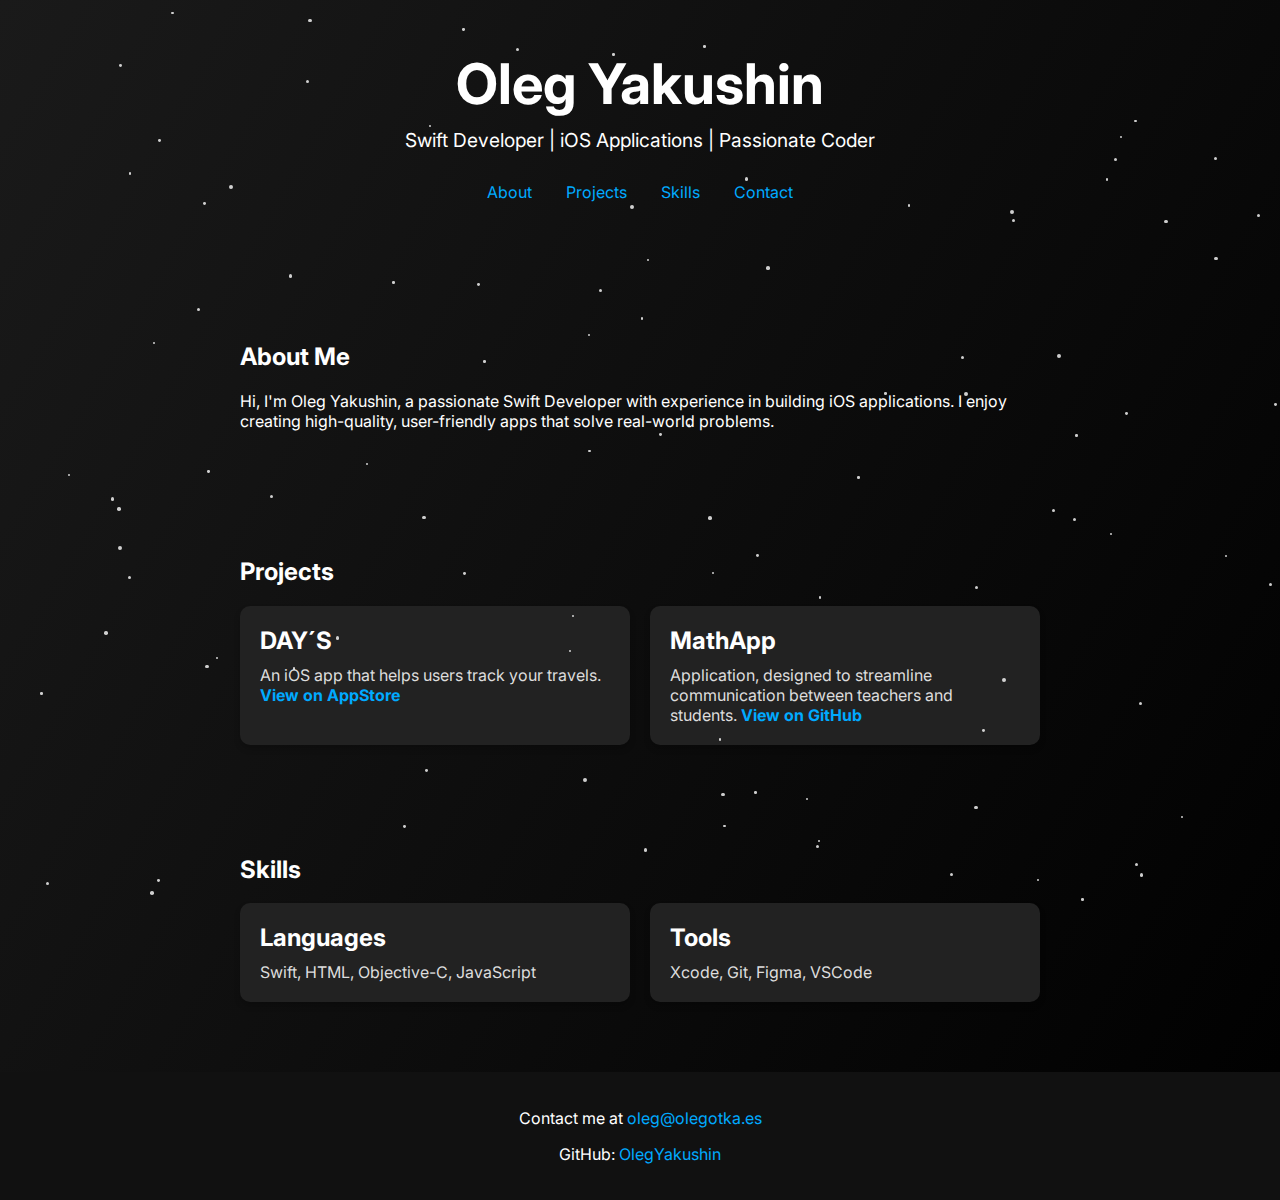
<file: index.html>
<!DOCTYPE html>
<html lang="en">

<head>
    <link rel="icon" href="assets/favicon-32x32.png" sizes="32x32" type="image/png">
    <meta name="description" content="Portfolio of Oleg Yakushin, a Swift developer specialized in iOS applications.">
<meta name="keywords" content="Oleg Yakushin, Swift, iOS developer, portfolio">
<meta name="author" content="Oleg Yakushin">
    <meta charset="UTF-8">
    <meta name="viewport" content="width=device-width, initial-scale=1.0">
    <title>Oleg Yakushin - Swift Developer</title>
    <link href="https://fonts.googleapis.com/css2?family=Inter:wght@300;400;600&display=swap" rel="stylesheet">
    <style>
      body {
            margin: 0;
            padding: 0;
            font-family: 'Inter', sans-serif;
            color: white;
            background: linear-gradient(120deg, #1a1a1a, #000000);
           
            position: relative;
        }

        .star {
            position: absolute;
            background: white;
            border-radius: 50%;
            animation: twinkle 5s infinite;
            opacity: 0.8;
        }

        @keyframes twinkle {
            0%, 100% {
                opacity: 0.5;
                transform: scale(1);
            }
            50% {
                opacity: 1;
                transform: scale(1.5);
            }
        }

        header {
            text-align: center;
            padding: 50px 20px;
        }

        header h1 {
            font-size: 3.5rem;
            margin: 0;
        }

        header p {
            font-size: 1.2rem;
            margin: 10px 0 30px;
        }

        nav {
            text-align: center;
            margin-top: 20px;
        }

        nav a {
            color: #00aaff;
            text-decoration: none;
            margin: 0 15px;
            font-size: 1rem;
            border-bottom: 1px solid transparent;
        }

        nav a:hover {
            border-bottom: 1px solid #00aaff;
        }

        section {
            max-width: 800px;
            margin: 50px auto;
            padding: 20px;
        }

        .projects, .skills {
            display: grid;
            grid-template-columns: repeat(auto-fit, minmax(300px, 1fr));
            gap: 20px;
        }

        .card {
            background: #222;
            border-radius: 10px;
            padding: 20px;
            box-shadow: 0 4px 6px rgba(0, 0, 0, 0.2);
        }

        .card h3 {
            margin: 0;
            font-size: 1.5rem;
        }

        .card p {
            margin: 10px 0 0;
            font-size: 1rem;
        }

        footer {
            text-align: center;
            padding: 20px;
            background: #111;
            margin-top: 50px;
        }

        footer a {
            color: #00aaff;
            text-decoration: none;
        }
    </style>
</head>
<body>
    <header>
        <h1>Oleg Yakushin</h1>
        <p>Swift Developer | iOS Applications | Passionate Coder</p>
        <nav>
            <a href="#about">About</a>
            <a href="#projects">Projects</a>
            <a href="#skills">Skills</a>
            <a href="#contact">Contact</a>
        </nav>
    </header>

    <section id="about">
        <h2>About Me</h2>
        <p>Hi, I'm Oleg Yakushin, a passionate Swift Developer with experience in building iOS applications. I enjoy creating high-quality, user-friendly apps that solve real-world problems.</p>
    </section>

    <section id="projects">
        <h2>Projects</h2>
        <div class="projects">
            <div class="card">
                <h3>DAY´S</h3>
                <p>An iOS app that helps users track your travels. <a href="https://apps.apple.com/tr/app/days/id6464660094">View on AppStore</a></p>
                <a href="days.html" class="project-link" style="display: none;">View Project</a>
            </div>
            <div class="card">
                <h3>MathApp</h3>
                <p>Application, designed to streamline communication between teachers and students. <a href="https://github.com/OlegYakushin/MathApp">View on GitHub</a></p>
                <a href="mathapp.html" class="project-link" style="display: none;">View Project</a>
            </div>
        </div>
    </section>

    <section id="skills">
        <h2>Skills</h2>
        <div class="skills">
            <div class="card">
                <h3>Languages</h3>
                <p>Swift, HTML, Objective-C, JavaScript</p>
            </div>
            <div class="card">
                <h3>Tools</h3>
                <p>Xcode, Git, Figma, VSCode</p>
            </div>
        </div>
    </section>
    <style>
        /* Стили для секции проектов */
        .projects {
            display: grid;
            grid-template-columns: repeat(auto-fit, minmax(300px, 1fr));
            gap: 20px;
        }
    
        .card {
            background: #222;
            border-radius: 10px;
            padding: 20px;
            box-shadow: 0 4px 6px rgba(0, 0, 0, 0.2); /* Начальная тень */
            transition: transform 0.3s ease, box-shadow 0.3s ease; /* Плавная анимация */
        }
    
        .card:hover {
            transform: translateY(-10px) scale(1.05); /* Поднимаем карточку и увеличиваем */
            box-shadow: 0 8px 15px rgba(0, 0, 0, 0.3); /* Увеличиваем тень */
        }
    
        .card h3 {
            margin: 0;
            font-size: 1.5rem;
            color: #fff;
        }
    
        .card p {
            font-size: 1rem;
            color: #ddd;
            margin-top: 10px;
        }
    
        .card a {
            color: #00aaff;
            text-decoration: none;
            font-weight: bold;
        }
    
        .card a:hover {
            text-decoration: underline;
        }
    </style>

    <footer id="contact">
        <p>Contact me at <a href="mailto:oleg@olegotka.es">oleg@olegotka.es</a></p>
        <p>GitHub: <a href="https://github.com/OlegYakushin">OlegYakushin</a></p>
       
</section>

<style>
    #subscribe {
        text-align: center;
        padding: 20px;
        background: rgba(255, 255, 255, 0.1);
        border-radius: 10px;
        max-width: 500px;
        margin: 30px auto;
    }

    #subscribe input {
        padding: 10px;
        width: 70%;
        margin-right: 10px;
    }

    #subscribe button {
        padding: 10px;
        background: #00aaff;
        color: white;
        border: none;
        border-radius: 5px;
        cursor: pointer;
    }
</style>
    </footer>
    <script>
        // Количество звезд
        const numberOfStars = 100;

        // Функция генерации случайного числа в диапазоне
        function random(min, max) {
            return Math.random() * (max - min) + min;
        }

        // Создаем звезды
        for (let i = 0; i < numberOfStars; i++) {
            const star = document.createElement('div');
            star.classList.add('star');
            
            // Задаем случайный размер звезды
            const size = random(2, 4); // Размер звезд от 2 до 4 пикселей
            star.style.width = `${size}px`;
            star.style.height = `${size}px`;
            
            // Случайное положение
            star.style.left = `${random(0, 100)}vw`;
            star.style.top = `${random(0, 100)}vh`;
            
            // Случайная задержка анимации
            star.style.animationDelay = `${random(0, 5)}s`;

            document.body.appendChild(star);
        }
    </script>
    <script async src="https://www.googletagmanager.com/gtag/js?id=G-75T821TKQY"></script>
    <script>
      window.dataLayer = window.dataLayer || [];
      function gtag(){dataLayer.push(arguments);}
      gtag('js', new Date());
    
      gtag('config', 'G-75T821TKQY');
    </script>
</body>
</html>
</file>
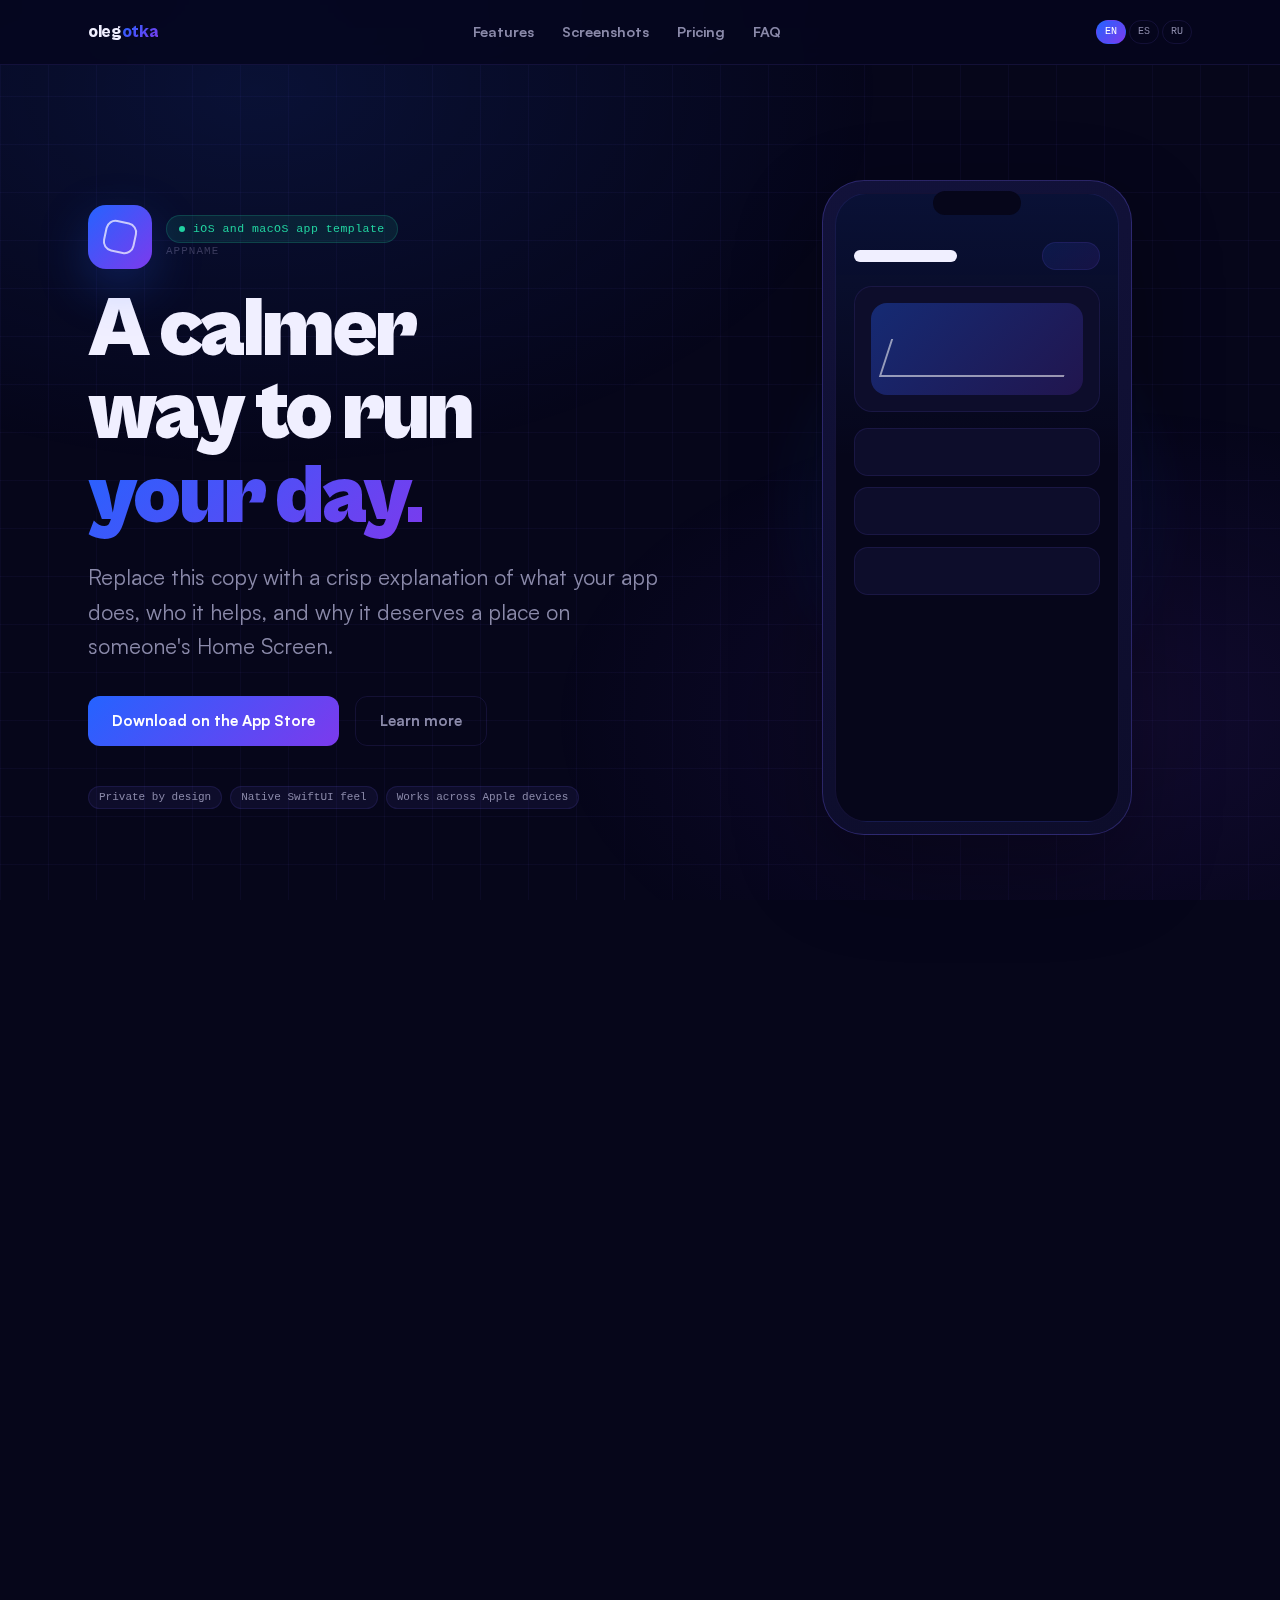
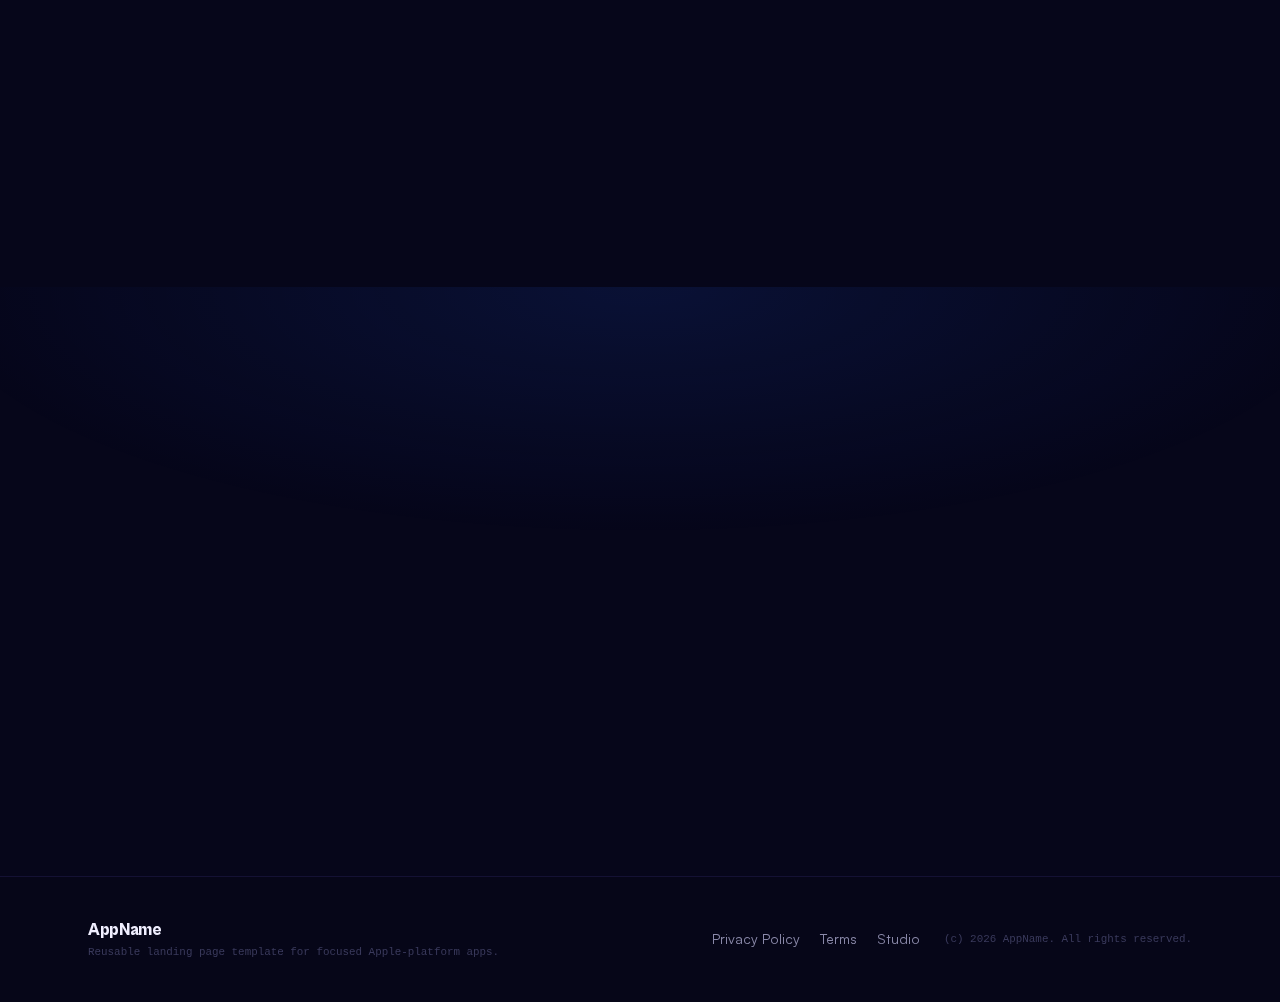
<file: apps/template/index.html>
<!DOCTYPE html>
<html lang="en" data-theme="dark">
<head>
  <meta charset="UTF-8">
  <meta name="viewport" content="width=device-width,initial-scale=1.0">
  <title>AppName - Premium app landing template</title>
  <meta name="description" content="A reusable premium app landing page template for iOS and macOS apps by Olegotka Studio.">
  <meta name="robots" content="noindex,follow">
  <link rel="canonical" href="https://olegotka.es/apps/template/">
  <link rel="icon" href="/assets/favicon.ico" sizes="any">
  <link rel="icon" href="/assets/favicon.svg" type="image/svg+xml">
  <style>
    @font-face{font-family:'Satoshi';src:url('/assets/fonts/Satoshi-Regular.woff2') format('woff2');font-weight:400;font-style:normal;font-display:swap}
    @font-face{font-family:'Satoshi';src:url('/assets/fonts/Satoshi-Medium.woff2') format('woff2');font-weight:500;font-style:normal;font-display:swap}
    @font-face{font-family:'Satoshi';src:url('/assets/fonts/Satoshi-Bold.woff2') format('woff2');font-weight:700;font-style:normal;font-display:swap}
    @font-face{font-family:'Cabinet Grotesk';src:url('/assets/fonts/CabinetGrotesk-Medium.woff2') format('woff2');font-weight:500;font-style:normal;font-display:swap}
    @font-face{font-family:'Cabinet Grotesk';src:url('/assets/fonts/CabinetGrotesk-Bold.woff2') format('woff2');font-weight:700;font-style:normal;font-display:swap}
    @font-face{font-family:'Cabinet Grotesk';src:url('/assets/fonts/CabinetGrotesk-ExtraBold.woff2') format('woff2');font-weight:800;font-style:normal;font-display:swap}
    @font-face{font-family:'Cabinet Grotesk';src:url('/assets/fonts/CabinetGrotesk-Black.woff2') format('woff2');font-weight:900;font-style:normal;font-display:swap}
    :root{
      --font-d:'Cabinet Grotesk','Inter',sans-serif;
      --font-b:'Satoshi','Inter',sans-serif;
      --font-m:'SF Mono','Menlo',monospace;
      --blue:#2563ff;--purple:#7c3aed;--ok:#22d3a0;
      --grad:linear-gradient(135deg,#2563ff 0%,#7c3aed 100%);
      --ease:cubic-bezier(.16,1,.3,1);--tr:200ms cubic-bezier(.16,1,.3,1);
      --r-sm:6px;--r-md:12px;--r-lg:16px;--r-xl:24px;--r-full:9999px;
      --cw:1200px;--sec:clamp(5rem,9vw,8rem);
    }
    html[data-theme="dark"]{
      --bg:#06061a;--bg-alt:#080820;--surface:#0d0d2b;--surface-2:#12123a;
      --border:rgba(120,100,255,.12);--border-h:rgba(120,100,255,.28);
      --text:#f0efff;--text-m:#8b8aaa;--text-f:#3a3a5c;
      --ok-bg:rgba(34,211,160,.1);--glass:rgba(6,6,26,.85);
      --grad-sub:linear-gradient(135deg,rgba(37,99,255,.12) 0%,rgba(124,58,237,.12) 100%);
      color-scheme:dark;
    }
    html[data-theme="light"]{
      --bg:#f7f8ff;--bg-alt:#eef2ff;--surface:#ffffff;--surface-2:#f5f6ff;
      --border:rgba(79,70,229,.14);--border-h:rgba(79,70,229,.32);
      --text:#101225;--text-m:#596078;--text-f:#9aa1b8;
      --ok-bg:rgba(34,211,160,.13);--glass:rgba(247,248,255,.85);
      --grad-sub:linear-gradient(135deg,rgba(37,99,255,.1) 0%,rgba(124,58,237,.1) 100%);
      color-scheme:light;
    }
    *,*::before,*::after{box-sizing:border-box;margin:0;padding:0}
    html{-webkit-font-smoothing:antialiased;scroll-behavior:smooth;scroll-padding-top:82px}
    body{font-family:var(--font-b);font-size:1rem;line-height:1.6;color:var(--text);background:var(--bg);min-height:100dvh;overflow-x:hidden}
    body::before{content:'';position:fixed;inset:0;z-index:0;pointer-events:none;background-image:linear-gradient(rgba(120,100,255,.05) 1px,transparent 1px),linear-gradient(90deg,rgba(120,100,255,.05) 1px,transparent 1px);background-size:48px 48px}
    body::after{content:'';position:fixed;inset:0;z-index:0;pointer-events:none;background:radial-gradient(ellipse 70% 60% at 20% 10%,rgba(37,99,255,.12),transparent 70%),radial-gradient(ellipse 60% 50% at 85% 80%,rgba(124,58,237,.1),transparent 70%)}
    h1,h2,h3,h4{font-family:var(--font-d);line-height:1.1;text-wrap:balance}
    p{text-wrap:pretty;max-width:68ch}
    a{color:inherit;text-decoration:none}
    button{cursor:pointer;background:none;border:none;font:inherit;color:inherit}
    .page{position:relative;z-index:1}
    .container{max-width:var(--cw);margin:0 auto;padding:0 clamp(1.5rem,4vw,3rem)}
    section{padding:var(--sec) 0}
    .grad-text{background:var(--grad);-webkit-background-clip:text;-webkit-text-fill-color:transparent;background-clip:text}
    .badge-pill{display:inline-flex;align-items:center;gap:.5rem;font-family:var(--font-m);font-size:.72rem;letter-spacing:.04em;color:var(--ok);background:var(--ok-bg);border:1px solid rgba(34,211,160,.2);border-radius:var(--r-full);padding:.25rem .75rem}
    .dot{width:6px;height:6px;border-radius:50%;background:var(--ok);flex-shrink:0;animation:pulse 2s ease-in-out infinite}
    @keyframes pulse{0%,100%{opacity:1}50%{opacity:.4}}
    .btn{display:inline-flex;align-items:center;justify-content:center;gap:.5rem;font-size:.9375rem;font-weight:700;padding:.75rem 1.5rem;border-radius:var(--r-md);min-height:48px;white-space:nowrap;transition:transform var(--tr),box-shadow var(--tr),filter var(--tr),border-color var(--tr),background var(--tr)}
    .btn:active{transform:scale(.97)}
    .btn-primary{background:var(--grad);color:#fff}
    .btn-primary:hover{box-shadow:0 6px 24px rgba(37,99,255,.35);filter:brightness(1.07)}
    .btn-ghost{color:var(--text-m);border:1.5px solid var(--border);background:transparent}
    .btn-ghost:hover{border-color:var(--border-h);color:var(--text);background:rgba(120,100,255,.06)}
    .card{background:var(--surface);border:1px solid var(--border);border-radius:var(--r-xl);padding:2rem;position:relative;overflow:hidden;transition:border-color var(--tr),box-shadow var(--tr),transform var(--tr)}
    .card::before{content:'';position:absolute;inset:0;background:var(--grad-sub);opacity:0;transition:opacity var(--tr);pointer-events:none}
    .card:hover{border-color:var(--border-h);transform:translateY(-3px);box-shadow:0 12px 40px rgba(37,99,255,.12),0 0 0 1px rgba(120,100,255,.15)}
    .card:hover::before{opacity:1}
    .card>*{position:relative;z-index:1}
    nav{position:sticky;top:0;z-index:100;background:var(--glass);backdrop-filter:saturate(180%) blur(16px);-webkit-backdrop-filter:saturate(180%) blur(16px);border-bottom:1px solid var(--border)}
    .nav-inner{max-width:var(--cw);height:64px;margin:0 auto;padding:0 clamp(1.5rem,4vw,3rem);display:flex;align-items:center;gap:1rem}
    .logo{font-family:var(--font-d);font-size:1.1rem;font-weight:800;letter-spacing:-.02em}
    .logo span{background:var(--grad);-webkit-background-clip:text;-webkit-text-fill-color:transparent;background-clip:text}
    .nav-links{display:flex;gap:.25rem;margin:0 auto}
    .nav-a{font-size:.9rem;font-weight:600;color:var(--text-m);padding:.375rem .75rem;border-radius:var(--r-sm);transition:color var(--tr),background var(--tr)}
    .nav-a:hover{color:var(--text);background:rgba(120,100,255,.08)}
    .nav-right{display:flex;align-items:center;gap:.5rem}
    .icon-btn{width:36px;height:36px;border:1px solid var(--border);border-radius:var(--r-full);display:none;place-items:center;color:var(--text-m);transition:all var(--tr)}
    .icon-btn:hover{border-color:var(--border-h);color:var(--text);background:rgba(120,100,255,.08)}
    .lang-sw{display:flex;align-items:center;gap:3px}
    .lang-btn{font-family:var(--font-m);font-size:10px;font-weight:500;color:var(--text-m);padding:3px 8px;border-radius:var(--r-full);border:1px solid var(--border);transition:all var(--tr)}
    .lang-btn.active{background:var(--grad);color:#fff;border-color:transparent}
    .hero{min-height:calc(100vh - 64px);display:flex;align-items:center;padding:clamp(5rem,9vw,8rem) 0}
    .hero-grid{display:grid;grid-template-columns:minmax(0,1fr) minmax(300px,430px);gap:clamp(2rem,7vw,6rem);align-items:center}
    .app-kicker{display:flex;align-items:center;gap:.875rem;margin-bottom:1.25rem}
    .app-icon{width:64px;height:64px;border-radius:18px;background:var(--grad);display:grid;place-items:center;box-shadow:0 18px 50px rgba(37,99,255,.25);position:relative;overflow:hidden}
    .app-icon::after{content:'';width:32px;height:32px;border:2px solid rgba(255,255,255,.7);border-radius:10px;transform:rotate(12deg)}
    .app-label{font-family:var(--font-m);font-size:.68rem;color:var(--text-f);letter-spacing:.1em;text-transform:uppercase}
    .hero-h1{font-size:clamp(3rem,.5rem + 6vw,6.7rem);font-weight:900;letter-spacing:-.03em;line-height:.98;margin-bottom:1.35rem}
    .hero-sub{font-size:clamp(1.125rem,1rem + .55vw,1.35rem);color:var(--text-m);max-width:54ch;margin-bottom:2rem}
    .hero-actions{display:flex;flex-wrap:wrap;gap:1rem;margin-bottom:2.5rem}
    .hero-points{display:flex;flex-wrap:wrap;gap:.5rem}
    .tag{display:inline-flex;align-items:center;font-family:var(--font-m);font-size:11px;color:var(--text-m);background:rgba(120,100,255,.08);border:1px solid var(--border);border-radius:var(--r-full);padding:2px .625rem;white-space:nowrap}
    .device-wrap{position:relative;min-height:560px;display:grid;place-items:center}
    .device-halo{position:absolute;width:min(76vw,460px);aspect-ratio:1;border-radius:50%;background:radial-gradient(circle,rgba(37,99,255,.18),transparent 68%);filter:blur(2px)}
    .phone{width:min(76vw,310px);aspect-ratio:9/19;border:1px solid var(--border-h);border-radius:42px;background:linear-gradient(160deg,var(--surface-2),var(--surface));padding:12px;box-shadow:0 34px 90px rgba(0,0,0,.32);position:relative}
    .phone::before{content:'';position:absolute;top:10px;left:50%;width:88px;height:24px;transform:translateX(-50%);border-radius:var(--r-full);background:var(--bg)}
    .phone-screen{height:100%;border-radius:32px;border:1px solid var(--border);background:linear-gradient(180deg,rgba(37,99,255,.12),transparent 42%),var(--bg);padding:3rem 1.1rem 1rem;display:flex;flex-direction:column;gap:1rem;overflow:hidden}
    .mock-row{display:flex;align-items:center;justify-content:space-between;gap:.75rem}
    .mock-title{height:12px;width:42%;border-radius:var(--r-full);background:var(--text)}
    .mock-pill{height:28px;width:58px;border-radius:var(--r-full);background:var(--grad-sub);border:1px solid var(--border)}
    .mock-card{border:1px solid var(--border);border-radius:18px;background:var(--surface);padding:1rem;min-height:110px}
    .mock-chart{height:92px;border-radius:16px;background:linear-gradient(135deg,rgba(37,99,255,.34),rgba(124,58,237,.18));position:relative;overflow:hidden}
    .mock-chart::after{content:'';position:absolute;left:14px;right:14px;bottom:18px;height:38px;border:2px solid rgba(255,255,255,.55);border-top:0;border-right:0;transform:skewX(-18deg)}
    .mock-list{display:grid;gap:.7rem}
    .mock-line{height:48px;border-radius:14px;background:var(--surface);border:1px solid var(--border)}
    .sec-head{margin-bottom:3rem}
    .sec-pre{font-family:var(--font-m);font-size:.68rem;color:var(--text-f);letter-spacing:.1em;text-transform:uppercase;margin-bottom:.75rem;display:block}
    .sec-h2{font-size:clamp(2rem,1.2rem + 2.5vw,3.2rem);font-weight:800;letter-spacing:-.025em;margin-bottom:1rem}
    .sec-sub{font-size:1rem;color:var(--text-m);max-width:52ch}
    .features-grid{display:grid;grid-template-columns:repeat(3,1fr);gap:1.25rem}
    .feature-icon,.step-num{width:44px;height:44px;border-radius:.75rem;background:var(--grad-sub);border:1px solid var(--border);display:grid;place-items:center;margin-bottom:1.25rem;font-family:var(--font-d);font-weight:800;color:var(--text)}
    .card-title{font-family:var(--font-d);font-size:1.2rem;font-weight:700;letter-spacing:-.02em;margin-bottom:.5rem}
    .card-text{font-size:.9375rem;color:var(--text-m);line-height:1.55}
    #screenshots{background:var(--bg-alt)}
    .shots-grid{display:grid;grid-template-columns:1.2fr .9fr .9fr;gap:1.25rem;align-items:stretch}
    .shot{min-height:360px;border-radius:var(--r-xl);border:1px solid var(--border);background:var(--surface);padding:1rem;overflow:hidden;position:relative}
    .shot.large{grid-row:span 2;min-height:560px}
    .shot-screen{height:100%;border-radius:18px;background:linear-gradient(145deg,rgba(37,99,255,.16),rgba(124,58,237,.08)),var(--bg);border:1px solid var(--border);padding:1rem;display:flex;flex-direction:column;gap:.8rem}
    .shot-bar{height:11px;border-radius:var(--r-full);background:var(--text);opacity:.85}
    .shot-block{flex:1;border-radius:16px;background:var(--surface);border:1px solid var(--border)}
    .shot-caption{position:absolute;left:1.25rem;right:1.25rem;bottom:1.25rem;font-family:var(--font-m);font-size:.68rem;color:var(--text-f);letter-spacing:.08em;text-transform:uppercase}
    .steps-grid,.pricing-grid{display:grid;grid-template-columns:repeat(3,1fr);gap:1.25rem}
    .price-card{display:flex;flex-direction:column;gap:1.25rem}
    .price-card.featured{background:var(--surface-2);border-color:rgba(37,99,255,.4);box-shadow:0 0 0 1px rgba(37,99,255,.2),0 20px 60px rgba(37,99,255,.12)}
    .price-popular{position:absolute;top:1.25rem;right:1.25rem;font-family:var(--font-m);font-size:10px;color:#fff;background:var(--grad);border-radius:var(--r-full);padding:3px .625rem}
    .price-amount{font-family:var(--font-d);font-size:clamp(1.9rem,1rem + 2vw,2.6rem);font-weight:800;letter-spacing:-.04em;line-height:1}
    .price-note{font-family:var(--font-m);font-size:.68rem;color:var(--text-f);margin-top:.25rem}
    .price-divider{height:1px;background:var(--border)}
    .price-feature{font-size:.875rem;color:var(--text-m);display:flex;align-items:flex-start;gap:.5rem;line-height:1.4}
    .price-feature::before{content:'->';color:var(--blue);flex-shrink:0;font-family:var(--font-m);font-size:.7rem;margin-top:.08rem}
    .faq-list{display:grid;grid-template-columns:1fr 1fr;gap:1rem}
    details{background:var(--surface);border:1px solid var(--border);border-radius:var(--r-lg);padding:1.25rem;transition:border-color var(--tr),background var(--tr)}
    details:hover,details[open]{border-color:var(--border-h);background:var(--surface-2)}
    summary{cursor:pointer;font-weight:700;list-style:none;display:flex;justify-content:space-between;gap:1rem}
    summary::-webkit-details-marker{display:none}
    summary::after{content:'+';font-family:var(--font-m);color:var(--text-f)}
    details[open] summary::after{content:'-'}
    details p{margin-top:.75rem;color:var(--text-m);font-size:.9375rem}
    .final-cta{text-align:center;background:radial-gradient(ellipse 80% 60% at 50% 0%,rgba(37,99,255,.12),transparent 70%)}
    .cta-inner{max-width:760px;margin:0 auto;padding:0 clamp(1.5rem,4vw,3rem);display:flex;flex-direction:column;align-items:center;gap:1.75rem}
    .cta-h2{font-size:clamp(2rem,1rem + 4vw,4.5rem);font-weight:900;letter-spacing:-.03em}
    footer{padding:2.5rem 0;border-top:1px solid var(--border);background:color-mix(in srgb,var(--bg) 94%,#000 6%)}
    .footer-inner{max-width:var(--cw);margin:0 auto;padding:0 clamp(1.5rem,4vw,3rem);display:grid;grid-template-columns:1fr auto auto;align-items:center;gap:1.5rem}
    .f-logo{font-family:var(--font-d);font-size:1.05rem;font-weight:800;letter-spacing:-.02em}
    .f-links{display:flex;gap:1.25rem;flex-wrap:wrap}
    .f-link,.f-copy{font-size:.875rem;color:var(--text-m)}
    .f-copy{font-family:var(--font-m);font-size:.68rem;color:var(--text-f)}
    .reveal{opacity:0;transform:translateY(18px);transition:opacity 550ms var(--ease),transform 550ms var(--ease)}
    .reveal.in{opacity:1;transform:none}
    @media(max-width:980px){
      .hero-grid{grid-template-columns:1fr}
      .device-wrap{min-height:500px}
      .features-grid,.steps-grid,.pricing-grid{grid-template-columns:1fr 1fr}
      .shots-grid{grid-template-columns:1fr 1fr}
      .shot.large{grid-column:1/-1;min-height:460px}
      .footer-inner{grid-template-columns:1fr}
    }
    @media(max-width:680px){
      .nav-inner{height:auto;min-height:64px;display:grid;grid-template-columns:1fr auto;gap:.75rem;padding:.8rem 1rem}
      .nav-links{grid-column:1/-1;order:3;overflow:auto;margin:0;padding-bottom:.1rem}
      .nav-a{white-space:nowrap}
      .hero{padding-top:4rem}
      .hero-actions .btn{width:100%}
      .device-wrap{min-height:420px}
      .phone{width:min(78vw,270px)}
      .features-grid,.steps-grid,.pricing-grid,.faq-list,.shots-grid{grid-template-columns:1fr}
      .shot,.shot.large{min-height:340px}
      .card{padding:1.5rem}
      .footer-inner{text-align:left}
    }
  </style>
</head>
<body>
  <div class="page">
    <nav>
      <div class="nav-inner">
        <a href="/" class="logo" aria-label="Back to Olegotka homepage">oleg<span>otka</span></a>
        <div class="nav-links" aria-label="App page navigation">
          <a href="#features" class="nav-a" data-i18n="nav.features">Features</a>
          <a href="#screenshots" class="nav-a" data-i18n="nav.screenshots">Screenshots</a>
          <a href="#pricing" class="nav-a" data-i18n="nav.pricing">Pricing</a>
          <a href="#faq" class="nav-a" data-i18n="nav.faq">FAQ</a>
        </div>
        <div class="nav-right">
          <div class="lang-sw" aria-label="Language switcher">
            <button class="lang-btn active" type="button" data-lang="en">EN</button>
            <button class="lang-btn" type="button" data-lang="es">ES</button>
            <button class="lang-btn" type="button" data-lang="ru">RU</button>
          </div>
          <button class="icon-btn" type="button" data-theme-toggle aria-label="Toggle theme">
            <span data-theme-icon>L</span>
          </button>
        </div>
      </div>
    </nav>

    <main id="app-root"></main>

    <footer>
      <div class="footer-inner">
        <div>
          <a href="/" class="f-logo" data-app-name>AppName</a>
          <p class="f-copy" data-app-footer>Reusable landing page template for focused Apple-platform apps.</p>
        </div>
        <div class="f-links">
          <a href="#" class="f-link" data-i18n="footer.privacy">Privacy Policy</a>
          <a href="#" class="f-link" data-i18n="footer.terms">Terms</a>
          <a href="/" class="f-link" data-i18n="footer.studio">Studio</a>
        </div>
        <p class="f-copy" data-app-copy>(c) 2026 AppName. All rights reserved.</p>
      </div>
    </footer>
  </div>

  <script>
    const APP_TEMPLATE = {
      en: {
        appName: "AppName",
        tagline: "A calmer way to run your day.",
        description: "Replace this copy with a crisp explanation of what your app does, who it helps, and why it deserves a place on someone's Home Screen.",
        badge: "iOS and macOS app template",
        primaryCta: "Download on the App Store",
        secondaryCta: "Learn more",
        storeUrl: "#",
        nav: { features: "Features", screenshots: "Screenshots", pricing: "Pricing", faq: "FAQ" },
        heroTags: ["Private by design", "Native SwiftUI feel", "Works across Apple devices"],
        featuresTitle: "Designed for daily use.",
        featuresSubtitle: "Swap these cards for the app's strongest outcomes. Keep them short, concrete, and benefit-led.",
        features: [
          { icon: "01", title: "Fast capture", text: "Turn an idea, task, or moment into a clean record in seconds." },
          { icon: "02", title: "Smart organization", text: "Group the important things automatically without making users manage a system." },
          { icon: "03", title: "Gentle reminders", text: "Bring people back at the right time with quiet, useful nudges." },
          { icon: "04", title: "Offline first", text: "Make core flows feel instant even when the connection is unreliable." },
          { icon: "05", title: "Private sync", text: "Keep user data available across devices with a privacy-forward architecture." },
          { icon: "06", title: "Beautiful widgets", text: "Give users glanceable value from the Lock Screen and Home Screen." }
        ],
        screenshotsTitle: "Preview the product.",
        screenshotsSubtitle: "Use these placeholders until real App Store screenshots are ready.",
        screenshots: ["Today view", "Detail screen", "Widget state", "Settings"],
        stepsTitle: "How it works.",
        stepsSubtitle: "Three simple steps are enough for most app landing pages.",
        steps: [
          { title: "Capture", text: "Open the app and save the thing that matters with one focused action." },
          { title: "Refine", text: "The app organizes the context, timing, and next step automatically." },
          { title: "Return", text: "Come back through reminders, widgets, or search when the moment is right." }
        ],
        pricingTitle: "Simple pricing.",
        pricingSubtitle: "Placeholder plans for free, subscription, and lifetime purchase models.",
        pricing: [
          { name: "Free", price: "$0", note: "Starter plan", text: "For trying the core workflow.", features: ["Core app flow", "Limited items", "Basic widgets"], cta: "Start free" },
          { name: "Premium", price: "$4.99", note: "per month", text: "For people who use it every day.", features: ["Unlimited items", "Cloud sync", "Advanced reminders"], cta: "Start trial", featured: true },
          { name: "Lifetime", price: "$49", note: "one-time purchase", text: "For users who prefer to own it.", features: ["All premium features", "Future updates", "Family sharing placeholder"], cta: "Buy lifetime" }
        ],
        faqTitle: "Questions, answered.",
        faqSubtitle: "Replace these with product-specific launch, privacy, and billing answers.",
        faq: [
          { q: "Is this a real app?", a: "This is a reusable landing page template. Replace the placeholder content with your app's real details." },
          { q: "Where do the App Store buttons go?", a: "The CTA links use placeholder anchors for now. Point them to the App Store listing when the app is live." },
          { q: "Can I use this for macOS apps?", a: "Yes. The structure is written for Apple-platform apps and works for iOS, iPadOS, macOS, and watchOS." },
          { q: "Does it support dark and light mode?", a: "The template keeps light-theme tokens for later, but currently renders dark by default." },
          { q: "How should I customize screenshots?", a: "Replace the placeholders with real product imagery or screenshots once the app UI is stable." }
        ],
        finalTitle: "Ready for App Store launch.",
        finalText: "Use this closing section to repeat the main outcome and send visitors to the App Store.",
        footerDescription: "Reusable landing page template for focused Apple-platform apps.",
        copyright: "(c) 2026 AppName. All rights reserved.",
        footer: { privacy: "Privacy Policy", terms: "Terms", studio: "Studio" }
      },
      es: {
        appName: "AppName",
        tagline: "Una forma mas tranquila de organizar tu dia.",
        description: "Sustituye este texto por una explicacion clara de que hace tu app, a quien ayuda y por que merece estar en la pantalla de inicio.",
        badge: "Plantilla para apps iOS y macOS",
        primaryCta: "Descargar en App Store",
        secondaryCta: "Ver mas",
        storeUrl: "#",
        nav: { features: "Funciones", screenshots: "Capturas", pricing: "Precios", faq: "FAQ" },
        heroTags: ["Privada por diseno", "Sensacion nativa SwiftUI", "Para dispositivos Apple"],
        featuresTitle: "Disenada para uso diario.",
        featuresSubtitle: "Cambia estas tarjetas por los resultados mas fuertes de la app. Breves, concretos y orientados al beneficio.",
        features: [
          { icon: "01", title: "Captura rapida", text: "Convierte una idea, tarea o momento en un registro limpio en segundos." },
          { icon: "02", title: "Organizacion inteligente", text: "Agrupa lo importante automaticamente sin obligar al usuario a gestionar un sistema." },
          { icon: "03", title: "Recordatorios suaves", text: "Trae a las personas de vuelta en el momento adecuado con avisos utiles." },
          { icon: "04", title: "Offline primero", text: "Los flujos principales se sienten instantaneos incluso con mala conexion." },
          { icon: "05", title: "Sync privado", text: "Datos disponibles en todos los dispositivos con arquitectura enfocada en privacidad." },
          { icon: "06", title: "Widgets bonitos", text: "Valor visible desde la pantalla de bloqueo y la pantalla de inicio." }
        ],
        screenshotsTitle: "Vista previa del producto.",
        screenshotsSubtitle: "Usa estos placeholders hasta tener capturas reales para App Store.",
        screenshots: ["Vista de hoy", "Detalle", "Widget", "Ajustes"],
        stepsTitle: "Como funciona.",
        stepsSubtitle: "Tres pasos simples suelen bastar para una landing de app.",
        steps: [
          { title: "Captura", text: "Abre la app y guarda lo importante con una accion enfocada." },
          { title: "Refina", text: "La app organiza contexto, tiempo y siguiente paso automaticamente." },
          { title: "Vuelve", text: "Regresa con recordatorios, widgets o busqueda cuando toca." }
        ],
        pricingTitle: "Precios simples.",
        pricingSubtitle: "Planes placeholder para modelo gratis, suscripcion y compra lifetime.",
        pricing: [
          { name: "Gratis", price: "$0", note: "Plan inicial", text: "Para probar el flujo principal.", features: ["Flujo principal", "Items limitados", "Widgets basicos"], cta: "Empezar gratis" },
          { name: "Premium", price: "$4.99", note: "al mes", text: "Para quien la usa cada dia.", features: ["Items ilimitados", "Sync en la nube", "Recordatorios avanzados"], cta: "Probar", featured: true },
          { name: "Lifetime", price: "$49", note: "pago unico", text: "Para usuarios que prefieren comprar.", features: ["Todo premium", "Futuras actualizaciones", "Family sharing placeholder"], cta: "Comprar lifetime" }
        ],
        faqTitle: "Preguntas frecuentes.",
        faqSubtitle: "Sustituye estas respuestas por dudas reales de lanzamiento, privacidad y pagos.",
        faq: [
          { q: "Es una app real?", a: "Es una plantilla reutilizable. Cambia los placeholders por detalles reales de tu app." },
          { q: "A donde van los botones App Store?", a: "Ahora apuntan a enlaces placeholder. Cambialos por la ficha de App Store cuando este publicada." },
          { q: "Sirve para apps macOS?", a: "Si. La estructura funciona para iOS, iPadOS, macOS y watchOS." },
          { q: "Tiene modo claro y oscuro?", a: "La plantilla conserva tokens de tema claro para mas adelante, pero ahora se muestra en modo oscuro." },
          { q: "Como personalizo capturas?", a: "Sustituye los placeholders por imagenes reales cuando la UI este estable." }
        ],
        finalTitle: "Lista para lanzar en App Store.",
        finalText: "Usa este cierre para repetir el resultado principal y enviar visitantes al App Store.",
        footerDescription: "Plantilla reutilizable para landing pages de apps Apple.",
        copyright: "(c) 2026 AppName. Todos los derechos reservados.",
        footer: { privacy: "Privacidad", terms: "Terminos", studio: "Studio" }
      },
      ru: {
        appName: "AppName",
        tagline: "Spokoynyy sposob upravlyat dnem.",
        description: "Zamenite etot tekst na kratkoe opisanie: chto delaet prilozhenie, komu pomogaet i pochemu ego stoit ustanovit.",
        badge: "Shablon dlya iOS i macOS app",
        primaryCta: "Skachat v App Store",
        secondaryCta: "Uznat bolshe",
        storeUrl: "#",
        nav: { features: "Funkcii", screenshots: "Skriny", pricing: "Ceny", faq: "FAQ" },
        heroTags: ["Privacy first", "Native SwiftUI feel", "Dlya Apple devices"],
        featuresTitle: "Dlya ezhednevnogo ispolzovaniya.",
        featuresSubtitle: "Zamenite kartochki na glavnyye preimushchestva vashego prilozheniya.",
        features: [
          { icon: "01", title: "Bystryy vvod", text: "Sohranyayte ideyu, zadachu ili moment za neskolko sekund." },
          { icon: "02", title: "Umnaya organizaciya", text: "Vazhnoe gruppiruetsya avtomaticheski, bez slozhnoy sistemy." },
          { icon: "03", title: "Myagkie napominaniya", text: "Vozvrashchayte polzovatelya v nuzhnyy moment." },
          { icon: "04", title: "Offline first", text: "Osnovnye scenarii rabotayut bystro dazhe bez stabilnogo interneta." },
          { icon: "05", title: "Privatnyy sync", text: "Dannye dostupny na ustroystvah s fokusom na privacy." },
          { icon: "06", title: "Krasivye vidzhety", text: "Polza na Lock Screen i Home Screen s pervogo vzglyada." }
        ],
        screenshotsTitle: "Preview produkta.",
        screenshotsSubtitle: "Ispolzuyte placeholders, poka net realnyh App Store skrinshotov.",
        screenshots: ["Today view", "Detail", "Widget", "Settings"],
        stepsTitle: "Kak eto rabotaet.",
        stepsSubtitle: "Tri prostyh shaga dostatochno dlya bolshinstva app landing pages.",
        steps: [
          { title: "Zahvat", text: "Otkroyte app i sohranite vazhnoe odnim deystviem." },
          { title: "Utochnenie", text: "App organizuet kontekst, vremya i sleduyushchiy shag." },
          { title: "Vozvrat", text: "Vernites cherez reminder, widget ili search v nuzhnyy moment." }
        ],
        pricingTitle: "Prostye ceny.",
        pricingSubtitle: "Placeholder plany dlya free, subscription i lifetime purchase.",
        pricing: [
          { name: "Free", price: "$0", note: "Start", text: "Chtoby poprobovat osnovnoy flow.", features: ["Core flow", "Limited items", "Basic widgets"], cta: "Nachat" },
          { name: "Premium", price: "$4.99", note: "v mesyac", text: "Dlya ezhednevnogo ispolzovaniya.", features: ["Unlimited items", "Cloud sync", "Advanced reminders"], cta: "Trial", featured: true },
          { name: "Lifetime", price: "$49", note: "odin platezh", text: "Dlya teh, kto hochet kupit navsegda.", features: ["All premium", "Future updates", "Family sharing placeholder"], cta: "Kupit" }
        ],
        faqTitle: "Voprosy i otvety.",
        faqSubtitle: "Zamenite na realnye voprosy pro launch, privacy i billing.",
        faq: [
          { q: "Eto realnoe prilozhenie?", a: "Eto reusable landing page template. Zamenite placeholder content na realnye dannye." },
          { q: "Kuda vedut App Store knopki?", a: "Seychas eto placeholder links. Zamenite ih na App Store listing posle publikatcii." },
          { q: "Mozhno dlya macOS app?", a: "Da. Struktura podhodit dlya iOS, iPadOS, macOS i watchOS." },
          { q: "Est dark i light mode?", a: "Light-theme tokens sohraneny na budushchee, no seychas stranica renderitsya v dark mode." },
          { q: "Kak zamenit skrinshoty?", a: "Zamenite placeholders na realnye product images, kogda UI stabilen." }
        ],
        finalTitle: "Gotovo k App Store launch.",
        finalText: "Ispolzuyte final CTA, chtoby povtorit glavnoe preimushchestvo i otpravit v App Store.",
        footerDescription: "Reusable landing page template dlya Apple-platform apps.",
        copyright: "(c) 2026 AppName. Vse prava zashchishcheny.",
        footer: { privacy: "Privacy Policy", terms: "Terms", studio: "Studio" }
      }
    };

    const root = document.getElementById('app-root');
    let currentLang = 'en';

    function html(strings, ...values) {
      return strings.reduce((out, str, i) => out + str + (values[i] ?? ''), '');
    }

    function escapeText(value) {
      return String(value).replace(/[&<>"']/g, char => ({ '&':'&amp;', '<':'&lt;', '>':'&gt;', '"':'&quot;', "'":'&#039;' }[char]));
    }

    function renderPage(lang) {
      const data = APP_TEMPLATE[lang] || APP_TEMPLATE.en;
      document.documentElement.lang = lang;
      document.title = `${data.appName} - ${data.tagline}`;
      document.querySelectorAll('[data-app-name]').forEach(el => { el.textContent = data.appName; });
      document.querySelector('[data-app-footer]').textContent = data.footerDescription;
      document.querySelector('[data-app-copy]').textContent = data.copyright;
      document.querySelectorAll('[data-i18n]').forEach(el => {
        const key = el.getAttribute('data-i18n').split('.');
        let value = data;
        key.forEach(part => { value = value?.[part]; });
        if (value) el.textContent = value;
      });
      document.querySelectorAll('[data-lang]').forEach(btn => btn.classList.toggle('active', btn.dataset.lang === lang));

      root.innerHTML = html`
        <section class="hero">
          <div class="container hero-grid">
            <div class="hero-copy">
              <div class="app-kicker reveal">
                <div class="app-icon" aria-hidden="true"></div>
                <div>
                  <span class="badge-pill"><span class="dot"></span>${escapeText(data.badge)}</span>
                  <p class="app-label">${escapeText(data.appName)}</p>
                </div>
              </div>
              <h1 class="hero-h1 reveal">${escapeText(data.tagline.split(' ').slice(0,-2).join(' '))}<br><span class="grad-text">${escapeText(data.tagline.split(' ').slice(-2).join(' '))}</span></h1>
              <p class="hero-sub reveal">${escapeText(data.description)}</p>
              <div class="hero-actions reveal">
                <a href="${escapeText(data.storeUrl)}" class="btn btn-primary">${escapeText(data.primaryCta)}</a>
                <a href="#features" class="btn btn-ghost">${escapeText(data.secondaryCta)}</a>
              </div>
              <div class="hero-points reveal">${data.heroTags.map(tag => `<span class="tag">${escapeText(tag)}</span>`).join('')}</div>
            </div>
            <div class="device-wrap reveal" aria-label="App screenshot placeholder">
              <div class="device-halo"></div>
              <div class="phone">
                <div class="phone-screen">
                  <div class="mock-row"><span class="mock-title"></span><span class="mock-pill"></span></div>
                  <div class="mock-card"><div class="mock-chart"></div></div>
                  <div class="mock-list"><span class="mock-line"></span><span class="mock-line"></span><span class="mock-line"></span></div>
                </div>
              </div>
            </div>
          </div>
        </section>

        <section id="features">
          <div class="container">
            <div class="sec-head reveal">
              <span class="sec-pre">// Features</span>
              <h2 class="sec-h2">${escapeText(data.featuresTitle)}</h2>
              <p class="sec-sub">${escapeText(data.featuresSubtitle)}</p>
            </div>
            <div class="features-grid">
              ${data.features.map(item => `
                <article class="card reveal">
                  <div class="feature-icon">${escapeText(item.icon)}</div>
                  <h3 class="card-title">${escapeText(item.title)}</h3>
                  <p class="card-text">${escapeText(item.text)}</p>
                </article>
              `).join('')}
            </div>
          </div>
        </section>

        <section id="screenshots">
          <div class="container">
            <div class="sec-head reveal">
              <span class="sec-pre">// Screenshots</span>
              <h2 class="sec-h2">${escapeText(data.screenshotsTitle)}</h2>
              <p class="sec-sub">${escapeText(data.screenshotsSubtitle)}</p>
            </div>
            <div class="shots-grid">
              ${data.screenshots.map((label, index) => `
                <article class="shot ${index === 0 ? 'large' : ''} reveal">
                  <div class="shot-screen">
                    <span class="shot-bar" style="width:${index === 0 ? '46' : '58'}%"></span>
                    <span class="shot-block"></span>
                    <span class="shot-bar" style="width:72%;opacity:.45"></span>
                    <span class="shot-bar" style="width:54%;opacity:.28"></span>
                  </div>
                  <p class="shot-caption">${escapeText(label)}</p>
                </article>
              `).join('')}
            </div>
          </div>
        </section>

        <section id="how-it-works">
          <div class="container">
            <div class="sec-head reveal">
              <span class="sec-pre">// Flow</span>
              <h2 class="sec-h2">${escapeText(data.stepsTitle)}</h2>
              <p class="sec-sub">${escapeText(data.stepsSubtitle)}</p>
            </div>
            <div class="steps-grid">
              ${data.steps.map((step, index) => `
                <article class="card reveal">
                  <div class="step-num">${String(index + 1).padStart(2, '0')}</div>
                  <h3 class="card-title">${escapeText(step.title)}</h3>
                  <p class="card-text">${escapeText(step.text)}</p>
                </article>
              `).join('')}
            </div>
          </div>
        </section>

        <section id="pricing">
          <div class="container">
            <div class="sec-head reveal" style="text-align:center">
              <span class="sec-pre">// Pricing</span>
              <h2 class="sec-h2">${escapeText(data.pricingTitle)}</h2>
              <p class="sec-sub" style="margin:0 auto">${escapeText(data.pricingSubtitle)}</p>
            </div>
            <div class="pricing-grid">
              ${data.pricing.map(plan => `
                <article class="card price-card ${plan.featured ? 'featured' : ''} reveal">
                  ${plan.featured ? '<span class="price-popular">Best value</span>' : ''}
                  <div>
                    <h3 class="card-title">${escapeText(plan.name)}</h3>
                    <p class="card-text">${escapeText(plan.text)}</p>
                  </div>
                  <div>
                    <div class="price-amount ${plan.featured ? 'grad-text' : ''}">${escapeText(plan.price)}</div>
                    <p class="price-note">${escapeText(plan.note)}</p>
                  </div>
                  <div class="price-divider"></div>
                  ${plan.features.map(feature => `<p class="price-feature">${escapeText(feature)}</p>`).join('')}
                  <a href="${escapeText(data.storeUrl)}" class="btn ${plan.featured ? 'btn-primary' : 'btn-ghost'}" style="width:100%">${escapeText(plan.cta)}</a>
                </article>
              `).join('')}
            </div>
          </div>
        </section>

        <section id="faq">
          <div class="container">
            <div class="sec-head reveal">
              <span class="sec-pre">// FAQ</span>
              <h2 class="sec-h2">${escapeText(data.faqTitle)}</h2>
              <p class="sec-sub">${escapeText(data.faqSubtitle)}</p>
            </div>
            <div class="faq-list">
              ${data.faq.map((item, index) => `
                <details class="reveal" ${index === 0 ? 'open' : ''}>
                  <summary>${escapeText(item.q)}</summary>
                  <p>${escapeText(item.a)}</p>
                </details>
              `).join('')}
            </div>
          </div>
        </section>

        <section class="final-cta" id="download">
          <div class="cta-inner">
            <span class="badge-pill reveal"><span class="dot"></span>${escapeText(data.badge)}</span>
            <h2 class="cta-h2 reveal">${escapeText(data.finalTitle)}</h2>
            <p class="sec-sub reveal" style="text-align:center">${escapeText(data.finalText)}</p>
            <a href="${escapeText(data.storeUrl)}" class="btn btn-primary reveal">${escapeText(data.primaryCta)}</a>
          </div>
        </section>
      `;
      reveal();
    }

    function reveal() {
      const items = document.querySelectorAll('.reveal');
      const prefersReduced = window.matchMedia('(prefers-reduced-motion:reduce)').matches;
      if (prefersReduced) {
        items.forEach(item => item.classList.add('in'));
        return;
      }
      const observer = new IntersectionObserver(entries => {
        entries.forEach(entry => {
          if (!entry.isIntersecting) return;
          entry.target.classList.add('in');
          observer.unobserve(entry.target);
        });
      }, { threshold: .08 });
      items.forEach(item => observer.observe(item));
    }

    function applyTheme(theme) {
      document.documentElement.dataset.theme = theme;
      document.querySelector('[data-theme-icon]').textContent = theme === 'dark' ? 'L' : 'D';
      try { localStorage.setItem('app-template-theme', theme); } catch(e) {}
    }

    document.querySelectorAll('[data-lang]').forEach(btn => {
      btn.addEventListener('click', () => {
        currentLang = btn.dataset.lang;
        try { localStorage.setItem('app-template-lang', currentLang); } catch(e) {}
        renderPage(currentLang);
      });
    });

    document.querySelector('[data-theme-toggle]').addEventListener('click', () => {
      applyTheme('dark');
    });

    try {
      applyTheme('dark');
      const savedLang = localStorage.getItem('app-template-lang');
      currentLang = APP_TEMPLATE[savedLang] ? savedLang : 'en';
    } catch(e) {
      applyTheme('dark');
    }
    renderPage(currentLang);
  </script>
</body>
</html>
</file>
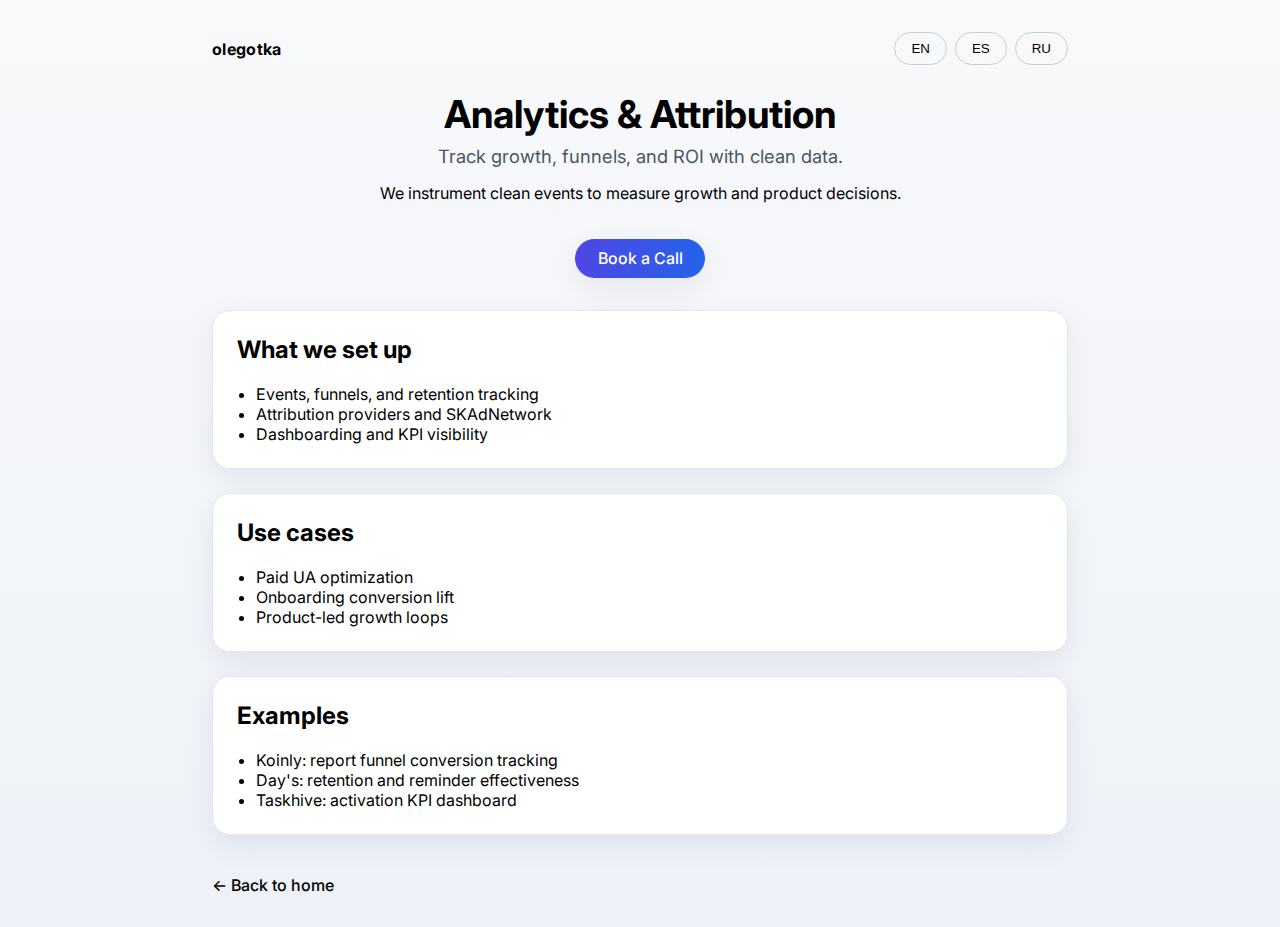
<file: analytics.html>
<!DOCTYPE html>
<html lang="en">
<head>
<!-- Google tag (gtag.js) -->
<script async src="https://www.googletagmanager.com/gtag/js?id=G-75T821TKQY"></script>
<script>
  window.dataLayer = window.dataLayer || [];
  function gtag(){dataLayer.push(arguments);}
  gtag('js', new Date());

  gtag('config', 'G-75T821TKQY');
</script>
  <meta charset="UTF-8" />
  <meta name="viewport" content="width=device-width, initial-scale=1.0" />
  <title>olegotka — Analytics & Attribution</title>
  <link href="https://fonts.googleapis.com/css2?family=Inter:wght@300;500;700&display=swap" rel="stylesheet" />
  <style>
    :root {
      --bg-light: #f8f9fb;
      --text-light: #000;
      --bg-dark: #121212;
      --text-dark: #fff;
      --card-light: #ffffff;
      --card-dark: #1e1e1e;
      --shadow-light: 0 10px 30px rgba(20, 36, 73, 0.08);
      --shadow-dark: 0 10px 30px rgba(0, 0, 0, 0.45);
      --accent: #2563eb;
      --accent-2: #4f46e5;
      --border-light: #e5e7eb;
    }
    body {
      font-family: 'Inter', sans-serif;
      margin: 0;
      background: linear-gradient(180deg, #f8f9fb 0%, #eef2f8 100%);
      color: var(--text-light);
      transition: 0.3s ease all;
    }
    body.dark {
      background: radial-gradient(circle at top, #1b1f2a 0%, #0f1115 60%);
      color: var(--text-dark);
    }
    *, *::before, *::after { box-sizing: border-box; }
    .container { max-width: 920px; margin: auto; padding: 2rem; }
    .topbar { display: flex; align-items: center; justify-content: space-between; gap: 1rem; margin-bottom: 1.5rem; }
    .language-switcher { display: flex; gap: 0.5rem; }
    .language-switcher button { border: 1px solid #ccc; background: transparent; padding: 0.5rem 1rem; border-radius: 999px; cursor: pointer; }
    body.dark .language-switcher button { border-color: rgba(255, 255, 255, 0.2); color: #e5e7eb; }
    .brand { display: inline-block; font-weight: 700; letter-spacing: 0.02em; text-decoration: none; color: inherit; }
    header { text-align: center; margin-bottom: 2rem; }
    h1 { font-size: 2.4rem; margin-bottom: 0.5rem; }
    .subtitle { font-size: 1.15rem; color: #4b5563; }
    body.dark .subtitle { color: #cbd5f5; }
    .cta-button { margin-top: 1.25rem; padding: 0.6rem 1.4rem; border: none; border-radius: 999px; font-weight: 500; cursor: pointer; background: linear-gradient(to right, var(--accent-2), var(--accent)); color: white; text-decoration: none; display: inline-block; box-shadow: var(--shadow-light); }
    .section { background: var(--card-light); border: 1px solid var(--border-light); border-radius: 18px; padding: 1.5rem; box-shadow: var(--shadow-light); margin-bottom: 1.5rem; }
    body.dark .section { background: var(--card-dark); border: 1px solid rgba(255, 255, 255, 0.08); box-shadow: var(--shadow-dark); }
    .section h2 { margin-top: 0; }
    .list { padding-left: 1.2rem; margin: 0.5rem 0 0; }
    .back-link { display: inline-block; margin-top: 1rem; text-decoration: none; color: inherit; font-weight: 500; }
  </style>
</head>
<body>
  <div class="container">
    <div class="topbar">
      <a class="brand" href="index.html">olegotka</a>
      <div class="language-switcher">
        <button onclick="changeLang('en')">EN</button>
        <button onclick="changeLang('es')">ES</button>
        <button onclick="changeLang('ru')">RU</button>
      </div>
    </div>

    <header>
      <h1 data-i18n="title">Analytics & Attribution</h1>
      <div class="subtitle" data-i18n="subtitle">Track growth, funnels, and ROI with clean data.</div>
      <p class="lead" data-i18n="lead">We instrument clean events to measure growth and product decisions.</p>
      <a class="cta-button" href="https://cal.com/olegotka/first-call" target="_blank" rel="noopener" data-i18n="cta">Book a Call</a>
    </header>

    <div class="section">
      <h2 data-i18n="section1">What we set up</h2>
      <ul class="list">
        <li data-i18n="point1">Events, funnels, and retention tracking</li>
        <li data-i18n="point2">Attribution providers and SKAdNetwork</li>
        <li data-i18n="point3">Dashboarding and KPI visibility</li>
      </ul>
    </div>

    <div class="section">
      <h2 data-i18n="section2">Use cases</h2>
      <ul class="list">
        <li data-i18n="point4">Paid UA optimization</li>
        <li data-i18n="point5">Onboarding conversion lift</li>
        <li data-i18n="point6">Product-led growth loops</li>
      </ul>
    </div>

    <div class="section">
      <h2 data-i18n="section3">Examples</h2>
      <ul class="list">
        <li data-i18n="point7">Koinly: report funnel conversion tracking</li>
        <li data-i18n="point8">Day's: retention and reminder effectiveness</li>
        <li data-i18n="point9">Taskhive: activation KPI dashboard</li>
      </ul>
    </div>

    <a class="back-link" href="index.html" data-i18n="back">← Back to home</a>
  </div>

  <script>
    const translations = {
      en: {


        title: "Analytics & Attribution",
        subtitle: "Track growth, funnels, and ROI with clean data.",
        lead: "We instrument clean events to measure growth and product decisions.",
        cta: "Book a Call",
        section1: "What we set up",
        section2: "Use cases",
        section3: "Examples",
        point1: "Events, funnels, and retention tracking",
        point2: "Attribution providers and SKAdNetwork",
        point3: "Dashboarding and KPI visibility",
        point4: "Paid UA optimization",
        point5: "Onboarding conversion lift",
        point6: "Product-led growth loops",
        back: "← Back to home"
        point7: "Koinly: report funnel conversion tracking",
        point8: "Day's: retention and reminder effectiveness",
        point9: "Taskhive: activation KPI dashboard"
      },
      ru: {


        title: "Аналитика и атрибуция",
        subtitle: "Чистые данные для роста и ROI.",
        lead: "Настраиваем чистую аналитику для роста и продуктовых решений.",
        cta: "Запросить консультацию",
        section1: "Что настраиваем",
        section2: "Сценарии",
        section3: "Примеры",
        point1: "События, воронки и удержание",
        point2: "Атрибуция и SKAdNetwork",
        point3: "Дашборды и KPI",
        point4: "Оптимизация платного трафика",
        point5: "Рост конверсии онбординга",
        point6: "Петли продуктового роста",
        back: "← На главную"
        point7: "Koinly: воронка формирования отчётов",
        point8: "Day's: удержание и эффективность напоминаний",
        point9: "Taskhive: KPI‑дашборд активации"
      },
      es: {


        title: "Analítica y atribución",
        subtitle: "Datos limpios para crecimiento y ROI.",
        lead: "Instrumentamos eventos limpios para medir crecimiento.",
        cta: "Agendar una llamada",
        section1: "Qué configuramos",
        section2: "Casos de uso",
        section3: "Ejemplos",
        point1: "Eventos, funnels y retención",
        point2: "Atribución y SKAdNetwork",
        point3: "Dashboards y KPIs",
        point4: "Optimización de UA pago",
        point5: "Mejora de conversión en onboarding",
        point6: "Loops de crecimiento",
        back: "← Volver al inicio"
        point7: "Koinly: tracking de conversión de reportes",
        point8: "Day's: retención y efectividad de recordatorios",
        point9: "Taskhive: dashboard de activación"
      }
    };

    function changeLang(lang) {
      const t = translations[lang];
      document.querySelectorAll("[data-i18n]").forEach(el => {
        const key = el.getAttribute("data-i18n");
        if (t[key]) {
          el.textContent = t[key];
        }
      });
      document.documentElement.lang = lang;
      localStorage.setItem("lang", lang);
    }

    const savedLang = localStorage.getItem("lang") || "en";
    changeLang(savedLang);

    const mediaQuery = window.matchMedia("(prefers-color-scheme: dark)");
    function applySystemTheme() {
      document.body.classList.toggle("dark", mediaQuery.matches);
    }
    applySystemTheme();
    mediaQuery.addEventListener("change", applySystemTheme);
  </script>
</body>
</html>
</file>
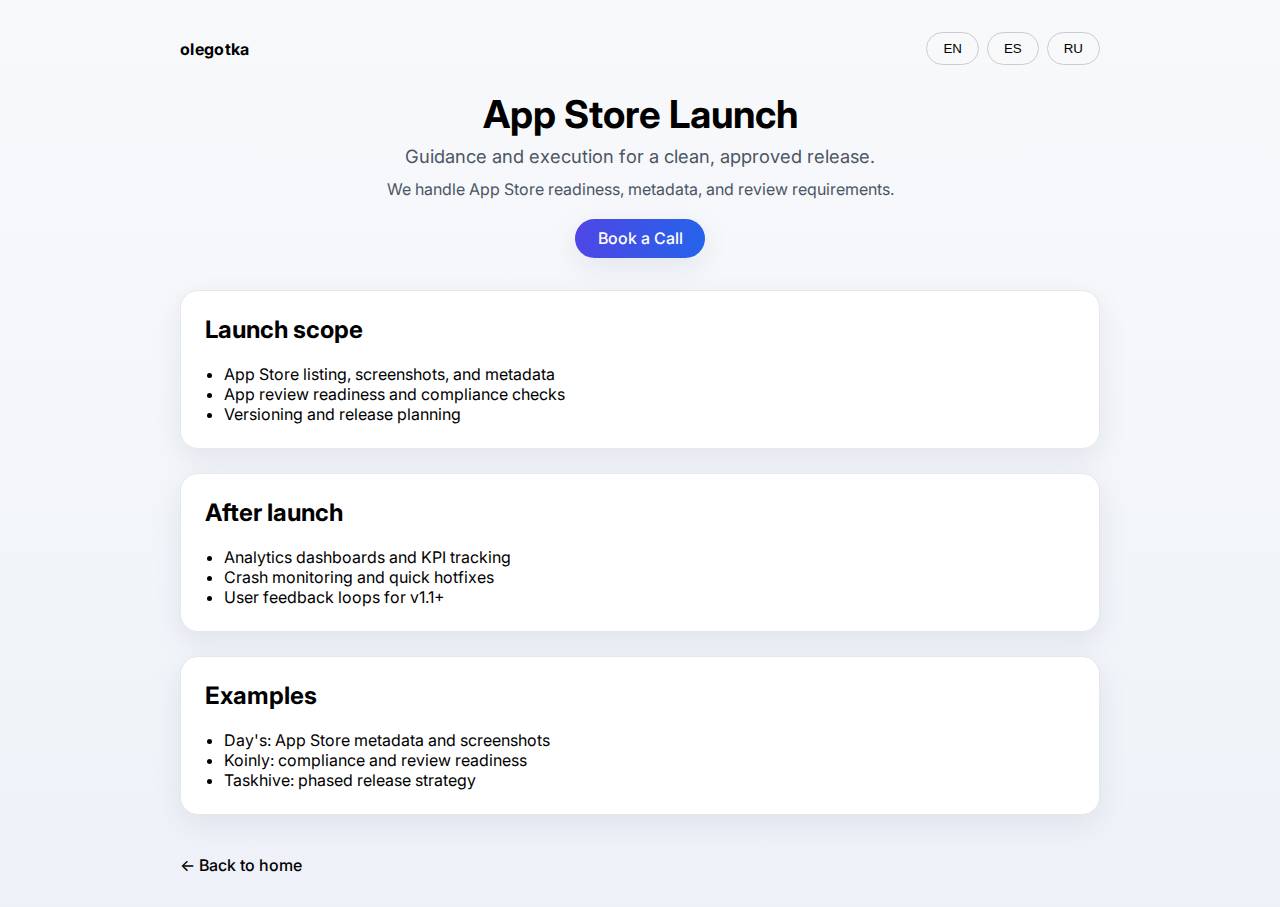
<file: appstore.html>
<!DOCTYPE html>
<html lang="en">
<head>
  <meta charset="UTF-8" />
  <meta name="viewport" content="width=device-width, initial-scale=1.0" />
  <title>olegotka — App Store Launch</title>
  <link href="https://fonts.googleapis.com/css2?family=Inter:wght@300;500;700&display=swap" rel="stylesheet" />
  <style>
    :root {
      --bg-light: #f8f9fb;
      --text-light: #000;
      --bg-dark: #121212;
      --text-dark: #fff;
      --card-light: #ffffff;
      --card-dark: #1e1e1e;
      --shadow-light: 0 10px 30px rgba(20, 36, 73, 0.08);
      --shadow-dark: 0 10px 30px rgba(0, 0, 0, 0.45);
      --accent: #2563eb;
      --accent-2: #4f46e5;
      --border-light: #e5e7eb;
    }
    body {
      font-family: 'Inter', sans-serif;
      margin: 0;
      background: linear-gradient(180deg, #f8f9fb 0%, #eef2f8 100%);
      color: var(--text-light);
      transition: 0.3s ease all;
    }
    body.dark {
      background: radial-gradient(circle at top, #1b1f2a 0%, #0f1115 60%);
      color: var(--text-dark);
    }
    .container {
      max-width: 920px;
      margin: auto;
      padding: 2rem;
    }
    .topbar {
      display: flex;
      align-items: center;
      justify-content: space-between;
      gap: 1rem;
      margin-bottom: 1.5rem;
    }
    .language-switcher {
      display: flex;
      gap: 0.5rem;
    }
    .language-switcher button {
      border: 1px solid #ccc;
      background: transparent;
      padding: 0.5rem 1rem;
      border-radius: 999px;
      cursor: pointer;
    }
    body.dark .language-switcher button {
      border-color: rgba(255, 255, 255, 0.2);
      color: #e5e7eb;
    }
    .brand {
      display: inline-block;
      font-weight: 700;
      letter-spacing: 0.02em;
      text-decoration: none;
      color: inherit;
    }
    header {
      text-align: center;
      margin-bottom: 2rem;
    }
    h1 {
      font-size: 2.4rem;
      margin-bottom: 0.5rem;
    }
    .subtitle {
      font-size: 1.15rem;
      color: #4b5563;
    }
    body.dark .subtitle {
      color: #cbd5f5;
    }
    .lead {
      max-width: 720px;
      margin: 0.75rem auto 0;
      font-size: 1rem;
      color: #4b5563;
    }
    body.dark .lead {
      color: #cbd5f5;
    }
    .cta-button {
      margin-top: 1.25rem;
      padding: 0.6rem 1.4rem;
      border: none;
      border-radius: 999px;
      font-weight: 500;
      cursor: pointer;
      background: linear-gradient(to right, var(--accent-2), var(--accent));
      color: white;
      text-decoration: none;
      display: inline-block;
      box-shadow: var(--shadow-light);
    }
    .section {
      background: var(--card-light);
      border: 1px solid var(--border-light);
      border-radius: 18px;
      padding: 1.5rem;
      box-shadow: var(--shadow-light);
      margin-bottom: 1.5rem;
    }
    body.dark .section {
      background: var(--card-dark);
      border: 1px solid rgba(255, 255, 255, 0.08);
      box-shadow: var(--shadow-dark);
    }
    .section h2 {
      margin-top: 0;
    }
    .list {
      padding-left: 1.2rem;
      margin: 0.5rem 0 0;
    }
    .back-link {
      display: inline-block;
      margin-top: 1rem;
      text-decoration: none;
      color: inherit;
      font-weight: 500;
    }
  </style>
</head>
<body>
  <div class="container">
    <div class="topbar">
      <a class="brand" href="index.html">olegotka</a>
      <div>
        <span class="language-switcher">
          <button onclick="changeLang('en')">EN</button>
          <button onclick="changeLang('es')">ES</button>
          <button onclick="changeLang('ru')">RU</button>
        </span>
      </div>
    </div>

    <header>
      <h1 data-i18n="title">App Store Launch</h1>
      <div class="subtitle" data-i18n="subtitle">Guidance and execution for a clean, approved release.</div>
      <p class="lead" data-i18n="lead">We handle App Store readiness, metadata, and review requirements.</p>
      <a class="cta-button" href="https://cal.com/olegotka/first-call" target="_blank" rel="noopener" data-i18n="cta">Book a Call</a>
    </header>

    <div class="section">
      <h2 data-i18n="section1">Launch scope</h2>
      <ul class="list">
        <li data-i18n="point1">App Store listing, screenshots, and metadata</li>
        <li data-i18n="point2">App review readiness and compliance checks</li>
        <li data-i18n="point3">Versioning and release planning</li>
      </ul>
    </div>

    <div class="section">
      <h2 data-i18n="section2">After launch</h2>
      <ul class="list">
        <li data-i18n="point4">Analytics dashboards and KPI tracking</li>
        <li data-i18n="point5">Crash monitoring and quick hotfixes</li>
        <li data-i18n="point6">User feedback loops for v1.1+</li>
      </ul>
    </div>

    <div class="section">
      <h2 data-i18n="section3">Examples</h2>
      <ul class="list">
        <li data-i18n="point7">Day's: App Store metadata and screenshots</li>
        <li data-i18n="point8">Koinly: compliance and review readiness</li>
        <li data-i18n="point9">Taskhive: phased release strategy</li>
      </ul>
    </div>

    <a class="back-link" href="index.html" data-i18n="back">← Back to home</a>
  </div>

  <script>
    const translations = {
      en: {


        title: "App Store Launch",
        subtitle: "Guidance and execution for a clean, approved release.",
        lead: "We handle App Store readiness, metadata, and review requirements.",
        cta: "Book a Call",
        theme: "Toggle theme",
        section1: "Launch scope",
        section2: "After launch",
        section3: "Examples",
        point1: "App Store listing, screenshots, and metadata",
        point2: "App review readiness and compliance checks",
        point3: "Versioning and release planning",
        point4: "Analytics dashboards and KPI tracking",
        point5: "Crash monitoring and quick hotfixes",
        point6: "User feedback loops for v1.1+",
        back: "← Back to home"
        point7: "Day's: App Store metadata and screenshots",
        point8: "Koinly: compliance and review readiness",
        point9: "Taskhive: phased release strategy"
      },
      ru: {


        title: "Публикация в App Store",
        subtitle: "Подготовка и запуск без сюрпризов.",
        lead: "Берём на себя подготовку, метаданные и требования ревью.",
        cta: "Запросить консультацию",
        theme: "Сменить тему",
        section1: "Что входит",
        section2: "После релиза",
        section3: "Примеры",
        point1: "Карточка приложения, скриншоты, метаданные",
        point2: "Готовность к ревью и проверки",
        point3: "Планирование релиза и версий",
        point4: "Аналитика и метрики",
        point5: "Мониторинг крашей и хотфиксы",
        point6: "Цикл обратной связи для v1.1+",
        back: "← На главную"
        point7: "Day's: метаданные и скриншоты App Store",
        point8: "Koinly: готовность к ревью и соответствие",
        point9: "Taskhive: поэтапный релиз"
      },
      es: {


        title: "Publicación en App Store",
        subtitle: "Preparación y lanzamiento sin sorpresas.",
        lead: "Nos encargamos de la preparación y revisión del App Store.",
        cta: "Agendar una llamada",
        theme: "Cambiar tema",
        section1: "Alcance del lanzamiento",
        section2: "Después del lanzamiento",
        section3: "Ejemplos",
        point1: "Ficha, capturas y metadata",
        point2: "Revisión y cumplimiento",
        point3: "Versionado y planificación",
        point4: "Analítica y KPIs",
        point5: "Monitoreo de crashes y hotfixes",
        point6: "Feedback de usuarios para v1.1+",
        back: "← Volver al inicio"
        point7: "Day's: metadata y capturas en App Store",
        point8: "Koinly: compliance y preparación de review",
        point9: "Taskhive: estrategia de lanzamiento gradual"
      }
    };

    function changeLang(lang) {
      const t = translations[lang];
      document.querySelectorAll("[data-i18n]").forEach(el => {
        const key = el.getAttribute("data-i18n");
        if (t[key]) {
          el.textContent = t[key];
        }
      });
      document.documentElement.lang = lang;
      localStorage.setItem("lang", lang);
    }


    const savedLang = localStorage.getItem("lang") || "en";
    changeLang(savedLang);

    const mediaQuery = window.matchMedia("(prefers-color-scheme: dark)");
    function applySystemTheme() {
      document.body.classList.toggle("dark", mediaQuery.matches);
    }
    applySystemTheme();
    mediaQuery.addEventListener("change", applySystemTheme);
  </script>
</body>
</html>
</file>
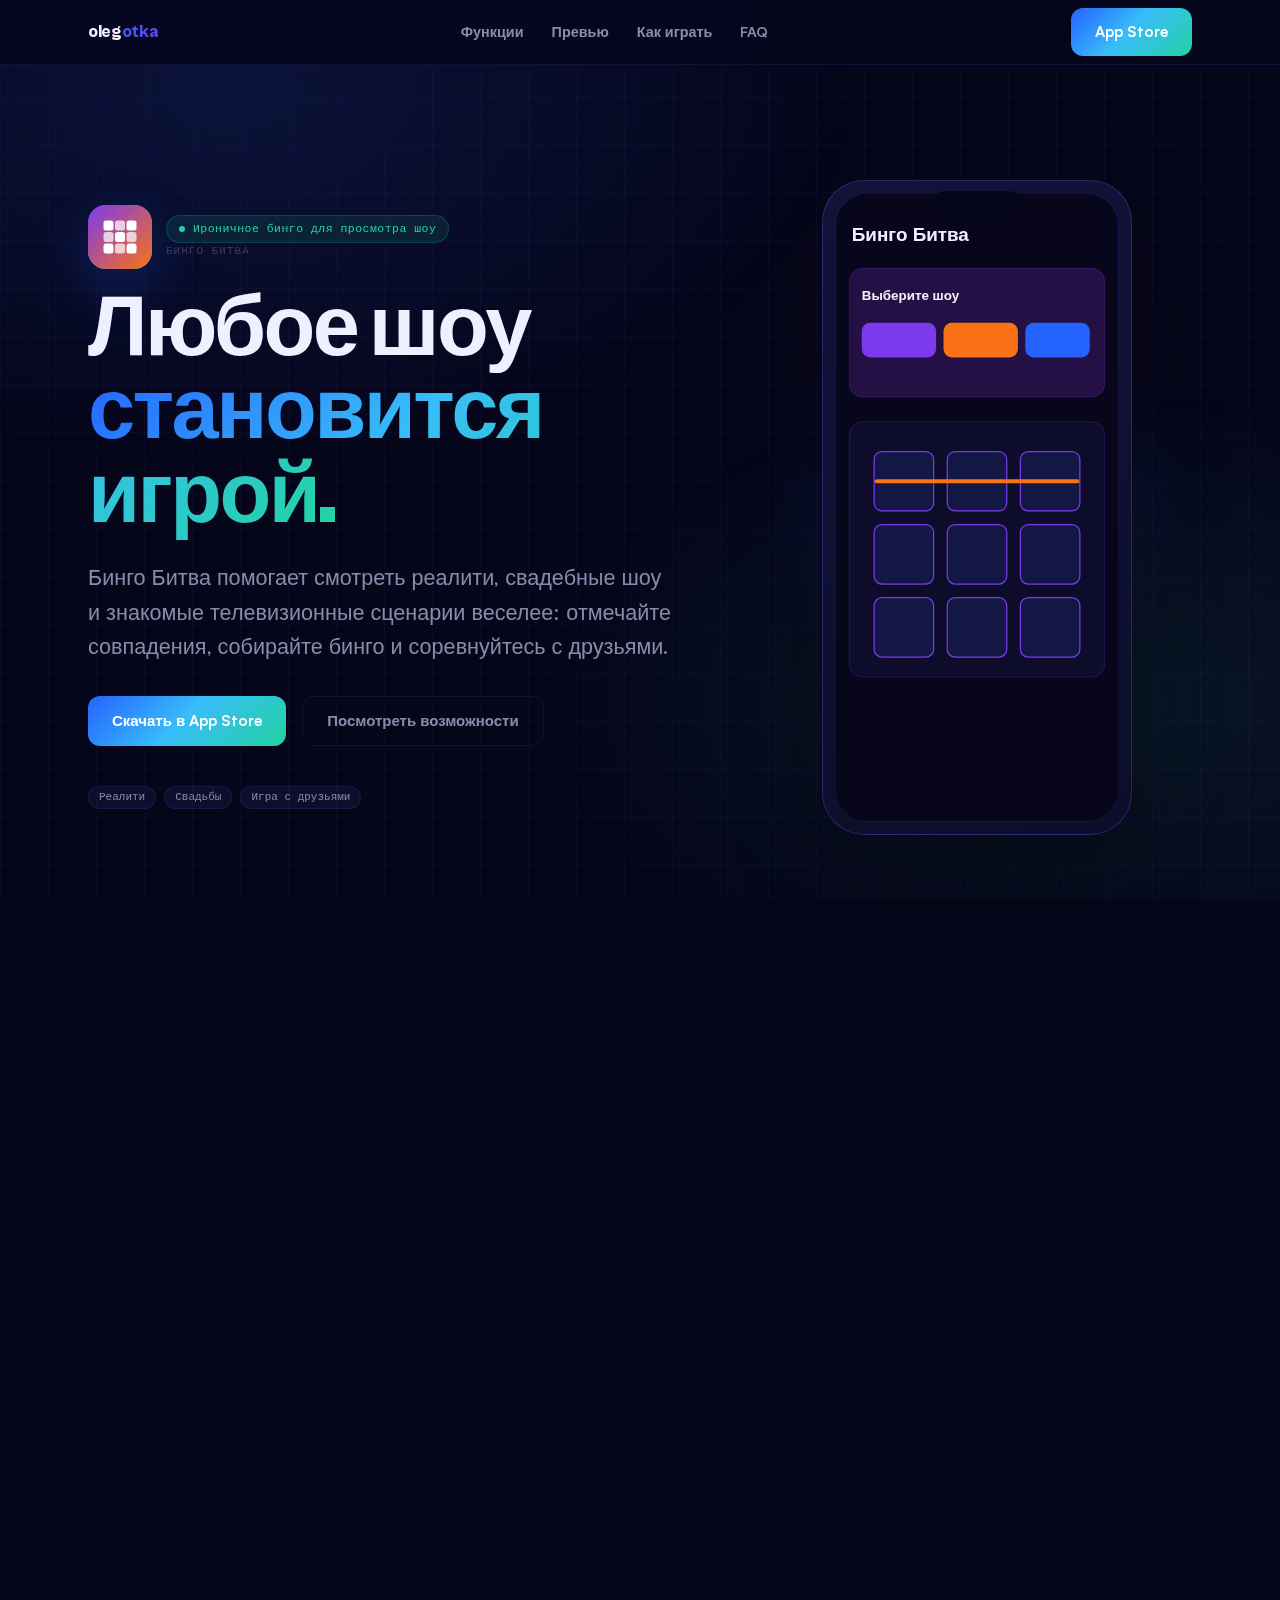
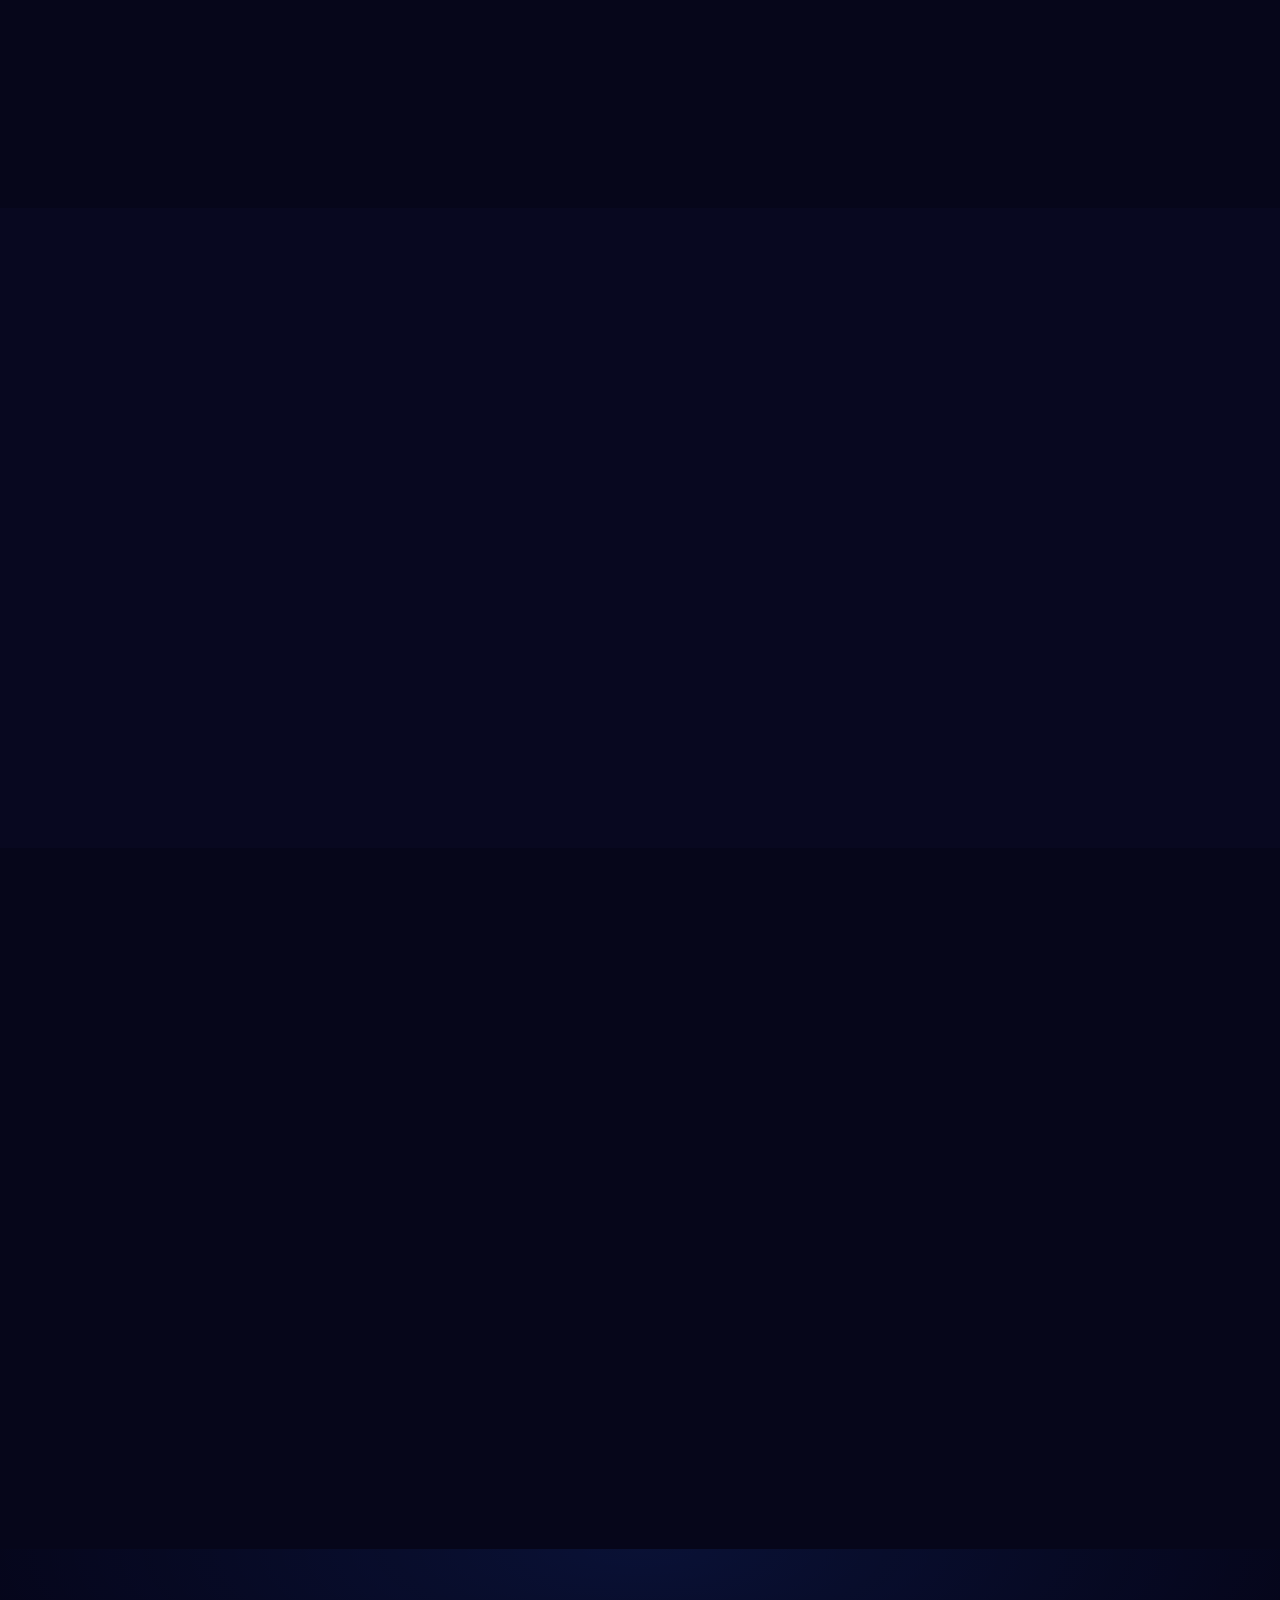
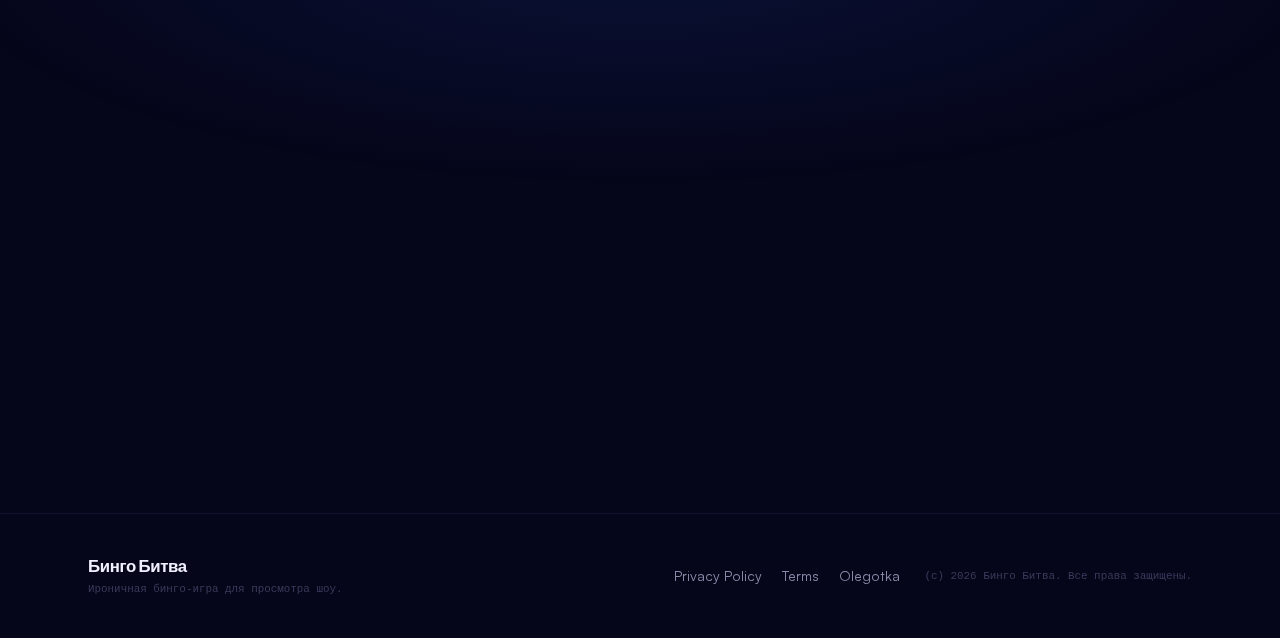
<file: bingo-bitva.html>
<!DOCTYPE html>
<html lang="ru" data-theme="dark">
<head>
<!-- Google tag (gtag.js) -->
<script async src="https://www.googletagmanager.com/gtag/js?id=G-75T821TKQY"></script>
<script>
  window.dataLayer = window.dataLayer || [];
  function gtag(){dataLayer.push(arguments);}
  gtag('js', new Date());
  gtag('config', 'G-75T821TKQY');
</script>
  <meta charset="UTF-8">
  <meta name="viewport" content="width=device-width,initial-scale=1.0">
  <title>Бинго Битва - игра для шоу, которые слишком предсказуемы</title>
  <meta name="description" content="Бинго Битва превращает просмотр реалити, свадебных шоу и знакомых сценариев в лёгкую и ироничную игру.">
  <meta property="og:title" content="Бинго Битва">
  <meta property="og:description" content="Ироничная игра в бинго для просмотра шоу с друзьями или в одиночку.">
  <meta property="og:type" content="website">
  <meta property="og:url" content="https://olegotka.es/bingo-bitva">
  <meta property="og:image" content="https://olegotka.es/assets/apps/bingo-bitva/hero-screen.svg">
  <meta name="twitter:card" content="summary_large_image">
  <link rel="canonical" href="https://olegotka.es/bingo-bitva">
  <link rel="icon" href="/assets/favicon.ico" sizes="any">
  <link rel="icon" href="/assets/favicon.svg" type="image/svg+xml">
  <link rel="stylesheet" href="/assets/app-landing.css">
</head>
<body>
  <div class="page">
    <nav>
      <div class="nav-inner">
        <a href="/" class="logo" aria-label="На главную Olegotka">oleg<span>otka</span></a>
        <div class="nav-links" data-nav-links aria-label="Навигация по странице Бинго Битва"></div>
        <div class="nav-right">
          <a class="btn btn-primary" href="https://apps.apple.com/us/app/id6756027398" target="_blank" rel="noopener">App Store</a>
        </div>
      </div>
    </nav>

    <main id="app-root"></main>

    <footer>
      <div class="footer-inner">
        <div>
          <a href="/" class="f-logo" data-app-name>Бинго Битва</a>
          <p class="f-copy" data-app-footer>Ироничная бинго-игра для просмотра шоу.</p>
        </div>
        <div class="f-links">
          <a href="#" class="f-link">Privacy Policy</a>
          <a href="#" class="f-link">Terms</a>
          <a href="/" class="f-link">Olegotka</a>
        </div>
        <p class="f-copy" data-app-copy>(c) 2026 Бинго Битва. Все права защищены.</p>
      </div>
    </footer>
  </div>

  <script>
    window.APP_LANDING_CONFIG = {
      slug: "bingo-bitva",
      lang: "ru",
      defaultLang: "ru",
      appName: "Бинго Битва",
      badge: "Ироничное бинго для просмотра шоу",
      tagline: "Любое шоу становится игрой.",
      description: "Бинго Битва помогает смотреть реалити, свадебные шоу и знакомые телевизионные сценарии веселее: отмечайте совпадения, собирайте бинго и соревнуйтесь с друзьями.",
      metaDescription: "Бинго Битва превращает просмотр реалити, свадебных шоу и знакомых сценариев в лёгкую и ироничную игру.",
      appStoreUrl: "https://apps.apple.com/us/app/id6756027398",
      primaryCta: "Скачать в App Store",
      secondaryCta: "Посмотреть возможности",
      icon: "/assets/apps/bingo-bitva/icon.svg",
      heroImage: "/assets/apps/bingo-bitva/hero-screen.svg",
      nav: { features: "Функции", preview: "Превью", how: "Как играть", faq: "FAQ" },
      labels: { features: "Функции", preview: "Превью", how: "Как играть", useCases: "Для кого" },
      heroTags: ["Реалити", "Свадьбы", "Игра с друзьями"],
      featuresTitle: "Смотрите шоу внимательнее и веселее.",
      featuresSubtitle: "Игра построена вокруг узнаваемых ситуаций, повторяющихся фраз и моментов, которые будто появляются в каждом выпуске.",
      features: [
        { icon: "01", title: "Классическое бинго", text: "Отмечайте совпадения на карточке и собирайте линию быстрее других." },
        { icon: "02", title: "Категории шоу", text: "Экстрасенсы, свадьбы, реалити и другие форматы с узнаваемыми сценариями." },
        { icon: "03", title: "Одиночный режим", text: "Можно играть самому, когда хочется просто добавить шоу немного азарта." },
        { icon: "04", title: "Комнаты для игры", text: "Подключайтесь к комнате и соревнуйтесь во время общего просмотра." },
        { icon: "05", title: "Несколько бинго", text: "Собирайте больше одной победной комбинации за одну игру." },
        { icon: "06", title: "Лёгкая ирония", text: "Игра не спорит с шоу, а помогает замечать их самые предсказуемые моменты." }
      ],
      previewTitle: "Всё готово к следующему выпуску.",
      previewSubtitle: "Здесь уже лежат аккуратные placeholder-экраны. Их можно заменить реальными скриншотами App Store.",
      screenshots: [
        { title: "Главный экран", image: "/assets/apps/bingo-bitva/hero-screen.svg" },
        { title: "Комната", image: "/assets/apps/bingo-bitva/screen-room.svg" },
        { title: "Карточка бинго", image: "/assets/apps/bingo-bitva/screen-card.svg" },
        { title: "Победа", image: "/assets/apps/bingo-bitva/screen-win.svg" }
      ],
      stepsTitle: "Как играть.",
      stepsSubtitle: "Запустить игру можно за минуту — дальше остаётся только смотреть шоу и отмечать совпадения.",
      steps: [
        { title: "Выберите формат", text: "Откройте подходящую категорию шоу или начните одиночную игру." },
        { title: "Смотрите выпуск", text: "Отмечайте фразы, ситуации и повороты, которые появляются на экране." },
        { title: "Соберите бинго", text: "Закройте линию первым и наслаждайтесь моментом победы." }
      ],
      useCasesTitle: "Для тех, кто любит смотреть вместе.",
      useCasesSubtitle: "Бинго Битва особенно хорошо работает там, где шоу уже стало маленьким ритуалом.",
      useCases: [
        { title: "Друзья", text: "Добавьте соревновательности в общий просмотр." },
        { title: "Пары", text: "Превратите вечернее шоу в лёгкую игру." },
        { title: "Семья", text: "Играйте без сложных правил и долгой подготовки." },
        { title: "Фанаты реалити", text: "Замечайте повторяющиеся сценарии и любимые клише." },
        { title: "Соло-просмотр", text: "Одиночный режим помогает играть даже без комнаты." }
      ],
      faqTitle: "Вопросы перед игрой.",
      faqSubtitle: "Бинго Битва — лёгкая развлекательная игра для iPhone.",
      faq: [
        { q: "Что такое Бинго Битва?", a: "Это ироничная игра в бинго для просмотра шоу, реалити и знакомых телевизионных сценариев." },
        { q: "Можно играть одному?", a: "Да. В приложении есть одиночный режим для быстрых партий без ожидания других игроков." },
        { q: "Можно играть с друзьями?", a: "Да. Можно присоединяться к комнате и играть во время общего просмотра." },
        { q: "Какие шоу поддерживаются?", a: "В App Store описаны категории вроде экстрасенсов, свадеб и реалити. Контент можно расширять по мере обновлений." },
        { q: "Приложение собирает данные?", a: "Согласно странице App Store, разработчик указал, что приложение не собирает данные." },
        { q: "На каких устройствах работает приложение?", a: "App Store указывает, что приложение предназначено для iPhone и требует iOS 17.0 или новее." }
      ],
      finalTitle: "Включайте шоу. Собирайте бинго.",
      finalText: "Сделайте следующий выпуск чуть азартнее, смешнее и внимательнее.",
      footerDescription: "Ироничная бинго-игра для просмотра шоу.",
      copyright: "(c) 2026 Бинго Битва. Все права защищены."
    };
  </script>
  <script src="/assets/app-landing.js"></script>
</body>
</html>
</file>
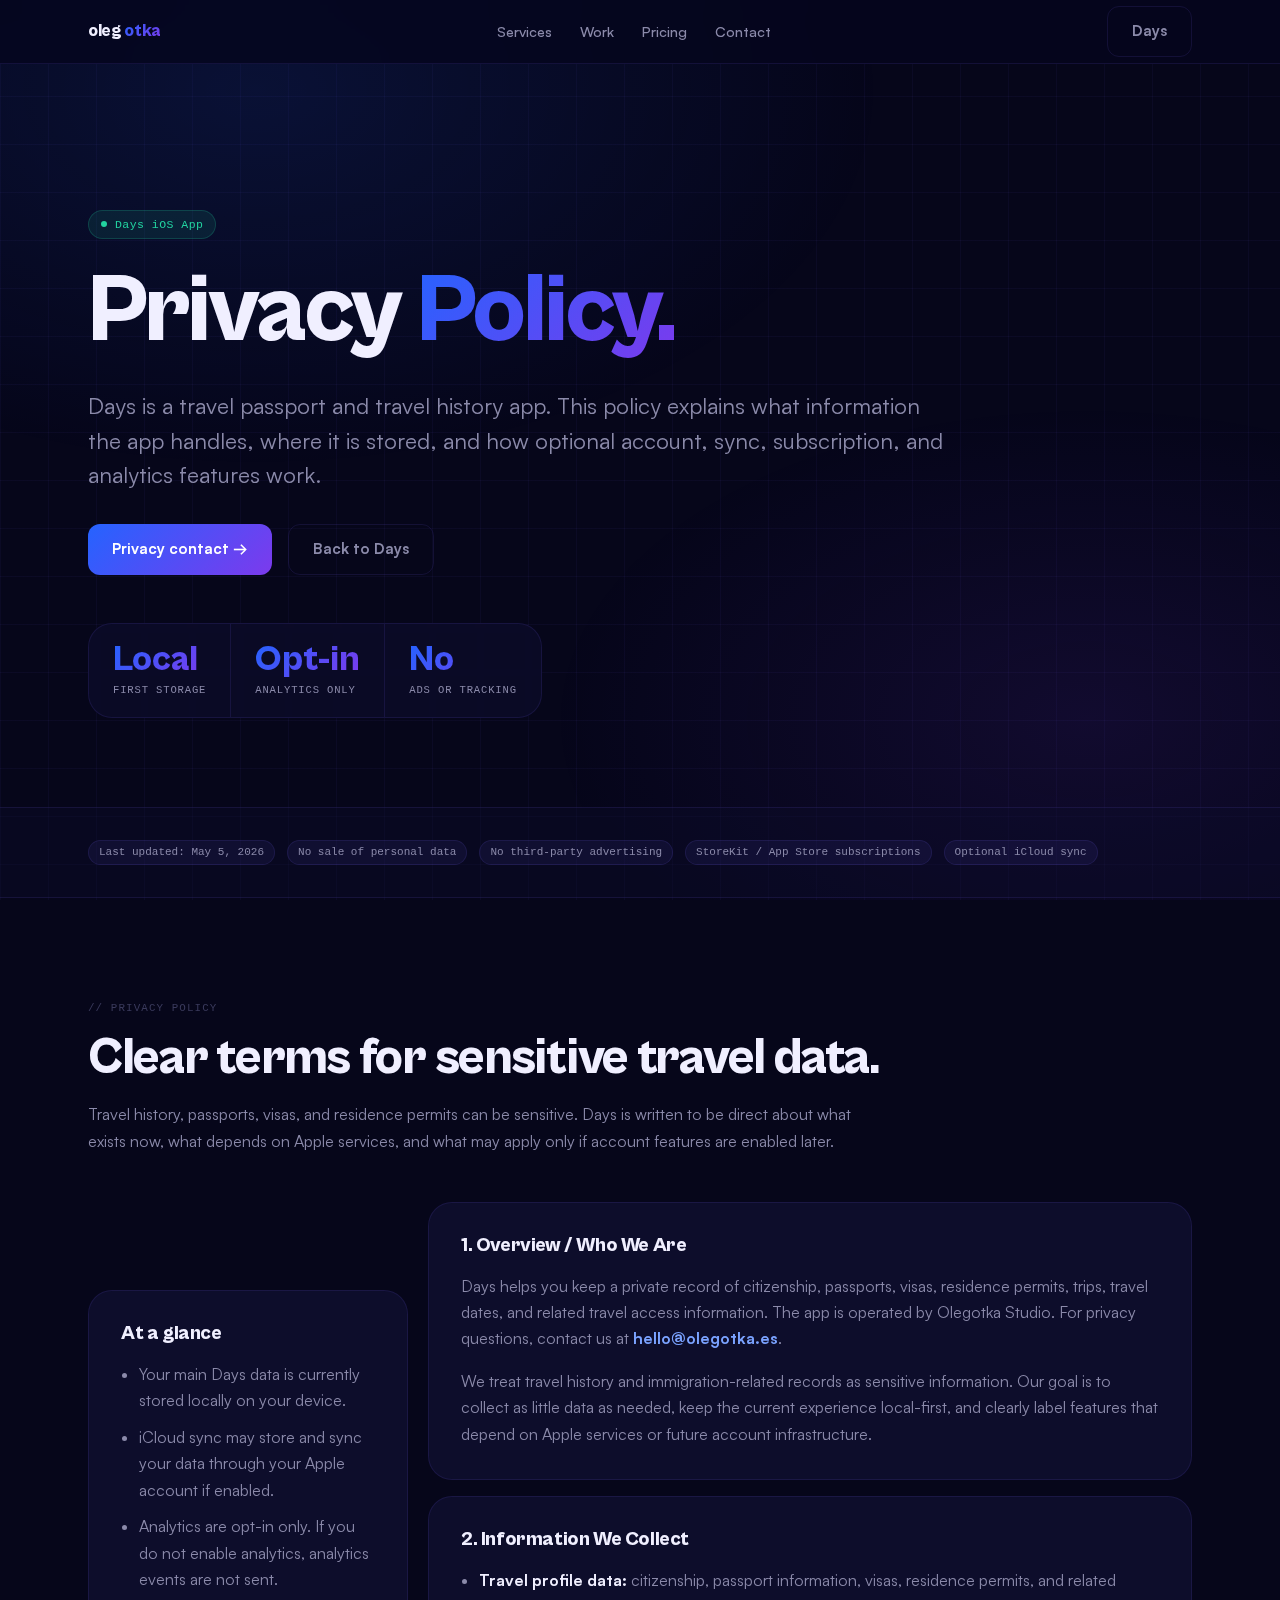
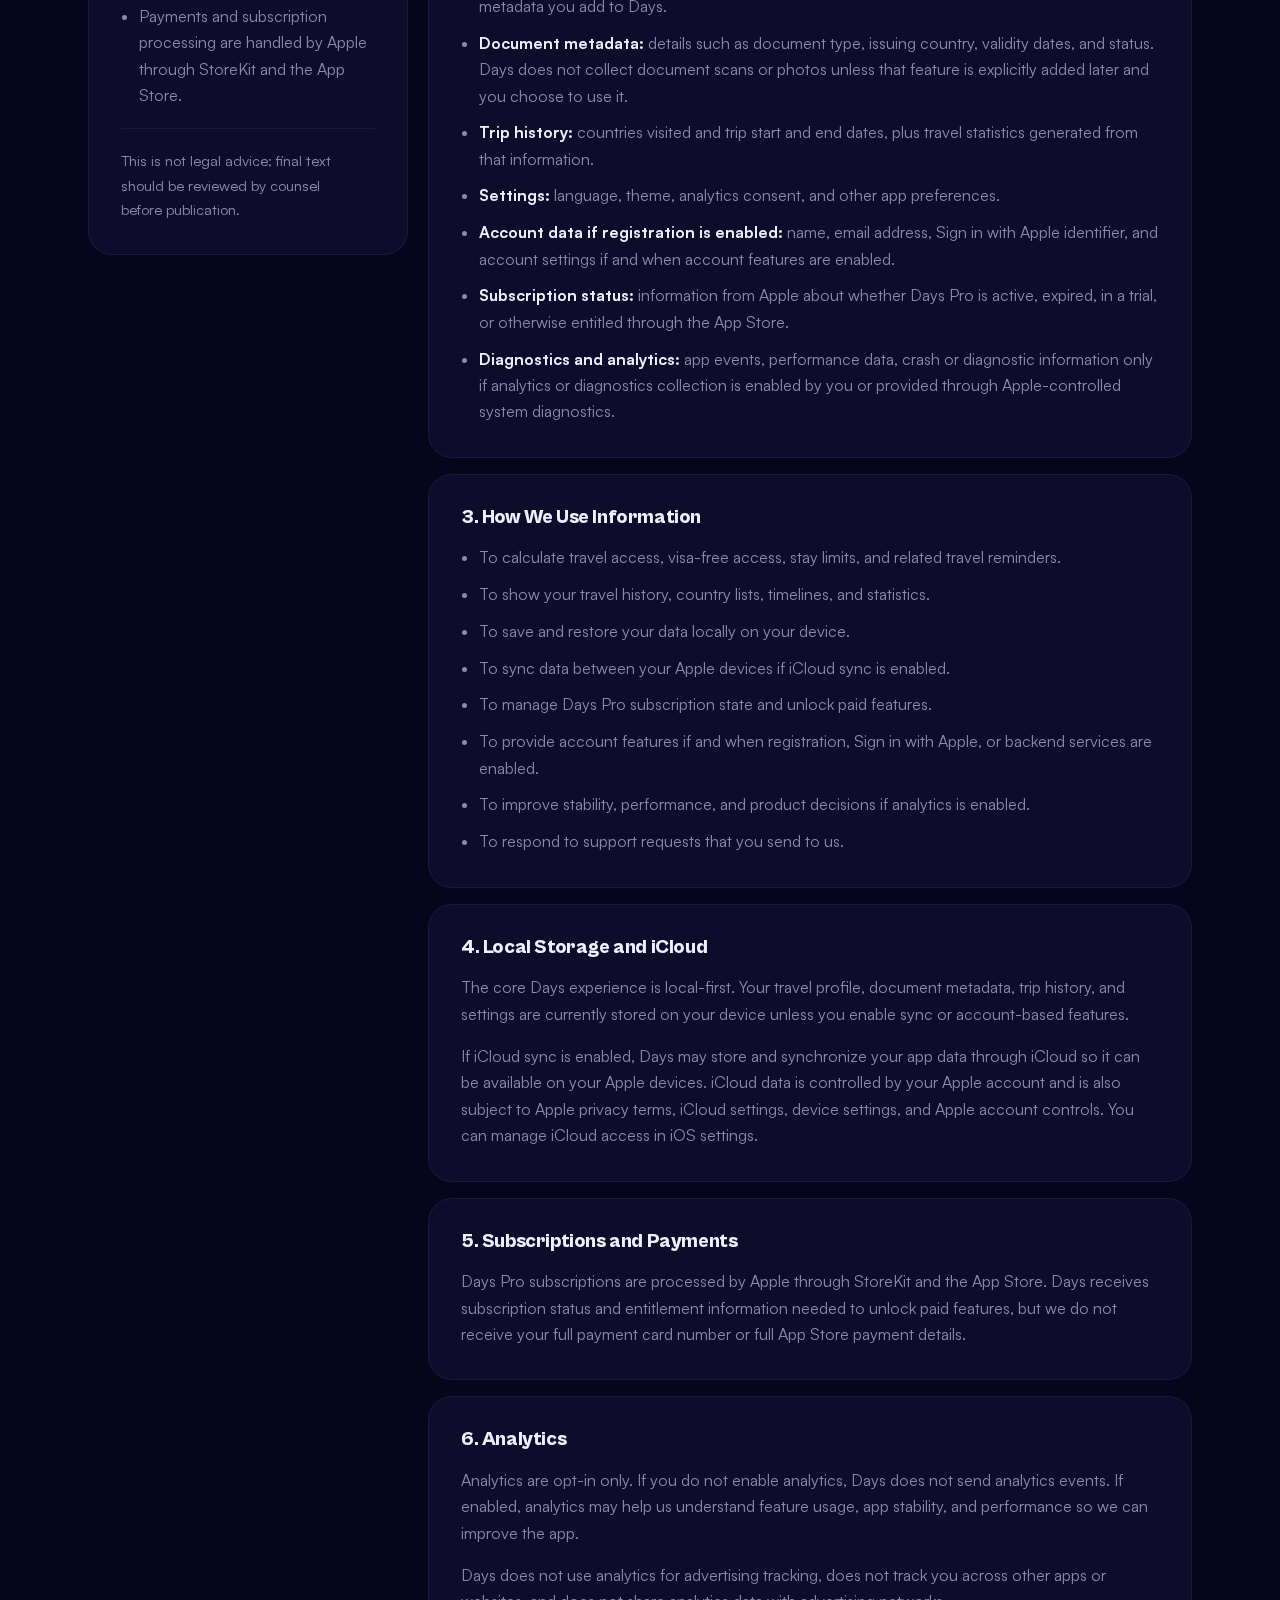
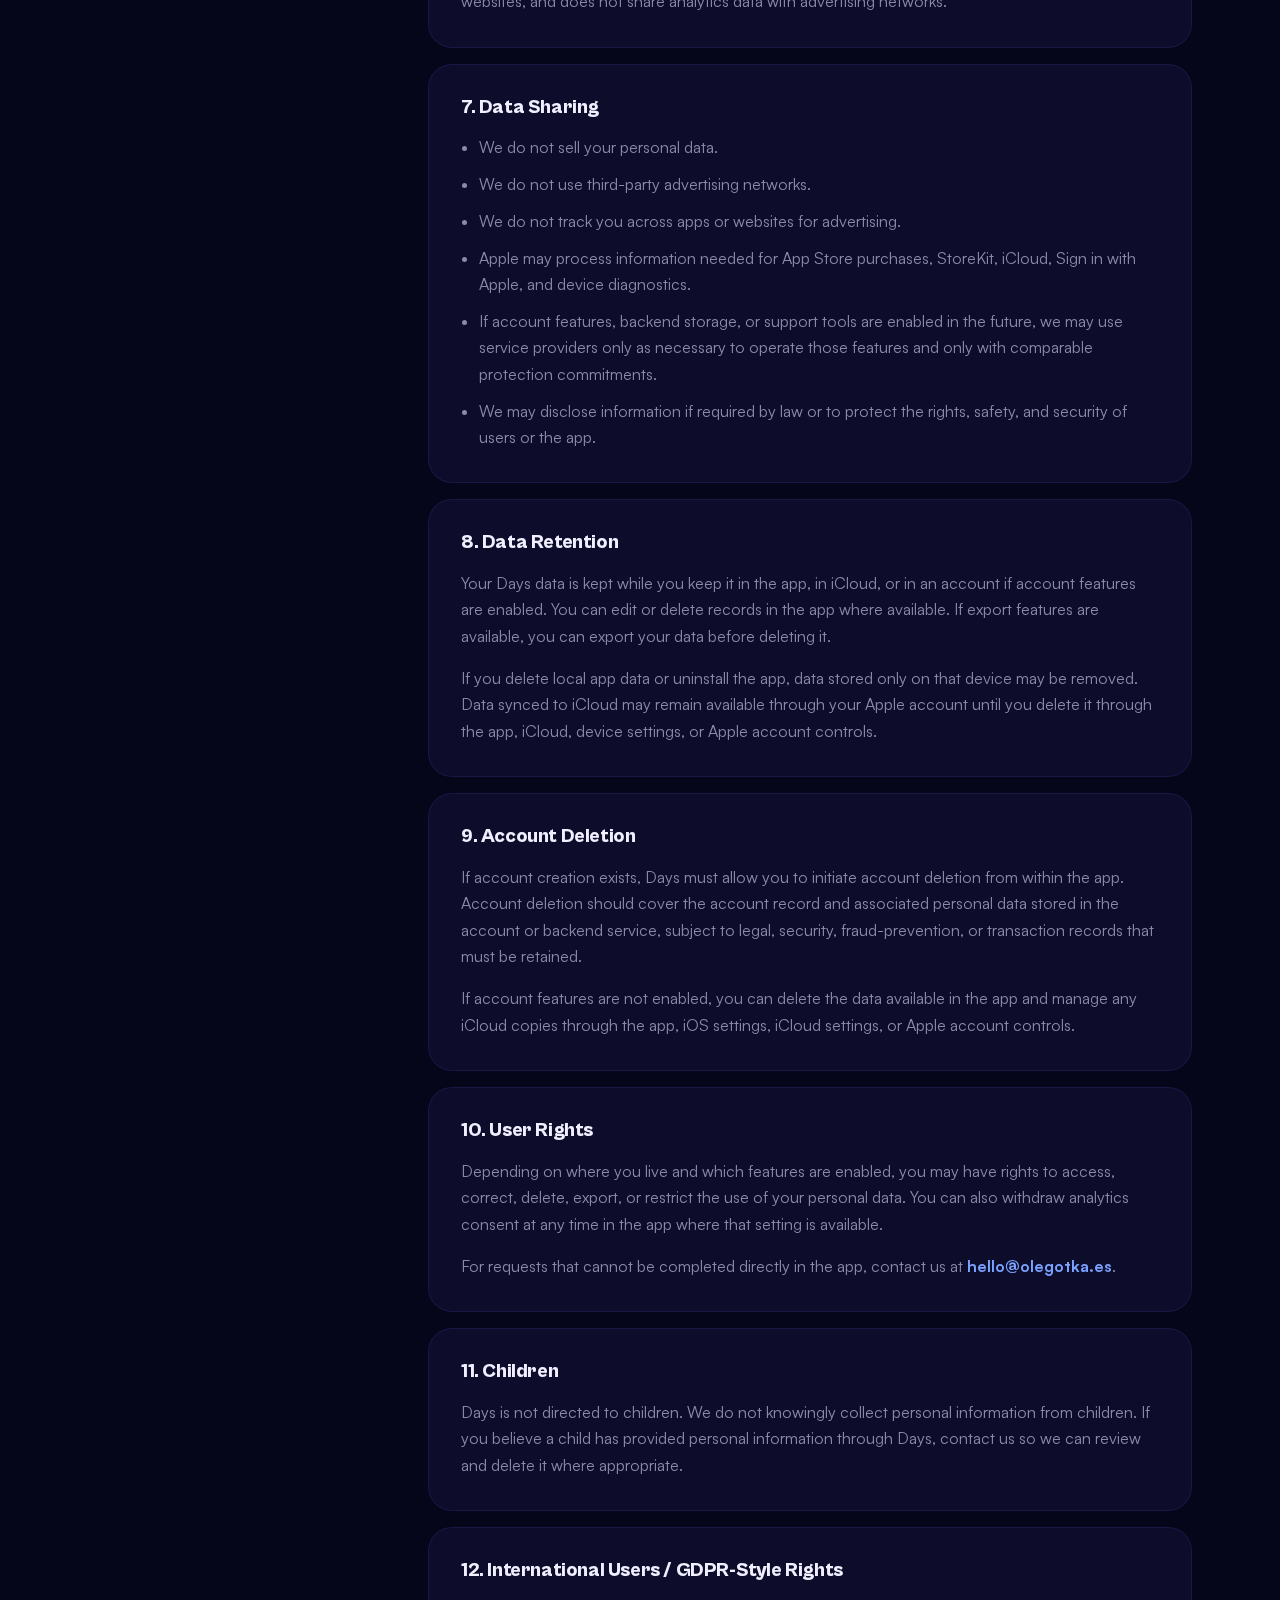
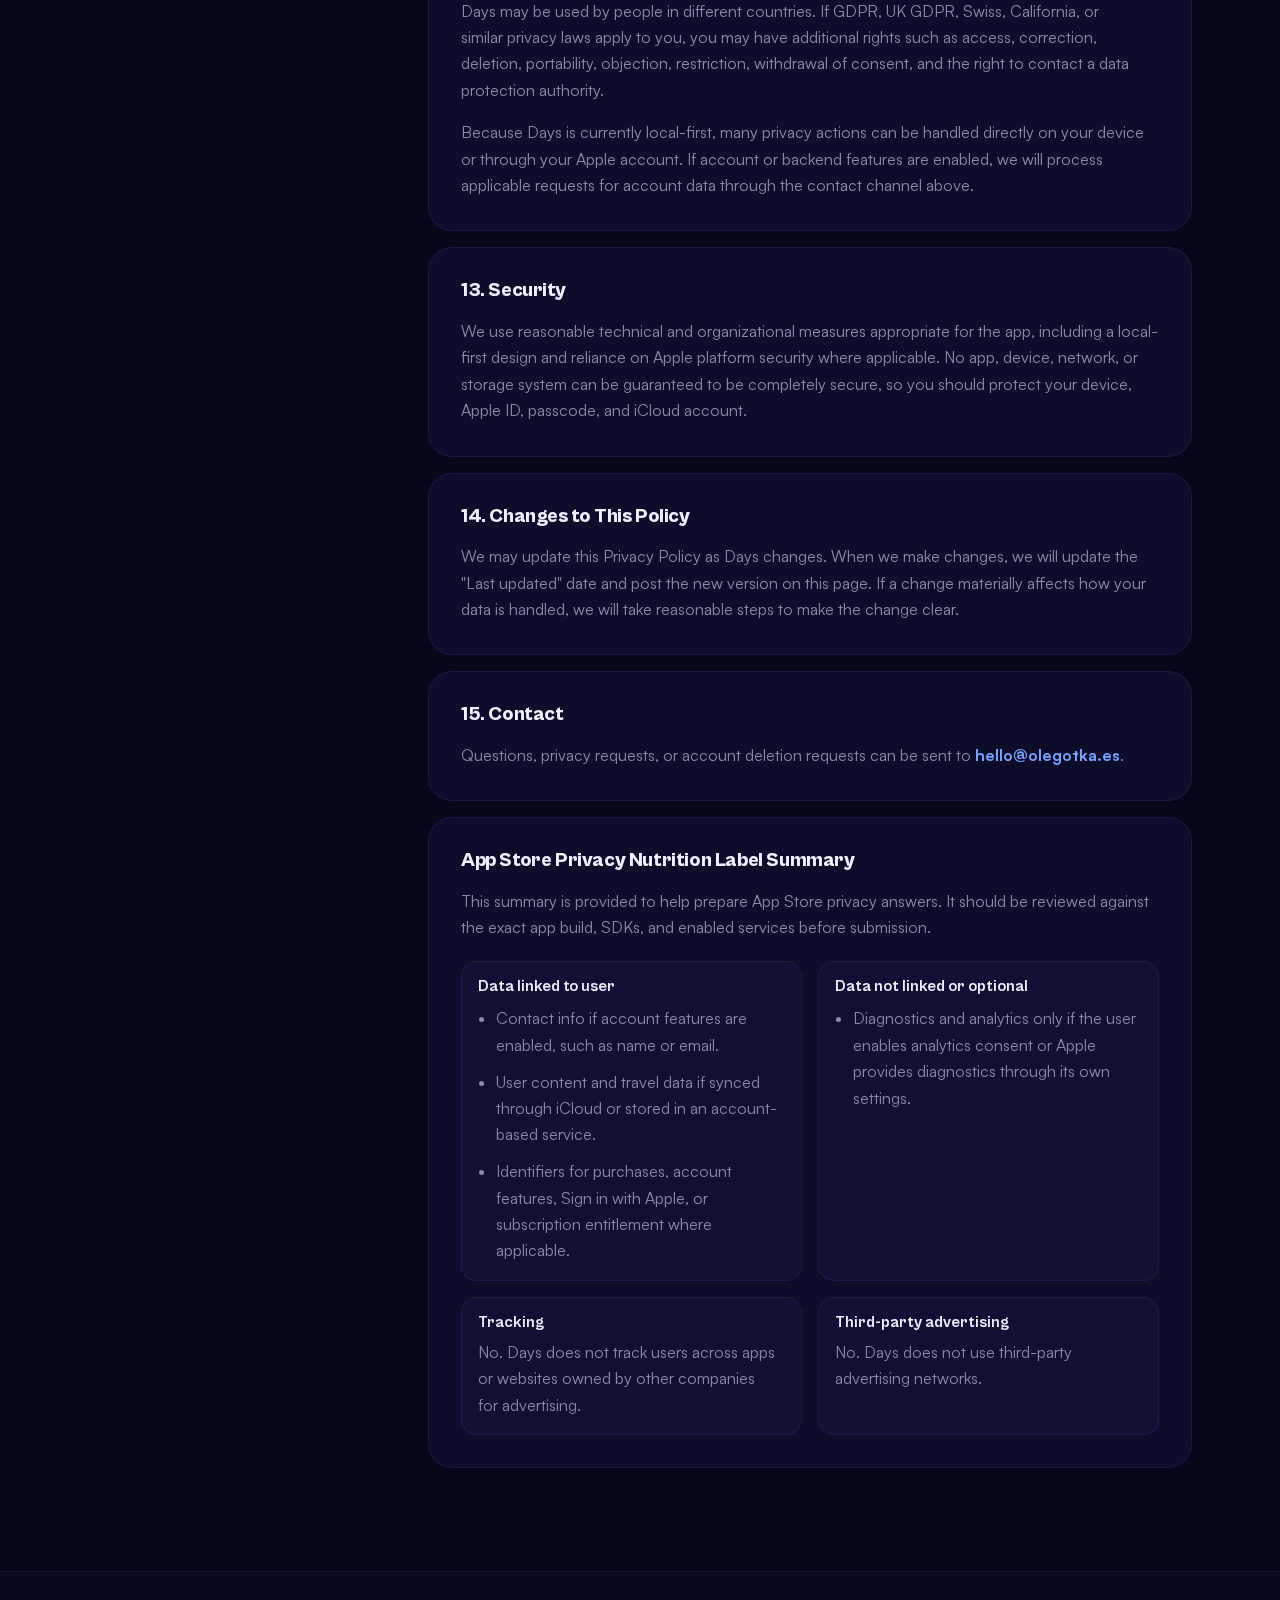
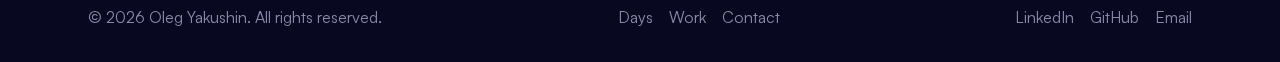
<file: days-privacy.html>
<!DOCTYPE html>
<html lang="en" data-theme="dark">
<head>
  <meta charset="UTF-8" />
  <meta name="viewport" content="width=device-width, initial-scale=1.0" />
  <title>Days Privacy Policy</title>
  <meta name="description" content="Privacy Policy for Days, an iOS travel passport and travel history app." />
  <meta property="og:title" content="Days Privacy Policy" />
  <meta property="og:description" content="How Days handles travel profile data, documents metadata, trip history, iCloud sync, subscriptions, and optional analytics." />
  <meta property="og:type" content="website" />
  <meta property="og:url" content="https://olegotka.es/days-privacy.html" />
  <meta property="og:image" content="https://olegotka.es/assets/projects/days_preview.png" />
  <meta name="twitter:card" content="summary_large_image" />
  <link rel="canonical" href="https://olegotka.es/days-privacy.html" />
  <link rel="icon" href="/assets/favicon.ico" sizes="any" />
  <link rel="apple-touch-icon" href="/assets/apple-touch-icon.png" />
  <style>
    @font-face{font-family:Satoshi;src:url('/assets/fonts/Satoshi-Regular.woff2') format('woff2');font-weight:400;font-style:normal;font-display:swap}
    @font-face{font-family:Satoshi;src:url('/assets/fonts/Satoshi-Medium.woff2') format('woff2');font-weight:500;font-style:normal;font-display:swap}
    @font-face{font-family:Satoshi;src:url('/assets/fonts/Satoshi-Bold.woff2') format('woff2');font-weight:700;font-style:normal;font-display:swap}
    @font-face{font-family:Cabinet;src:url('/assets/fonts/CabinetGrotesk-Bold.woff2') format('woff2');font-weight:700;font-style:normal;font-display:swap}
    @font-face{font-family:Cabinet;src:url('/assets/fonts/CabinetGrotesk-ExtraBold.woff2') format('woff2');font-weight:900;font-style:normal;font-display:swap}
    :root{
      --font-display:Cabinet,Inter,sans-serif;
      --font-body:Satoshi,Inter,sans-serif;
      --font-mono:"SF Mono",Menlo,monospace;
      --bg:#06061a;
      --bg-alt:#080820;
      --surface:#0d0d2b;
      --surface-2:#12123a;
      --border:rgba(120,100,255,.12);
      --border-hover:rgba(120,100,255,.28);
      --blue:#2563ff;
      --purple:#7c3aed;
      --grad:linear-gradient(135deg,#2563ff 0%,#7c3aed 100%);
      --grad-soft:linear-gradient(135deg,rgba(37,99,255,.12) 0%,rgba(124,58,237,.12) 100%);
      --text:#f0efff;
      --muted:#8b8aaa;
      --faint:#3a3a5c;
      --ok:#22d3a0;
      --ok-bg:rgba(34,211,160,.1);
      --radius:24px;
      --cw:1200px;
      --ease:cubic-bezier(.16,1,.3,1);
      --tr:200ms cubic-bezier(.16,1,.3,1);
    }
    *,*::before,*::after{box-sizing:border-box;margin:0;padding:0}
    html{scroll-behavior:smooth;-webkit-font-smoothing:antialiased}
    body{min-height:100dvh;overflow-x:hidden;background:var(--bg);color:var(--text);font-family:var(--font-body);line-height:1.65}
    body::before{content:"";position:fixed;inset:0;z-index:0;pointer-events:none;background-image:linear-gradient(rgba(120,100,255,.05) 1px,transparent 1px),linear-gradient(90deg,rgba(120,100,255,.05) 1px,transparent 1px);background-size:48px 48px}
    body::after{content:"";position:fixed;inset:0;z-index:0;pointer-events:none;background:radial-gradient(ellipse 70% 60% at 20% 10%,rgba(37,99,255,.12) 0%,transparent 70%),radial-gradient(ellipse 60% 50% at 85% 80%,rgba(124,58,237,.1) 0%,transparent 70%)}
    a{color:inherit;text-decoration:none}
    p{max-width:72ch;text-wrap:pretty}
    h1,h2,h3{font-family:var(--font-display);line-height:1.08;text-wrap:balance}
    .page{position:relative;z-index:1}
    .container{max-width:var(--cw);margin:0 auto;padding:0 clamp(1.5rem,4vw,3rem)}
    nav{position:sticky;top:0;z-index:10;height:64px;display:flex;align-items:center;background:rgba(6,6,26,.85);backdrop-filter:saturate(180%) blur(16px);border-bottom:1px solid var(--border)}
    .nav-inner{width:100%;max-width:var(--cw);margin:0 auto;padding:0 clamp(1.5rem,4vw,3rem);display:flex;align-items:center;gap:1rem}
    .logo{font-family:var(--font-display);font-size:1.1rem;font-weight:900;letter-spacing:-.02em}
    .logo span{background:var(--grad);-webkit-background-clip:text;background-clip:text;-webkit-text-fill-color:transparent}
    .nav-links{display:flex;gap:.25rem;margin:0 auto}
    .nav-a{font-size:.9rem;font-weight:500;color:var(--muted);padding:.375rem .75rem;border-radius:6px;transition:color var(--tr),background var(--tr)}
    .nav-a:hover{color:var(--text);background:rgba(120,100,255,.08)}
    .btn{display:inline-flex;align-items:center;gap:.5rem;min-height:48px;padding:.75rem 1.5rem;border-radius:12px;font-size:.9375rem;font-weight:700;white-space:nowrap;transition:all var(--tr)}
    .btn-primary{background:var(--grad);color:#fff}
    .btn-primary:hover{filter:brightness(1.07);box-shadow:0 6px 24px rgba(37,99,255,.35)}
    .btn-ghost{border:1.5px solid var(--border);color:var(--muted)}
    .btn-ghost:hover{border-color:var(--border-hover);color:var(--text);background:rgba(120,100,255,.06)}
    .badge-pill{display:inline-flex;align-items:center;gap:.5rem;width:max-content;border:1px solid rgba(34,211,160,.2);border-radius:999px;background:var(--ok-bg);color:var(--ok);font-family:var(--font-mono);font-size:.72rem;letter-spacing:.04em;padding:.25rem .75rem}
    .dot{width:6px;height:6px;border-radius:50%;background:var(--ok);animation:pulse 2s ease-in-out infinite}
    @keyframes pulse{0%,100%{opacity:1}50%{opacity:.42}}
    .hero{padding:clamp(6rem,12vw,9rem) 0 clamp(3.5rem,7vw,6rem)}
    .hero-copy{max-width:900px}
    .hero h1{margin:1.25rem 0 1.5rem;font-size:clamp(3rem,.5rem + 7vw,7.25rem);font-weight:900;letter-spacing:-.03em}
    .grad-text{background:var(--grad);-webkit-background-clip:text;background-clip:text;-webkit-text-fill-color:transparent}
    .hero-sub{font-size:clamp(1.125rem,1rem + .65vw,1.4rem);color:var(--muted);max-width:58ch;line-height:1.55}
    .hero-actions{display:flex;flex-wrap:wrap;gap:1rem;margin-top:2rem}
    .hero-metrics{display:flex;flex-wrap:wrap;width:fit-content;margin-top:3rem;border:1px solid var(--border);border-radius:var(--radius);overflow:hidden;background:rgba(13,13,43,.7);backdrop-filter:blur(8px)}
    .metric{padding:1.1rem 1.5rem;display:flex;flex-direction:column;gap:.25rem}
    .metric+.metric{border-left:1px solid var(--border)}
    .metric-n{font-family:var(--font-display);font-size:clamp(1.45rem,1rem + 1.6vw,2.35rem);font-weight:900;line-height:1;background:var(--grad);-webkit-background-clip:text;background-clip:text;-webkit-text-fill-color:transparent}
    .metric-l{font-family:var(--font-mono);font-size:.66rem;color:var(--muted);letter-spacing:.08em;text-transform:uppercase}
    .trust-strip{padding:2rem 0;border-top:1px solid var(--border);border-bottom:1px solid var(--border);background:rgba(13,13,43,.4)}
    .trust-inner{display:flex;flex-wrap:wrap;gap:.75rem;align-items:center}
    .tag{display:inline-flex;align-items:center;border:1px solid var(--border);border-radius:999px;background:rgba(120,100,255,.08);color:var(--muted);font-family:var(--font-mono);font-size:11px;padding:2px .625rem;white-space:nowrap}
    section.content{padding:clamp(4rem,8vw,7rem) 0}
    .section-head{margin-bottom:3rem}
    .section-kicker{display:block;margin-bottom:.75rem;color:var(--faint);font-family:var(--font-mono);font-size:.68rem;letter-spacing:.1em;text-transform:uppercase}
    .section-head h2{font-size:clamp(2rem,1.2rem + 2.5vw,3.2rem);font-weight:900;letter-spacing:-.025em;margin-bottom:1rem}
    .section-head p{color:var(--muted);font-size:1rem}
    .legal-layout{display:grid;grid-template-columns:minmax(240px,320px) minmax(0,1fr);gap:1.25rem;align-items:start}
    .summary{position:sticky;top:88px}
    .card{position:relative;overflow:hidden;border:1px solid var(--border);border-radius:var(--radius);background:var(--surface);padding:2rem;transition:border-color var(--tr),box-shadow var(--tr),transform var(--tr)}
    .card::before{content:"";position:absolute;inset:0;background:var(--grad-soft);opacity:0;pointer-events:none;transition:opacity var(--tr)}
    .card:hover{border-color:var(--border-hover);transform:translateY(-3px);box-shadow:0 12px 40px rgba(37,99,255,.12),0 0 0 1px rgba(120,100,255,.15)}
    .card:hover::before{opacity:1}
    .card>*{position:relative;z-index:1}
    .summary h2,.legal-card h2{margin-bottom:1rem;font-size:1.25rem;font-weight:900;letter-spacing:-.02em}
    .legal-card+.legal-card{margin-top:1rem}
    .legal-card p,.summary p{color:var(--muted)}
    .legal-card p+p{margin-top:1rem}
    .legal-card ul,.summary ul{padding-left:1.15rem;color:var(--muted)}
    .legal-card li,.summary li{margin-top:.65rem}
    .legal-card strong{color:var(--text)}
    .legal-card a{color:#7aa2ff;font-weight:700}
    .legal-note{margin-top:1.25rem;padding-top:1.25rem;border-top:1px solid var(--border);font-size:.92rem}
    .nutrition-grid{display:grid;grid-template-columns:repeat(2,minmax(0,1fr));gap:1rem;margin-top:1.25rem}
    .nutrition-grid>div{border:1px solid var(--border);border-radius:16px;background:rgba(18,18,58,.68);padding:1rem}
    .nutrition-grid h3{font-size:1rem;margin-bottom:.5rem}
    footer{border-top:1px solid var(--border);padding:2rem 0;background:rgba(13,13,43,.42)}
    .footer-inner{display:flex;flex-wrap:wrap;justify-content:space-between;gap:1rem;color:var(--muted)}
    .footer-links,.footer-social{display:flex;flex-wrap:wrap;gap:1rem}
    @media (max-width:900px){
      .nav-links{display:none}
      .nav-inner{justify-content:space-between}
      .legal-layout{grid-template-columns:1fr}
      .summary{position:static}
    }
    @media (max-width:640px){
      nav{height:auto;min-height:64px}
      .nav-inner{padding-top:.75rem;padding-bottom:.75rem}
      .hero-metrics{width:100%}
      .metric{width:100%;padding:1rem 1.25rem}
      .metric+.metric{border-left:0;border-top:1px solid var(--border)}
      .nutrition-grid{grid-template-columns:1fr}
      .card{padding:1.35rem}
    }
  </style>
</head>
<body>
  <div class="page">
    <nav aria-label="Primary">
      <div class="nav-inner">
        <a class="logo" href="/index.html">oleg<span> otka</span></a>
        <div class="nav-links">
          <a class="nav-a" href="/index.html#services">Services</a>
          <a class="nav-a" href="/index.html#work">Work</a>
          <a class="nav-a" href="/index.html#pricing">Pricing</a>
          <a class="nav-a" href="/index.html#contact">Contact</a>
        </div>
        <a class="btn btn-ghost" href="/days.html">Days</a>
      </div>
    </nav>

    <main>
      <section class="hero">
        <div class="container">
          <div class="hero-copy">
            <span class="badge-pill"><span class="dot"></span> Days iOS App</span>
            <h1>Privacy <span class="grad-text">Policy.</span></h1>
            <p class="hero-sub">
              Days is a travel passport and travel history app. This policy explains what information the app
              handles, where it is stored, and how optional account, sync, subscription, and analytics features work.
            </p>
            <div class="hero-actions">
              <a class="btn btn-primary" href="mailto:hello@olegotka.es">Privacy contact →</a>
              <a class="btn btn-ghost" href="/days.html">Back to Days</a>
            </div>
            <div class="hero-metrics" aria-label="Privacy highlights">
              <div class="metric">
                <span class="metric-n">Local</span>
                <span class="metric-l">first storage</span>
              </div>
              <div class="metric">
                <span class="metric-n">Opt-in</span>
                <span class="metric-l">analytics only</span>
              </div>
              <div class="metric">
                <span class="metric-n">No</span>
                <span class="metric-l">ads or tracking</span>
              </div>
            </div>
          </div>
        </div>
      </section>

      <div class="trust-strip">
        <div class="container trust-inner" aria-label="Policy markers">
          <span class="tag">Last updated: May 5, 2026</span>
          <span class="tag">No sale of personal data</span>
          <span class="tag">No third-party advertising</span>
          <span class="tag">StoreKit / App Store subscriptions</span>
          <span class="tag">Optional iCloud sync</span>
        </div>
      </div>

      <section class="content">
        <div class="container">
          <div class="section-head">
            <span class="section-kicker">// privacy policy</span>
            <h2>Clear terms for sensitive travel data.</h2>
            <p>
              Travel history, passports, visas, and residence permits can be sensitive. Days is written to be
              direct about what exists now, what depends on Apple services, and what may apply only if account
              features are enabled later.
            </p>
          </div>

          <div class="legal-layout">
            <aside class="summary card" aria-label="Privacy summary">
              <h2>At a glance</h2>
              <ul>
                <li>Your main Days data is currently stored locally on your device.</li>
                <li>iCloud sync may store and sync your data through your Apple account if enabled.</li>
                <li>Analytics are opt-in only. If you do not enable analytics, analytics events are not sent.</li>
                <li>Payments and subscription processing are handled by Apple through StoreKit and the App Store.</li>
              </ul>
              <p class="legal-note">
                This is not legal advice; final text should be reviewed by counsel before publication.
              </p>
            </aside>

            <div>
              <article class="card legal-card">
                <h2>1. Overview / Who We Are</h2>
                <p>
                  Days helps you keep a private record of citizenship, passports, visas, residence permits,
                  trips, travel dates, and related travel access information. The app is operated by Olegotka
                  Studio. For privacy questions, contact us at
                  <a href="mailto:hello@olegotka.es">hello@olegotka.es</a>.
                </p>
                <p>
                  We treat travel history and immigration-related records as sensitive information. Our goal is
                  to collect as little data as needed, keep the current experience local-first, and clearly label
                  features that depend on Apple services or future account infrastructure.
                </p>
              </article>

              <article class="card legal-card">
                <h2>2. Information We Collect</h2>
                <ul>
                  <li><strong>Travel profile data:</strong> citizenship, passport information, visas, residence permits, and related metadata you add to Days.</li>
                  <li><strong>Document metadata:</strong> details such as document type, issuing country, validity dates, and status. Days does not collect document scans or photos unless that feature is explicitly added later and you choose to use it.</li>
                  <li><strong>Trip history:</strong> countries visited and trip start and end dates, plus travel statistics generated from that information.</li>
                  <li><strong>Settings:</strong> language, theme, analytics consent, and other app preferences.</li>
                  <li><strong>Account data if registration is enabled:</strong> name, email address, Sign in with Apple identifier, and account settings if and when account features are enabled.</li>
                  <li><strong>Subscription status:</strong> information from Apple about whether Days Pro is active, expired, in a trial, or otherwise entitled through the App Store.</li>
                  <li><strong>Diagnostics and analytics:</strong> app events, performance data, crash or diagnostic information only if analytics or diagnostics collection is enabled by you or provided through Apple-controlled system diagnostics.</li>
                </ul>
              </article>

              <article class="card legal-card">
                <h2>3. How We Use Information</h2>
                <ul>
                  <li>To calculate travel access, visa-free access, stay limits, and related travel reminders.</li>
                  <li>To show your travel history, country lists, timelines, and statistics.</li>
                  <li>To save and restore your data locally on your device.</li>
                  <li>To sync data between your Apple devices if iCloud sync is enabled.</li>
                  <li>To manage Days Pro subscription state and unlock paid features.</li>
                  <li>To provide account features if and when registration, Sign in with Apple, or backend services are enabled.</li>
                  <li>To improve stability, performance, and product decisions if analytics is enabled.</li>
                  <li>To respond to support requests that you send to us.</li>
                </ul>
              </article>

              <article class="card legal-card">
                <h2>4. Local Storage and iCloud</h2>
                <p>
                  The core Days experience is local-first. Your travel profile, document metadata, trip history,
                  and settings are currently stored on your device unless you enable sync or account-based features.
                </p>
                <p>
                  If iCloud sync is enabled, Days may store and synchronize your app data through iCloud so it can
                  be available on your Apple devices. iCloud data is controlled by your Apple account and is also
                  subject to Apple privacy terms, iCloud settings, device settings, and Apple account controls.
                  You can manage iCloud access in iOS settings.
                </p>
              </article>

              <article class="card legal-card">
                <h2>5. Subscriptions and Payments</h2>
                <p>
                  Days Pro subscriptions are processed by Apple through StoreKit and the App Store. Days receives
                  subscription status and entitlement information needed to unlock paid features, but we do not
                  receive your full payment card number or full App Store payment details.
                </p>
              </article>

              <article class="card legal-card">
                <h2>6. Analytics</h2>
                <p>
                  Analytics are opt-in only. If you do not enable analytics, Days does not send analytics events.
                  If enabled, analytics may help us understand feature usage, app stability, and performance so we
                  can improve the app.
                </p>
                <p>
                  Days does not use analytics for advertising tracking, does not track you across other apps or
                  websites, and does not share analytics data with advertising networks.
                </p>
              </article>

              <article class="card legal-card">
                <h2>7. Data Sharing</h2>
                <ul>
                  <li>We do not sell your personal data.</li>
                  <li>We do not use third-party advertising networks.</li>
                  <li>We do not track you across apps or websites for advertising.</li>
                  <li>Apple may process information needed for App Store purchases, StoreKit, iCloud, Sign in with Apple, and device diagnostics.</li>
                  <li>If account features, backend storage, or support tools are enabled in the future, we may use service providers only as necessary to operate those features and only with comparable protection commitments.</li>
                  <li>We may disclose information if required by law or to protect the rights, safety, and security of users or the app.</li>
                </ul>
              </article>

              <article class="card legal-card">
                <h2>8. Data Retention</h2>
                <p>
                  Your Days data is kept while you keep it in the app, in iCloud, or in an account if account
                  features are enabled. You can edit or delete records in the app where available. If export
                  features are available, you can export your data before deleting it.
                </p>
                <p>
                  If you delete local app data or uninstall the app, data stored only on that device may be removed.
                  Data synced to iCloud may remain available through your Apple account until you delete it through
                  the app, iCloud, device settings, or Apple account controls.
                </p>
              </article>

              <article class="card legal-card">
                <h2>9. Account Deletion</h2>
                <p>
                  If account creation exists, Days must allow you to initiate account deletion from within the app.
                  Account deletion should cover the account record and associated personal data stored in the
                  account or backend service, subject to legal, security, fraud-prevention, or transaction records
                  that must be retained.
                </p>
                <p>
                  If account features are not enabled, you can delete the data available in the app and manage any
                  iCloud copies through the app, iOS settings, iCloud settings, or Apple account controls.
                </p>
              </article>

              <article class="card legal-card">
                <h2>10. User Rights</h2>
                <p>
                  Depending on where you live and which features are enabled, you may have rights to access,
                  correct, delete, export, or restrict the use of your personal data. You can also withdraw
                  analytics consent at any time in the app where that setting is available.
                </p>
                <p>
                  For requests that cannot be completed directly in the app, contact us at
                  <a href="mailto:hello@olegotka.es">hello@olegotka.es</a>.
                </p>
              </article>

              <article class="card legal-card">
                <h2>11. Children</h2>
                <p>
                  Days is not directed to children. We do not knowingly collect personal information from children.
                  If you believe a child has provided personal information through Days, contact us so we can review
                  and delete it where appropriate.
                </p>
              </article>

              <article class="card legal-card">
                <h2>12. International Users / GDPR-Style Rights</h2>
                <p>
                  Days may be used by people in different countries. If GDPR, UK GDPR, Swiss, California, or similar
                  privacy laws apply to you, you may have additional rights such as access, correction, deletion,
                  portability, objection, restriction, withdrawal of consent, and the right to contact a data
                  protection authority.
                </p>
                <p>
                  Because Days is currently local-first, many privacy actions can be handled directly on your device
                  or through your Apple account. If account or backend features are enabled, we will process
                  applicable requests for account data through the contact channel above.
                </p>
              </article>

              <article class="card legal-card">
                <h2>13. Security</h2>
                <p>
                  We use reasonable technical and organizational measures appropriate for the app, including a
                  local-first design and reliance on Apple platform security where applicable. No app, device,
                  network, or storage system can be guaranteed to be completely secure, so you should protect your
                  device, Apple ID, passcode, and iCloud account.
                </p>
              </article>

              <article class="card legal-card">
                <h2>14. Changes to This Policy</h2>
                <p>
                  We may update this Privacy Policy as Days changes. When we make changes, we will update the
                  "Last updated" date and post the new version on this page. If a change materially affects how
                  your data is handled, we will take reasonable steps to make the change clear.
                </p>
              </article>

              <article class="card legal-card">
                <h2>15. Contact</h2>
                <p>
                  Questions, privacy requests, or account deletion requests can be sent to
                  <a href="mailto:hello@olegotka.es">hello@olegotka.es</a>.
                </p>
              </article>

              <article class="card legal-card">
                <h2>App Store Privacy Nutrition Label Summary</h2>
                <p>
                  This summary is provided to help prepare App Store privacy answers. It should be reviewed against
                  the exact app build, SDKs, and enabled services before submission.
                </p>
                <div class="nutrition-grid">
                  <div>
                    <h3>Data linked to user</h3>
                    <ul>
                      <li>Contact info if account features are enabled, such as name or email.</li>
                      <li>User content and travel data if synced through iCloud or stored in an account-based service.</li>
                      <li>Identifiers for purchases, account features, Sign in with Apple, or subscription entitlement where applicable.</li>
                    </ul>
                  </div>
                  <div>
                    <h3>Data not linked or optional</h3>
                    <ul>
                      <li>Diagnostics and analytics only if the user enables analytics consent or Apple provides diagnostics through its own settings.</li>
                    </ul>
                  </div>
                  <div>
                    <h3>Tracking</h3>
                    <p>No. Days does not track users across apps or websites owned by other companies for advertising.</p>
                  </div>
                  <div>
                    <h3>Third-party advertising</h3>
                    <p>No. Days does not use third-party advertising networks.</p>
                  </div>
                </div>
              </article>
            </div>
          </div>
        </div>
      </section>
    </main>

    <footer>
      <div class="container footer-inner">
        <p>© 2026 Oleg Yakushin. All rights reserved.</p>
        <div class="footer-links">
          <a href="/days.html">Days</a>
          <a href="/index.html#work">Work</a>
          <a href="/index.html#contact">Contact</a>
        </div>
        <div class="footer-social">
          <a href="https://www.linkedin.com/in/oleg-yakushin/" target="_blank" rel="noopener">LinkedIn</a>
          <a href="https://github.com/OlegYakushin" target="_blank" rel="noopener">GitHub</a>
          <a href="mailto:hello@olegotka.es">Email</a>
        </div>
      </div>
    </footer>
  </div>
</body>
</html>
</file>
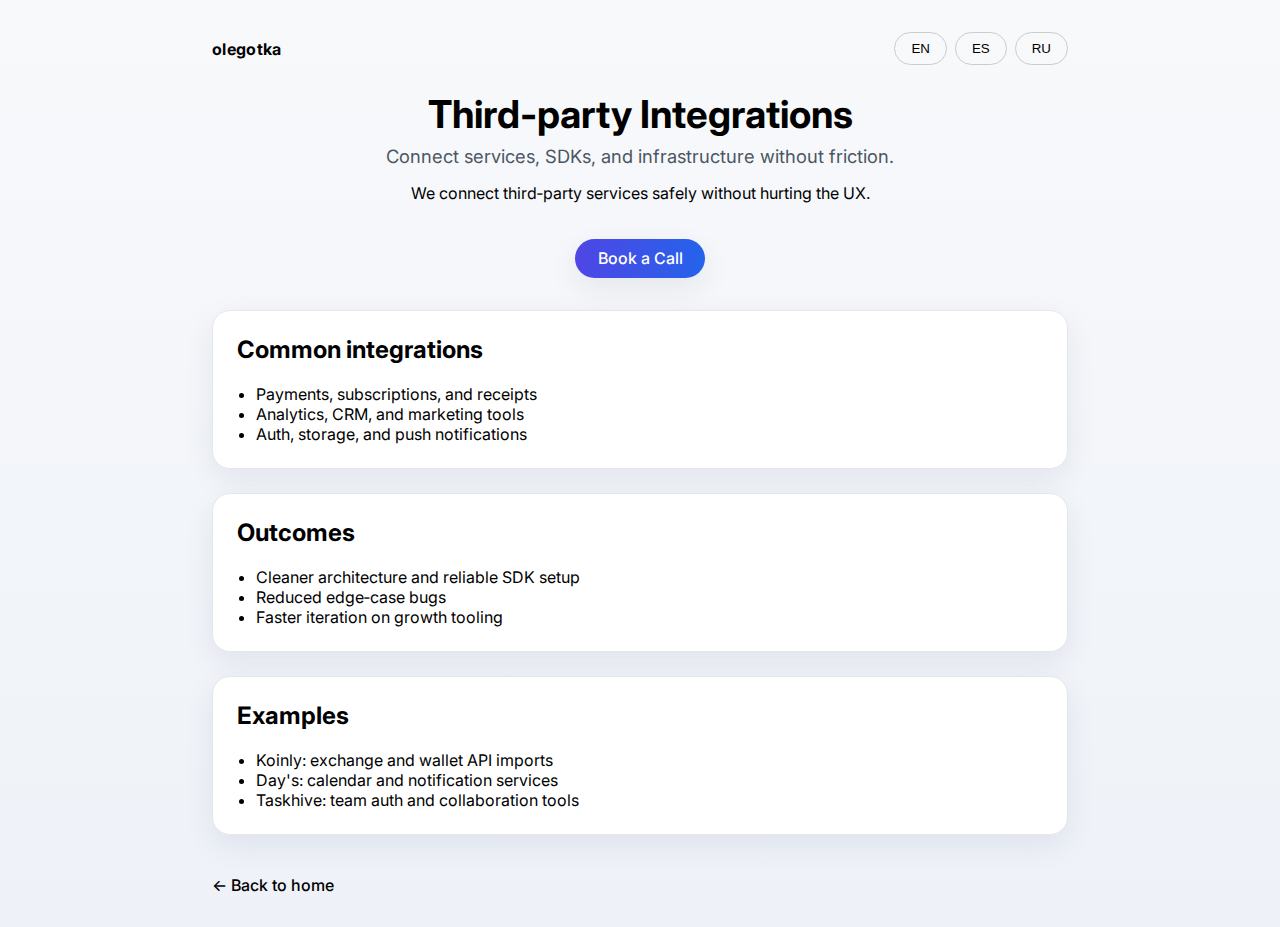
<file: integrations.html>
<!DOCTYPE html>
<html lang="en">
<head>
  <meta charset="UTF-8" />
  <meta name="viewport" content="width=device-width, initial-scale=1.0" />
  <title>olegotka — Integrations</title>
  <link href="https://fonts.googleapis.com/css2?family=Inter:wght@300;500;700&display=swap" rel="stylesheet" />
  <style>
    :root {
      --bg-light: #f8f9fb;
      --text-light: #000;
      --bg-dark: #121212;
      --text-dark: #fff;
      --card-light: #ffffff;
      --card-dark: #1e1e1e;
      --shadow-light: 0 10px 30px rgba(20, 36, 73, 0.08);
      --shadow-dark: 0 10px 30px rgba(0, 0, 0, 0.45);
      --accent: #2563eb;
      --accent-2: #4f46e5;
      --border-light: #e5e7eb;
    }
    body {
      font-family: 'Inter', sans-serif;
      margin: 0;
      background: linear-gradient(180deg, #f8f9fb 0%, #eef2f8 100%);
      color: var(--text-light);
      transition: 0.3s ease all;
    }
    body.dark {
      background: radial-gradient(circle at top, #1b1f2a 0%, #0f1115 60%);
      color: var(--text-dark);
    }
    *, *::before, *::after { box-sizing: border-box; }
    .container { max-width: 920px; margin: auto; padding: 2rem; }
    .topbar { display: flex; align-items: center; justify-content: space-between; gap: 1rem; margin-bottom: 1.5rem; }
    .language-switcher { display: flex; gap: 0.5rem; }
    .language-switcher button { border: 1px solid #ccc; background: transparent; padding: 0.5rem 1rem; border-radius: 999px; cursor: pointer; }
    body.dark .language-switcher button { border-color: rgba(255, 255, 255, 0.2); color: #e5e7eb; }
    .brand { display: inline-block; font-weight: 700; letter-spacing: 0.02em; text-decoration: none; color: inherit; }
    header { text-align: center; margin-bottom: 2rem; }
    h1 { font-size: 2.4rem; margin-bottom: 0.5rem; }
    .subtitle { font-size: 1.15rem; color: #4b5563; }
    body.dark .subtitle { color: #cbd5f5; }
    .cta-button { margin-top: 1.25rem; padding: 0.6rem 1.4rem; border: none; border-radius: 999px; font-weight: 500; cursor: pointer; background: linear-gradient(to right, var(--accent-2), var(--accent)); color: white; text-decoration: none; display: inline-block; box-shadow: var(--shadow-light); }
    .section { background: var(--card-light); border: 1px solid var(--border-light); border-radius: 18px; padding: 1.5rem; box-shadow: var(--shadow-light); margin-bottom: 1.5rem; }
    body.dark .section { background: var(--card-dark); border: 1px solid rgba(255, 255, 255, 0.08); box-shadow: var(--shadow-dark); }
    .section h2 { margin-top: 0; }
    .list { padding-left: 1.2rem; margin: 0.5rem 0 0; }
    .back-link { display: inline-block; margin-top: 1rem; text-decoration: none; color: inherit; font-weight: 500; }
  </style>
</head>
<body>
  <div class="container">
    <div class="topbar">
      <a class="brand" href="index.html">olegotka</a>
      <div class="language-switcher">
        <button onclick="changeLang('en')">EN</button>
        <button onclick="changeLang('es')">ES</button>
        <button onclick="changeLang('ru')">RU</button>
      </div>
    </div>

    <header>
      <h1 data-i18n="title">Third‑party Integrations</h1>
      <div class="subtitle" data-i18n="subtitle">Connect services, SDKs, and infrastructure without friction.</div>
      <p class="lead" data-i18n="lead">We connect third‑party services safely without hurting the UX.</p>
      <a class="cta-button" href="https://cal.com/olegotka/first-call" target="_blank" rel="noopener" data-i18n="cta">Book a Call</a>
    </header>

    <div class="section">
      <h2 data-i18n="section1">Common integrations</h2>
      <ul class="list">
        <li data-i18n="point1">Payments, subscriptions, and receipts</li>
        <li data-i18n="point2">Analytics, CRM, and marketing tools</li>
        <li data-i18n="point3">Auth, storage, and push notifications</li>
      </ul>
    </div>

    <div class="section">
      <h2 data-i18n="section2">Outcomes</h2>
      <ul class="list">
        <li data-i18n="point4">Cleaner architecture and reliable SDK setup</li>
        <li data-i18n="point5">Reduced edge‑case bugs</li>
        <li data-i18n="point6">Faster iteration on growth tooling</li>
      </ul>
    </div>

    <div class="section">
      <h2 data-i18n="section3">Examples</h2>
      <ul class="list">
        <li data-i18n="point7">Koinly: exchange and wallet API imports</li>
        <li data-i18n="point8">Day's: calendar and notification services</li>
        <li data-i18n="point9">Taskhive: team auth and collaboration tools</li>
      </ul>
    </div>

    <a class="back-link" href="index.html" data-i18n="back">← Back to home</a>
  </div>

  <script>
    const translations = {
      en: {


        title: "Third‑party Integrations",
        subtitle: "Connect services, SDKs, and infrastructure without friction.",
        lead: "We connect third‑party services safely without hurting the UX.",
        cta: "Book a Call",
        section1: "Common integrations",
        section2: "Outcomes",
        section3: "Examples",
        point1: "Payments, subscriptions, and receipts",
        point2: "Analytics, CRM, and marketing tools",
        point3: "Auth, storage, and push notifications",
        point4: "Cleaner architecture and reliable SDK setup",
        point5: "Reduced edge‑case bugs",
        point6: "Faster iteration on growth tooling",
        back: "← Back to home"
        point7: "Koinly: exchange and wallet API imports",
        point8: "Day's: calendar and notification services",
        point9: "Taskhive: team auth and collaboration tools"
      },
      ru: {


        title: "Интеграции сервисов",
        subtitle: "Подключаем SDK и сервисы без боли.",
        lead: "Подключаем сервисы безопасно и без потерь в UX.",
        cta: "Запросить консультацию",
        section1: "Что подключаем",
        section2: "Результат",
        section3: "Примеры",
        point1: "Платежи, подписки и чеки",
        point2: "Аналитика, CRM и маркетинг",
        point3: "Авторизация, хранение, пуши",
        point4: "Чистая архитектура и надёжный SDK",
        point5: "Меньше багов на краях",
        point6: "Быстрее эксперименты с ростом",
        back: "← На главную"
        point7: "Koinly: интеграции с биржами и кошельками",
        point8: "Day's: календарь и сервисы уведомлений",
        point9: "Taskhive: командная авторизация и коллаборация"
      },
      es: {


        title: "Integraciones externas",
        subtitle: "Conectamos servicios y SDKs sin fricción.",
        lead: "Conectamos servicios externos sin romper la UX.",
        cta: "Agendar una llamada",
        section1: "Integraciones comunes",
        section2: "Resultados",
        section3: "Ejemplos",
        point1: "Pagos, suscripciones y recibos",
        point2: "Analítica, CRM y marketing",
        point3: "Auth, storage y push",
        point4: "Arquitectura limpia y SDK estable",
        point5: "Menos bugs en casos límite",
        point6: "Iteración más rápida en growth",
        back: "← Volver al inicio"
        point7: "Koinly: integraciones con exchanges y wallets",
        point8: "Day's: calendario y servicios de notificación",
        point9: "Taskhive: auth de equipo y colaboración"
      }
    };

    function changeLang(lang) {
      const t = translations[lang];
      document.querySelectorAll("[data-i18n]").forEach(el => {
        const key = el.getAttribute("data-i18n");
        if (t[key]) {
          el.textContent = t[key];
        }
      });
      document.documentElement.lang = lang;
      localStorage.setItem("lang", lang);
    }

    const savedLang = localStorage.getItem("lang") || "en";
    changeLang(savedLang);

    const mediaQuery = window.matchMedia("(prefers-color-scheme: dark)");
    function applySystemTheme() {
      document.body.classList.toggle("dark", mediaQuery.matches);
    }
    applySystemTheme();
    mediaQuery.addEventListener("change", applySystemTheme);
  </script>
</body>
</html>
</file>
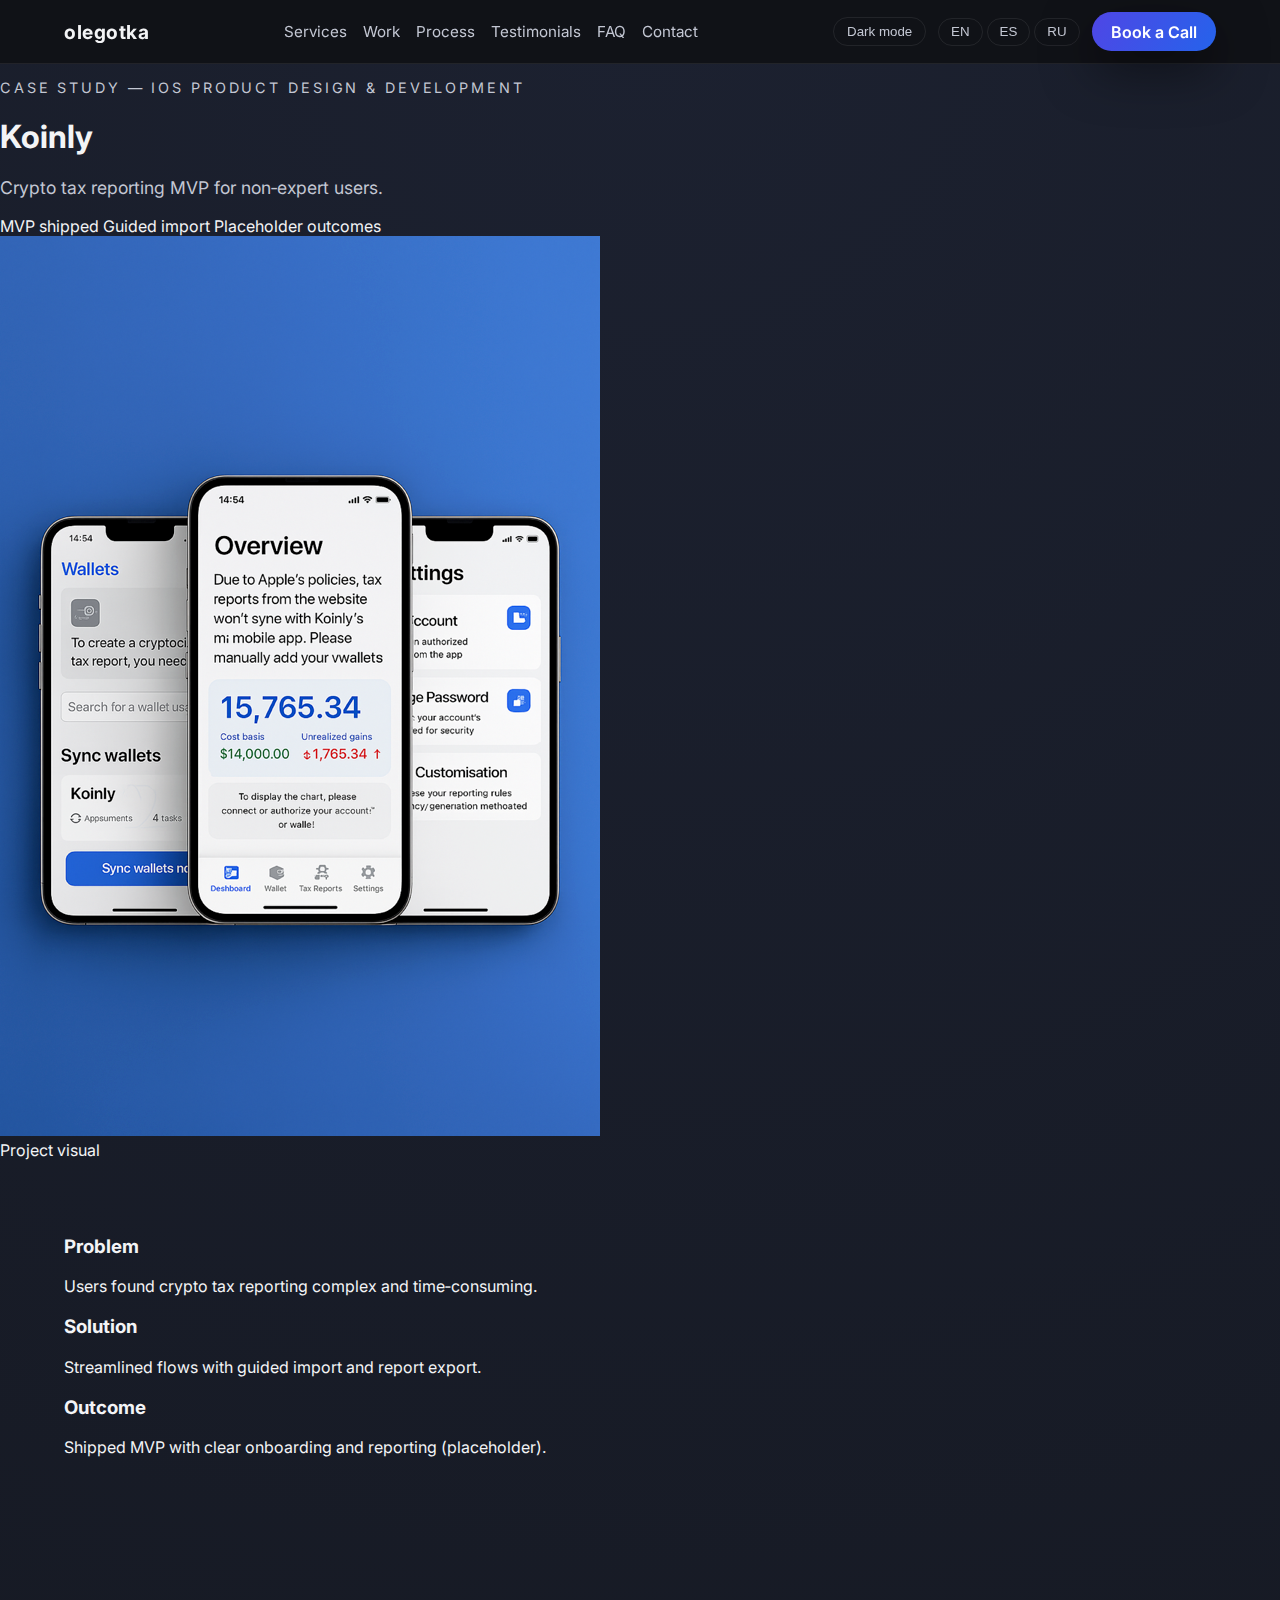
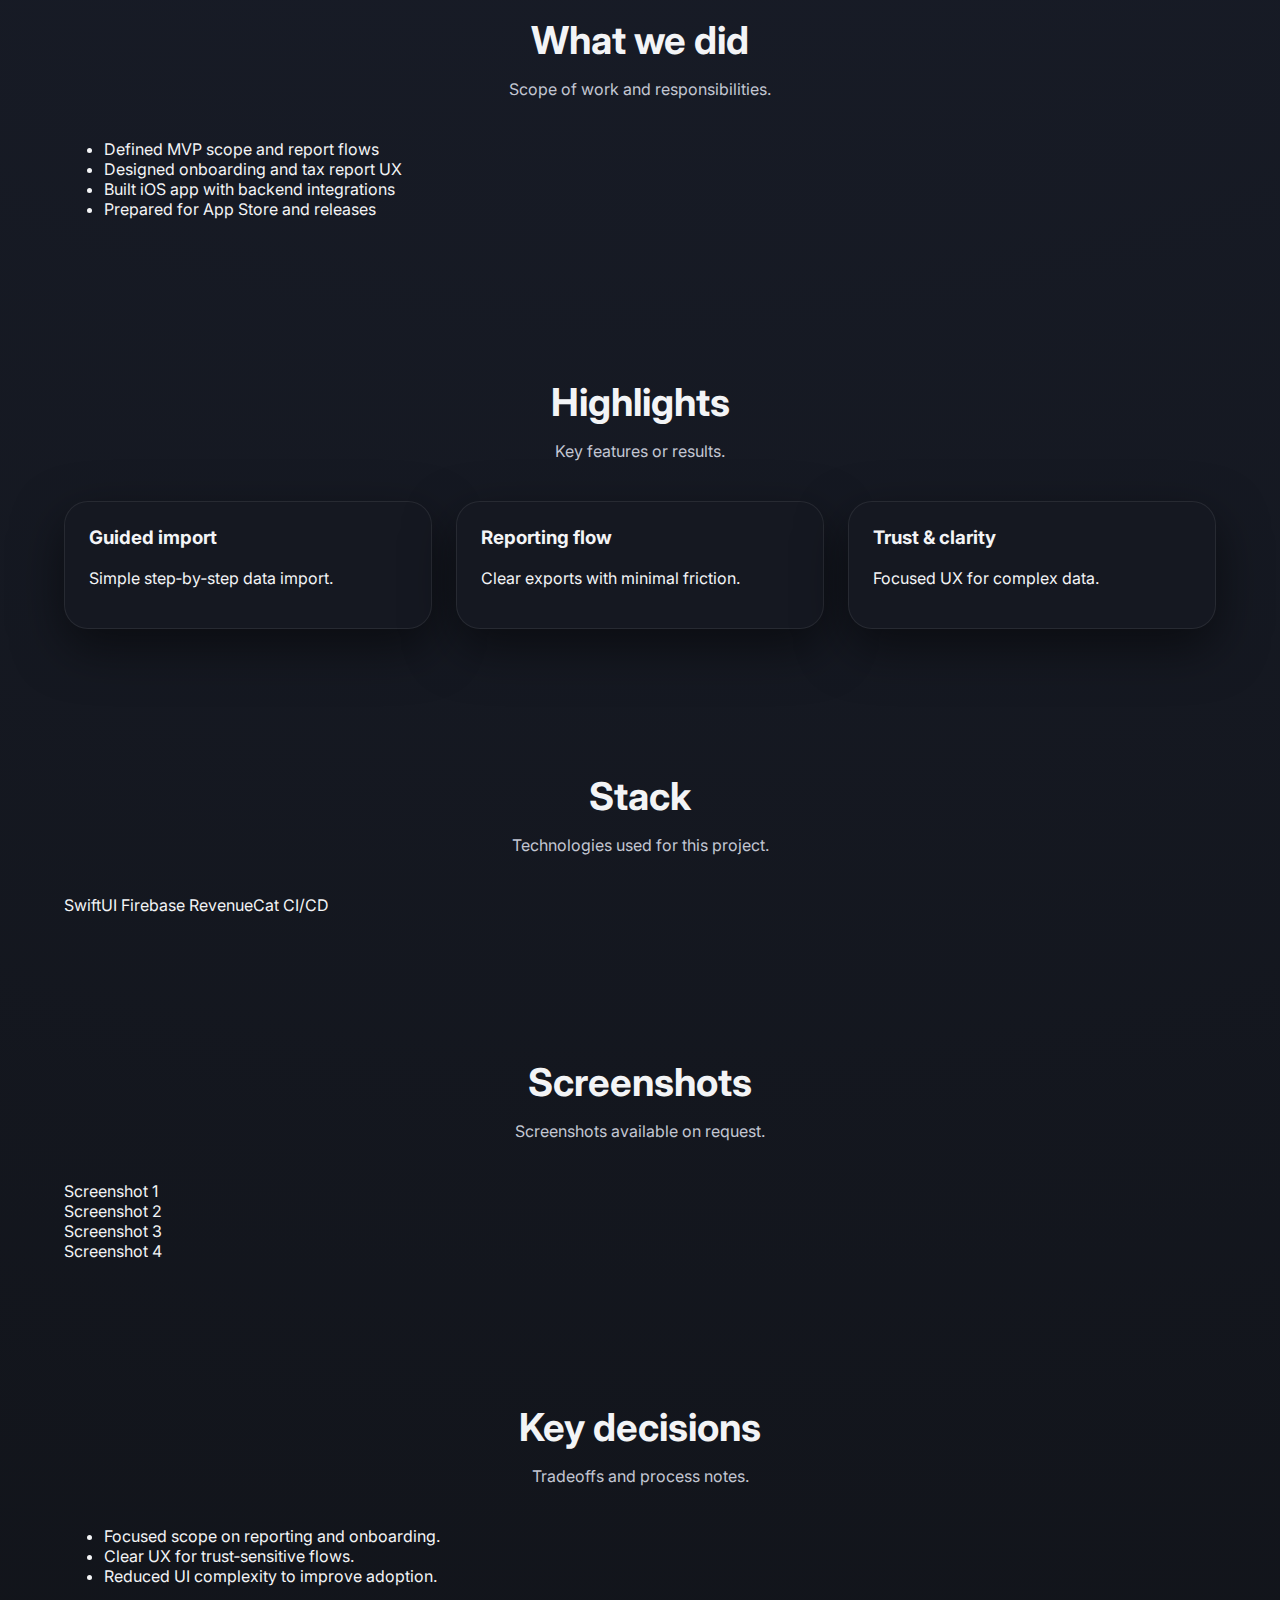
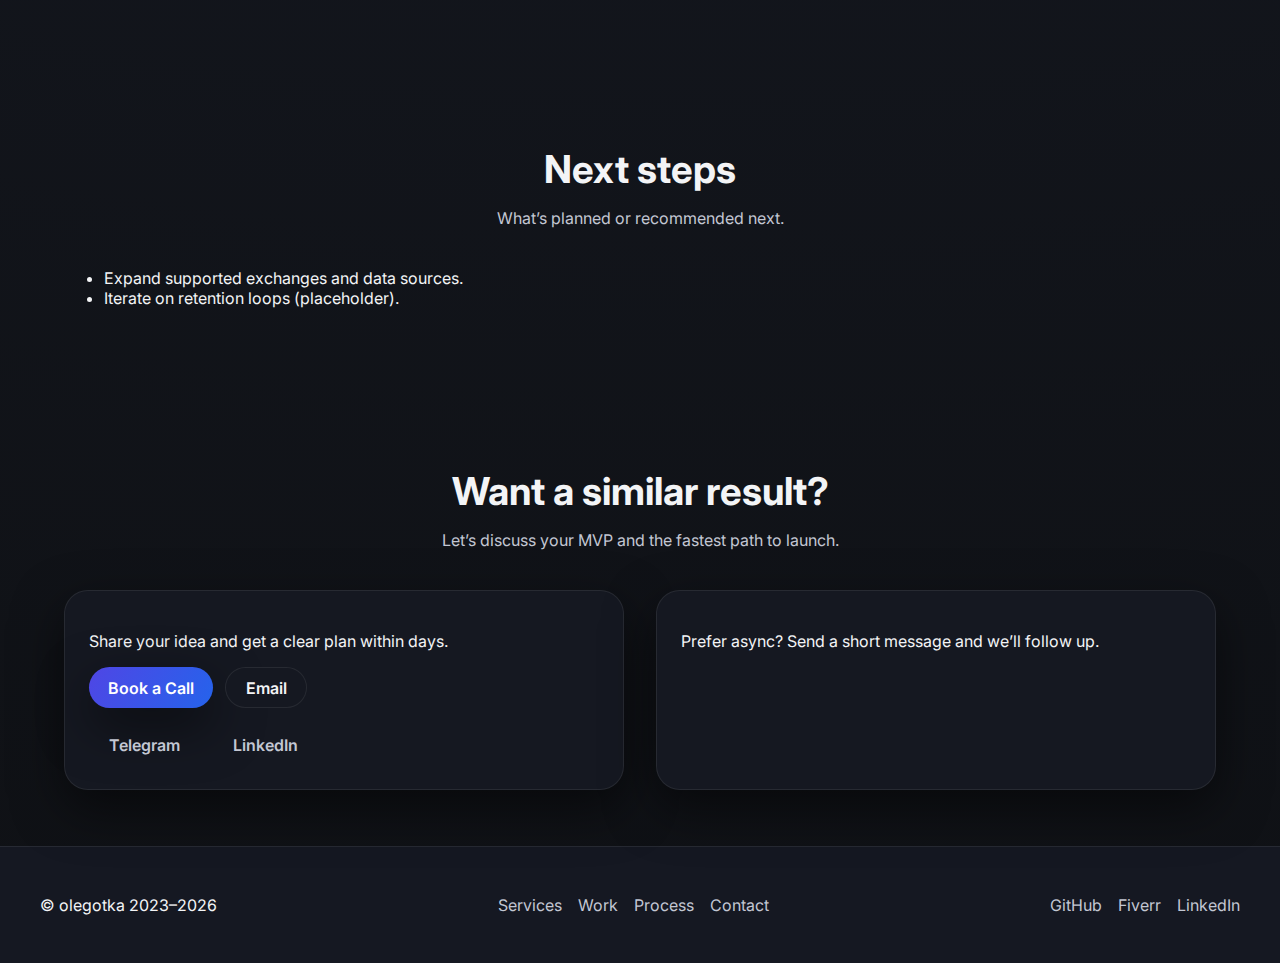
<file: koinly.html>
<!DOCTYPE html>
<html lang="en">
<head>
  <meta charset="UTF-8" />
  <meta name="viewport" content="width=device-width, initial-scale=1.0" />
  <title>olegotka — Koinly Case Study</title>
  <meta name="description" content="Case study: Koinly — crypto tax reporting MVP." />
  <meta property="og:title" content="olegotka — Koinly Case Study" />
  <meta property="og:description" content="Case study: Koinly — crypto tax reporting MVP." />
  <meta property="og:type" content="website" />
  <meta property="og:url" content="https://olegotka.es/koinly.html" />
  <meta property="og:image" content="/assets/og-image.png" />
  <link rel="icon" href="/assets/favicon.ico" />
  <link href="https://fonts.googleapis.com/css2?family=Inter:wght@400;600;700&display=swap" rel="stylesheet" />
  <link rel="stylesheet" href="styles.css" />
</head>
<body>
  <header class="topbar" id="top">
    <div class="nav-inner">
      <a class="logo" href="/index.html">olegotka</a>
      <nav class="nav-links" aria-label="Primary">
        <a href="/index.html#services" data-i18n="nav_services">Services</a>
        <a href="/index.html#work" data-i18n="nav_work">Work</a>
        <a href="/index.html#process" data-i18n="nav_process">Process</a>
        <a href="/index.html#testimonials" data-i18n="nav_testimonials">Testimonials</a>
        <a href="/index.html#faq" data-i18n="nav_faq">FAQ</a>
        <a href="/index.html#contact" data-i18n="nav_contact">Contact</a>
      </nav>
      <div class="nav-actions">
        <button class="theme-toggle" id="themeToggle" data-i18n="toggle_theme">Dark mode</button>
        <div class="lang-switch" aria-label="Language">
          <button data-lang="en">EN</button>
          <button data-lang="es">ES</button>
          <button data-lang="ru">RU</button>
        </div>
        <a class="btn btn-primary" href="https://cal.com/olegotka/first-call" target="_blank" rel="noopener" data-i18n="cta_primary">Book a Call</a>
      </div>
    </div>
  </header>

  <main>
    <section class="case-hero">
      <div>
        <p class="eyebrow" data-i18n="case_type">Case Study</p>
        <h1 data-i18n="case_title">Koinly</h1>
        <p class="hero-subtitle" data-i18n="case_tagline">Crypto tax reporting MVP for non‑expert users.</p>
        <div class="case-badges">
          <span data-i18n="case_badge_1">MVP shipped</span>
          <span data-i18n="case_badge_2">Guided import</span>
          <span data-i18n="case_badge_3">Placeholder outcomes</span>
        </div>
      </div>
      <div class="case-hero-card">
        <img src="/assets/projects/koinly_preview.png" alt="Koinly" />
        <div class="mockup-caption" data-i18n="case_mockup">Project visual placeholder</div>
      </div>
    </section>

    <section class="section">
      <div class="tldr">
        <div>
          <h3 data-i18n="case_problem_title">Problem</h3>
          <p data-i18n="case_problem">Users found crypto tax reporting complex and time‑consuming.</p>
        </div>
        <div>
          <h3 data-i18n="case_solution_title">Solution</h3>
          <p data-i18n="case_solution">Streamlined flows with guided import and report export.</p>
        </div>
        <div>
          <h3 data-i18n="case_outcome_title">Outcome</h3>
          <p data-i18n="case_outcome">Shipped MVP with clear onboarding and reporting (placeholder).</p>
        </div>
      </div>
    </section>

    <section class="section">
      <div class="section-header">
        <h2 data-i18n="case_what_title">What I did</h2>
        <p data-i18n="case_what_subtitle">Scope of work and responsibilities.</p>
      </div>
      <ul class="case-list">
        <li data-i18n="case_what_1">Defined MVP scope and report flows</li>
        <li data-i18n="case_what_2">Designed onboarding and tax report UX</li>
        <li data-i18n="case_what_3">Built iOS app with backend integrations</li>
        <li data-i18n="case_what_4">Prepared for App Store and releases</li>
      </ul>
    </section>

    <section class="section">
      <div class="section-header">
        <h2 data-i18n="case_highlights_title">Highlights</h2>
        <p data-i18n="case_highlights_subtitle">Key features or results.</p>
      </div>
      <div class="cards-grid">
        <article class="card">
          <h3 data-i18n="case_highlight_1">Guided import</h3>
          <p data-i18n="case_highlight_1_desc">Simple step‑by‑step data import.</p>
        </article>
        <article class="card">
          <h3 data-i18n="case_highlight_2">Reporting flow</h3>
          <p data-i18n="case_highlight_2_desc">Clear exports with minimal friction.</p>
        </article>
        <article class="card">
          <h3 data-i18n="case_highlight_3">Trust & clarity</h3>
          <p data-i18n="case_highlight_3_desc">Focused UX for complex data.</p>
        </article>
      </div>
    </section>

    <section class="section">
      <div class="section-header">
        <h2 data-i18n="case_stack_title">Stack</h2>
        <p data-i18n="case_stack_subtitle">Technologies used for this project.</p>
      </div>
      <div class="badge-row">
        <span>SwiftUI</span>
        <span>Firebase</span>
        <span>RevenueCat</span>
        <span>CI/CD</span>
      </div>
    </section>

    <section class="section">
      <div class="section-header">
        <h2 data-i18n="case_screens_title">Screenshots</h2>
        <p data-i18n="case_screens_subtitle">Placeholder images until final assets are ready.</p>
      </div>
      <div class="screens-grid">
        <div class="screen-card">Screenshot 1</div>
        <div class="screen-card">Screenshot 2</div>
        <div class="screen-card">Screenshot 3</div>
        <div class="screen-card">Screenshot 4</div>
      </div>
    </section>

    <section class="section">
      <div class="section-header">
        <h2 data-i18n="case_decisions_title">Key decisions</h2>
        <p data-i18n="case_decisions_subtitle">Tradeoffs and process notes.</p>
      </div>
      <ul class="case-list">
        <li data-i18n="case_decision_1">Focused scope on reporting and onboarding.</li>
        <li data-i18n="case_decision_2">Clear UX for trust‑sensitive flows.</li>
        <li data-i18n="case_decision_3">Reduced UI complexity to improve adoption.</li>
      </ul>
    </section>

    <section class="section">
      <div class="section-header">
        <h2 data-i18n="case_next_title">Next steps</h2>
        <p data-i18n="case_next_subtitle">What’s planned or recommended next.</p>
      </div>
      <ul class="case-list">
        <li data-i18n="case_next_1">Expand supported exchanges and data sources.</li>
        <li data-i18n="case_next_2">Iterate on retention loops (placeholder).</li>
      </ul>
    </section>

    <section class="section" id="contact">
      <div class="section-header">
        <h2 data-i18n="case_cta_title">Want a similar result?</h2>
        <p data-i18n="case_cta_subtitle">Let’s discuss your MVP and the fastest path to launch.</p>
      </div>
      <div class="contact-grid">
        <div class="contact-card">
          <p data-i18n="case_cta_body">Share your idea and get a clear plan within days.</p>
          <div class="contact-actions">
            <a class="btn btn-primary" href="https://cal.com/olegotka/first-call" target="_blank" rel="noopener" data-i18n="cta_primary">Book a Call</a>
            <a class="btn btn-secondary" href="mailto:hello@olegotka.es" data-i18n="contact_email">Email Us</a>
          </div>
          <div class="contact-links">
            <a class="btn btn-ghost" href="https://t.me/olegotka" target="_blank" rel="noopener" data-i18n="contact_telegram">Telegram</a>
            <a class="btn btn-ghost" href="https://www.linkedin.com/in/oleg-yakushin/" target="_blank" rel="noopener" data-i18n="contact_linkedin">LinkedIn</a>
          </div>
        </div>
        <div class="contact-card">
          <p data-i18n="case_cta_note">Prefer async? Send a short message and we’ll follow up.</p>
        </div>
      </div>
    </section>
  </main>

  <footer class="footer">
    <div class="footer-inner">
      <p>© olegotka 2023–2026</p>
      <div class="footer-links">
        <a href="/index.html#services" data-i18n="nav_services">Services</a>
        <a href="/index.html#work" data-i18n="nav_work">Work</a>
        <a href="/index.html#process" data-i18n="nav_process">Process</a>
        <a href="/index.html#contact" data-i18n="nav_contact">Contact</a>
      </div>
      <div class="footer-social">
        <a href="https://github.com/OlegYakushin" target="_blank" rel="noopener">GitHub</a>
        <a href="https://www.fiverr.com/oleg_yakushin" target="_blank" rel="noopener">Fiverr</a>
        <a href="https://www.linkedin.com/in/oleg-yakushin/" target="_blank" rel="noopener">LinkedIn</a>
      </div>
    </div>
  </footer>

  <script>
    window.pageTranslations = {
      en: {
        case_title: "Koinly",
        case_tagline: "Crypto tax reporting MVP for non‑expert users.",
        case_badge_1: "MVP shipped",
        case_badge_2: "Guided import",
        case_badge_3: "Placeholder outcomes",
        case_problem: "Users found crypto tax reporting complex and time‑consuming.",
        case_solution: "Streamlined flows with guided import and report export.",
        case_outcome: "Shipped MVP with clear onboarding and reporting (placeholder).",
        case_what_1: "Defined MVP scope and report flows",
        case_what_2: "Designed onboarding and tax report UX",
        case_what_3: "Built iOS app with backend integrations",
        case_what_4: "Prepared for App Store and releases",
        case_highlight_1: "Guided import",
        case_highlight_1_desc: "Simple step‑by‑step data import.",
        case_highlight_2: "Reporting flow",
        case_highlight_2_desc: "Clear exports with minimal friction.",
        case_highlight_3: "Trust & clarity",
        case_highlight_3_desc: "Focused UX for complex data.",
        case_decision_1: "Focused scope on reporting and onboarding.",
        case_decision_2: "Clear UX for trust‑sensitive flows.",
        case_decision_3: "Reduced UI complexity to improve adoption.",
        case_next_1: "Expand supported exchanges and data sources.",
        case_next_2: "Iterate on retention loops (placeholder)."
      },
      es: {
        case_title: "Koinly",
        case_tagline: "MVP de reporting fiscal cripto para usuarios no expertos.",
        case_badge_1: "MVP lanzado",
        case_badge_2: "Importación guiada",
        case_badge_3: "Resultados placeholder",
        case_problem: "Los usuarios veían la declaración cripto como compleja.",
        case_solution: "Flujos simplificados con importación y exportación.",
        case_outcome: "MVP lanzado con onboarding y reporting claros (placeholder).",
        case_what_1: "Definición de alcance y flujos de reportes",
        case_what_2: "Diseño de onboarding y UX de reportes",
        case_what_3: "App iOS con integraciones backend",
        case_what_4: "Preparación para App Store y releases",
        case_highlight_1: "Importación guiada",
        case_highlight_1_desc: "Paso a paso sencillo.",
        case_highlight_2: "Flujo de reportes",
        case_highlight_2_desc: "Exportación sin fricción.",
        case_highlight_3: "Confianza",
        case_highlight_3_desc: "UX claro para datos complejos.",
        case_decision_1: "Alcance centrado en reporting y onboarding.",
        case_decision_2: "UX claro para flujos sensibles.",
        case_decision_3: "UI simplificada para adopción.",
        case_next_1: "Expandir exchanges y fuentes de datos.",
        case_next_2: "Iterar en retención (placeholder)."
      },
      ru: {
        case_title: "Koinly",
        case_tagline: "MVP крипто‑отчётности для обычных пользователей.",
        case_badge_1: "MVP запущен",
        case_badge_2: "Импорт по шагам",
        case_badge_3: "Плейсхолдер результатов",
        case_problem: "Пользователям сложно и долго формировать крипто‑отчёты.",
        case_solution: "Упрощённые сценарии с импортом и экспортом отчётов.",
        case_outcome: "MVP запущен с понятным онбордингом и отчётами (плейсхолдер).",
        case_what_1: "Определение MVP и сценариев отчётности",
        case_what_2: "Дизайн онбординга и UX отчётов",
        case_what_3: "iOS‑разработка и интеграции backend",
        case_what_4: "Подготовка к App Store и релизам",
        case_highlight_1: "Импорт по шагам",
        case_highlight_1_desc: "Простой пошаговый ввод данных.",
        case_highlight_2: "Сценарий отчётов",
        case_highlight_2_desc: "Экспорт без лишних шагов.",
        case_highlight_3: "Доверие",
        case_highlight_3_desc: "UX для сложных данных.",
        case_decision_1: "Фокус на отчётах и онбординге.",
        case_decision_2: "Чёткий UX для чувствительных сценариев.",
        case_decision_3: "Упрощение интерфейса для роста принятия.",
        case_next_1: "Расширить список источников данных.",
        case_next_2: "Итерации по удержанию (плейсхолдер)."
      }
    };
  </script>
  <script src="script.js"></script>
</body>
</html>
</file>
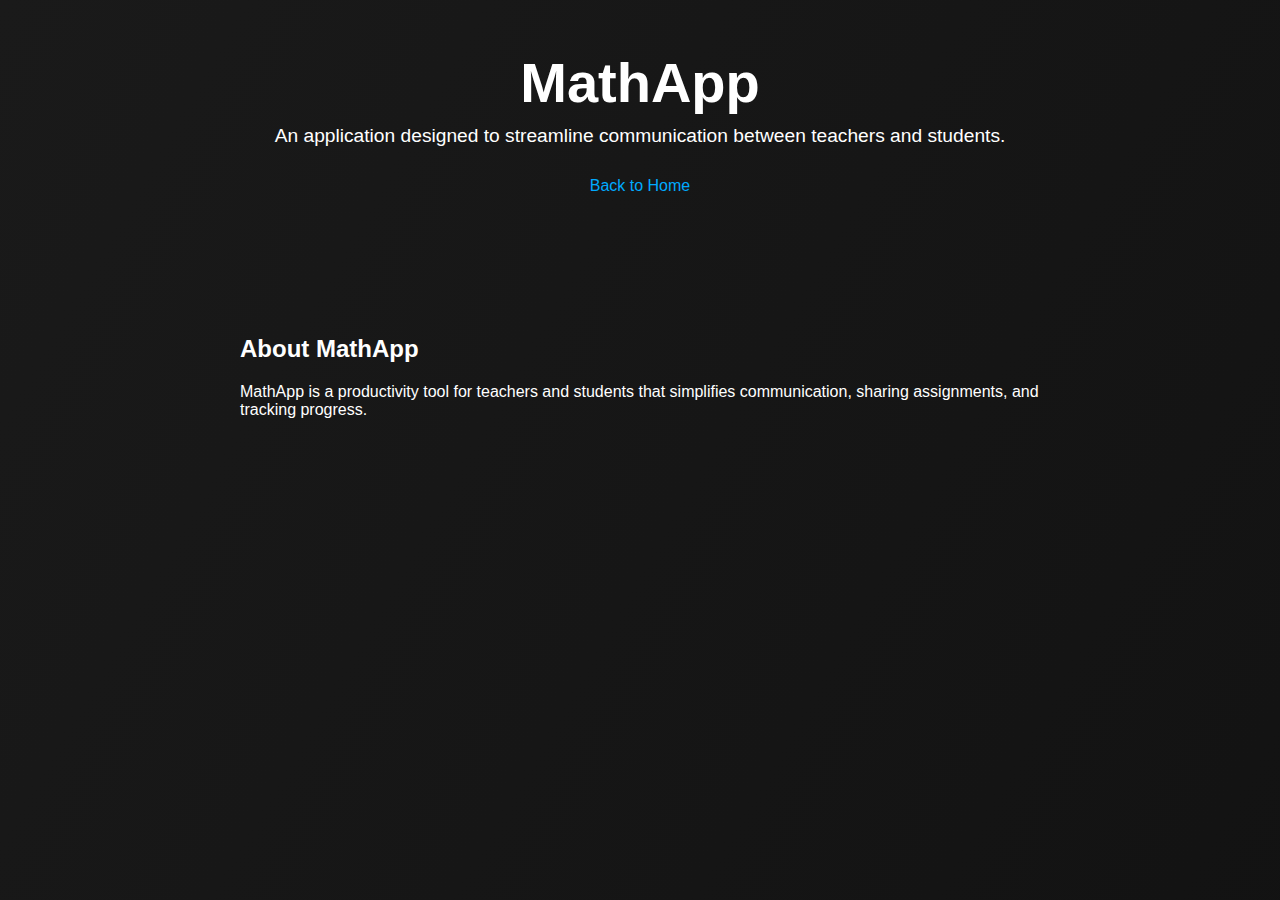
<file: mathapp.html>
<!DOCTYPE html>
<html lang="en">
<head>
    <meta charset="UTF-8">
    <meta name="viewport" content="width=device-width, initial-scale=1.0">
    <title>MathApp</title>
    <link href="style.css" rel="stylesheet">
</head>
<body>
    <header>
        <h1>MathApp</h1>
        <p>An application designed to streamline communication between teachers and students.</p>
        <nav>
            <a href="index.html">Back to Home</a>
        </nav>
    </header>
    <section>
        <h2>About MathApp</h2>
        <p>MathApp is a productivity tool for teachers and students that simplifies communication, sharing assignments, and tracking progress.</p>
    </section>
</body>
</html>
</file>
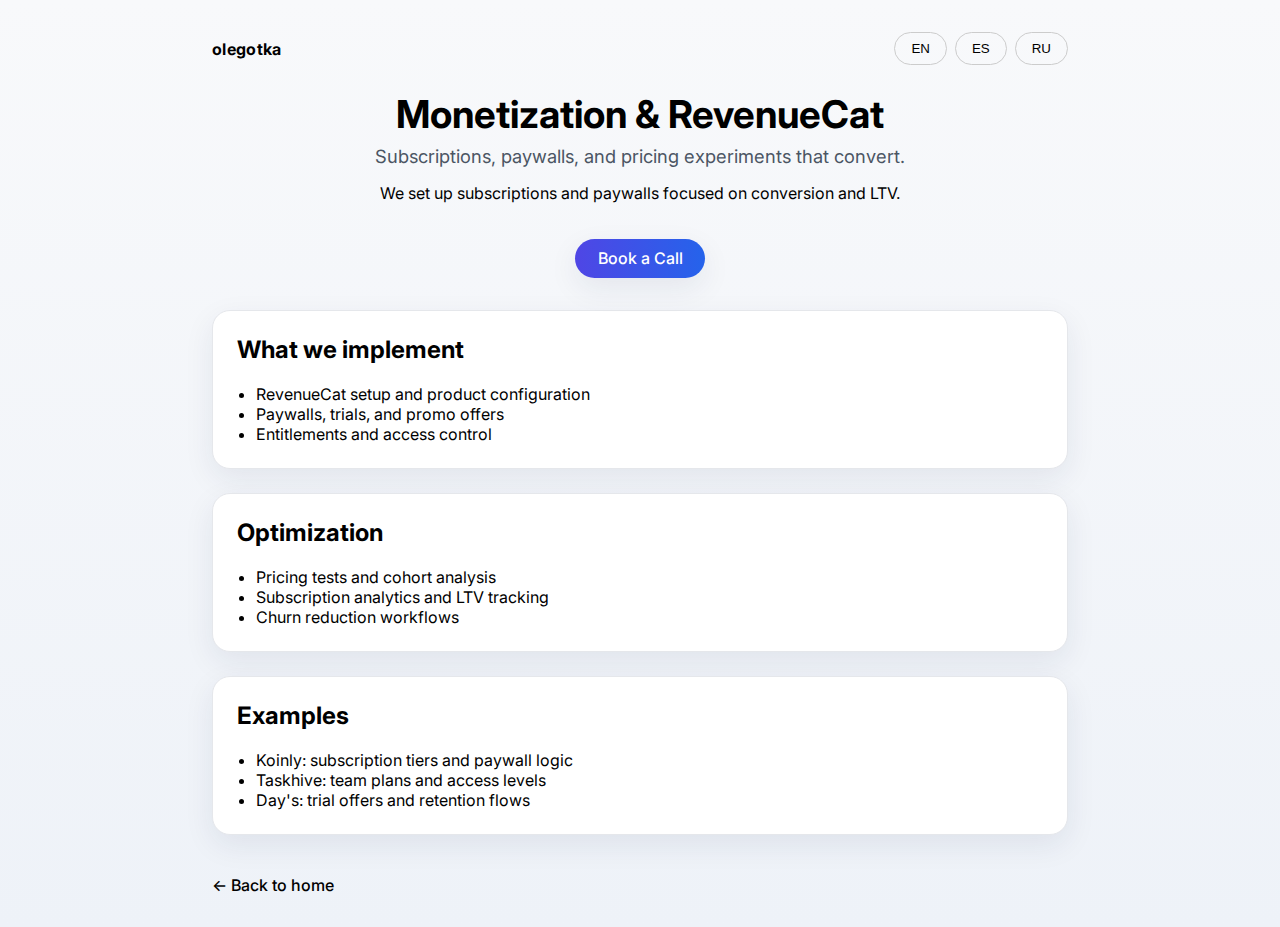
<file: monetization.html>
<!DOCTYPE html>
<html lang="en">
<head>
<!-- Google tag (gtag.js) -->
<script async src="https://www.googletagmanager.com/gtag/js?id=G-75T821TKQY"></script>
<script>
  window.dataLayer = window.dataLayer || [];
  function gtag(){dataLayer.push(arguments);}
  gtag('js', new Date());

  gtag('config', 'G-75T821TKQY');
</script>
  <meta charset="UTF-8" />
  <meta name="viewport" content="width=device-width, initial-scale=1.0" />
  <title>olegotka — Monetization & RevenueCat</title>
  <link href="https://fonts.googleapis.com/css2?family=Inter:wght@300;500;700&display=swap" rel="stylesheet" />
  <style>
    :root {
      --bg-light: #f8f9fb;
      --text-light: #000;
      --bg-dark: #121212;
      --text-dark: #fff;
      --card-light: #ffffff;
      --card-dark: #1e1e1e;
      --shadow-light: 0 10px 30px rgba(20, 36, 73, 0.08);
      --shadow-dark: 0 10px 30px rgba(0, 0, 0, 0.45);
      --accent: #2563eb;
      --accent-2: #4f46e5;
      --border-light: #e5e7eb;
    }
    body {
      font-family: 'Inter', sans-serif;
      margin: 0;
      background: linear-gradient(180deg, #f8f9fb 0%, #eef2f8 100%);
      color: var(--text-light);
      transition: 0.3s ease all;
    }
    body.dark {
      background: radial-gradient(circle at top, #1b1f2a 0%, #0f1115 60%);
      color: var(--text-dark);
    }
    *, *::before, *::after { box-sizing: border-box; }
    .container { max-width: 920px; margin: auto; padding: 2rem; }
    .topbar { display: flex; align-items: center; justify-content: space-between; gap: 1rem; margin-bottom: 1.5rem; }
    .language-switcher { display: flex; gap: 0.5rem; }
    .language-switcher button { border: 1px solid #ccc; background: transparent; padding: 0.5rem 1rem; border-radius: 999px; cursor: pointer; }
    body.dark .language-switcher button { border-color: rgba(255, 255, 255, 0.2); color: #e5e7eb; }
    .brand { display: inline-block; font-weight: 700; letter-spacing: 0.02em; text-decoration: none; color: inherit; }
    header { text-align: center; margin-bottom: 2rem; }
    h1 { font-size: 2.4rem; margin-bottom: 0.5rem; }
    .subtitle { font-size: 1.15rem; color: #4b5563; }
    body.dark .subtitle { color: #cbd5f5; }
    .cta-button { margin-top: 1.25rem; padding: 0.6rem 1.4rem; border: none; border-radius: 999px; font-weight: 500; cursor: pointer; background: linear-gradient(to right, var(--accent-2), var(--accent)); color: white; text-decoration: none; display: inline-block; box-shadow: var(--shadow-light); }
    .section { background: var(--card-light); border: 1px solid var(--border-light); border-radius: 18px; padding: 1.5rem; box-shadow: var(--shadow-light); margin-bottom: 1.5rem; }
    body.dark .section { background: var(--card-dark); border: 1px solid rgba(255, 255, 255, 0.08); box-shadow: var(--shadow-dark); }
    .section h2 { margin-top: 0; }
    .list { padding-left: 1.2rem; margin: 0.5rem 0 0; }
    .back-link { display: inline-block; margin-top: 1rem; text-decoration: none; color: inherit; font-weight: 500; }
  </style>
</head>
<body>
  <div class="container">
    <div class="topbar">
      <a class="brand" href="index.html">olegotka</a>
      <div class="language-switcher">
        <button onclick="changeLang('en')">EN</button>
        <button onclick="changeLang('es')">ES</button>
        <button onclick="changeLang('ru')">RU</button>
      </div>
    </div>

    <header>
      <h1 data-i18n="title">Monetization & RevenueCat</h1>
      <div class="subtitle" data-i18n="subtitle">Subscriptions, paywalls, and pricing experiments that convert.</div>
      <p class="lead" data-i18n="lead">We set up subscriptions and paywalls focused on conversion and LTV.</p>
      <a class="cta-button" href="https://cal.com/olegotka/first-call" target="_blank" rel="noopener" data-i18n="cta">Book a Call</a>
    </header>

    <div class="section">
      <h2 data-i18n="section1">What we implement</h2>
      <ul class="list">
        <li data-i18n="point1">RevenueCat setup and product configuration</li>
        <li data-i18n="point2">Paywalls, trials, and promo offers</li>
        <li data-i18n="point3">Entitlements and access control</li>
      </ul>
    </div>

    <div class="section">
      <h2 data-i18n="section2">Optimization</h2>
      <ul class="list">
        <li data-i18n="point4">Pricing tests and cohort analysis</li>
        <li data-i18n="point5">Subscription analytics and LTV tracking</li>
        <li data-i18n="point6">Churn reduction workflows</li>
      </ul>
    </div>

    <div class="section">
      <h2 data-i18n="section3">Examples</h2>
      <ul class="list">
        <li data-i18n="point7">Koinly: subscription tiers and paywall logic</li>
        <li data-i18n="point8">Taskhive: team plans and access levels</li>
        <li data-i18n="point9">Day's: trial offers and retention flows</li>
      </ul>
    </div>

    <a class="back-link" href="index.html" data-i18n="back">← Back to home</a>
  </div>

  <script>
    const translations = {
      en: {


        title: "Monetization & RevenueCat",
        subtitle: "Subscriptions, paywalls, and pricing experiments that convert.",
        lead: "We set up subscriptions and paywalls focused on conversion and LTV.",
        cta: "Book a Call",
        section1: "What we implement",
        section2: "Optimization",
        section3: "Examples",
        point1: "RevenueCat setup and product configuration",
        point2: "Paywalls, trials, and promo offers",
        point3: "Entitlements and access control",
        point4: "Pricing tests and cohort analysis",
        point5: "Subscription analytics and LTV tracking",
        point6: "Churn reduction workflows",
        back: "← Back to home"
        point7: "Koinly: subscription tiers and paywall logic",
        point8: "Taskhive: team plans and access levels",
        point9: "Day's: trial offers and retention flows"
      },
      ru: {


        title: "Монетизация и RevenueCat",
        subtitle: "Подписки, пейволы и цены, которые конвертируют.",
        lead: "Настраиваем подписки и paywall с фокусом на конверсию и LTV.",
        cta: "Запросить консультацию",
        section1: "Что внедряем",
        section2: "Оптимизация",
        section3: "Примеры",
        point1: "Настройка RevenueCat и продуктов",
        point2: "Пейволы, триалы и промо",
        point3: "Entitlements и контроль доступа",
        point4: "Тесты цен и анализ когорт",
        point5: "Аналитика подписок и LTV",
        point6: "Снижение оттока",
        back: "← На главную"
        point7: "Koinly: уровни подписки и paywall",
        point8: "Taskhive: тарифы для команд и роли",
        point9: "Day's: trial‑предложения и удержание"
      },
      es: {


        title: "Monetización y RevenueCat",
        subtitle: "Suscripciones, paywalls y precios que convierten.",
        lead: "Configuramos suscripciones y paywalls orientados a conversión.",
        cta: "Agendar una llamada",
        section1: "Qué implementamos",
        section2: "Optimización",
        section3: "Ejemplos",
        point1: "Configuración de RevenueCat y productos",
        point2: "Paywalls, pruebas y promociones",
        point3: "Entitlements y control de acceso",
        point4: "Tests de precios y análisis de cohortes",
        point5: "Analítica de suscripciones y LTV",
        point6: "Reducción de churn",
        back: "← Volver al inicio"
        point7: "Koinly: niveles de suscripción y paywall",
        point8: "Taskhive: planes de equipo y accesos",
        point9: "Day's: trials y retención"
      }
    };

    function changeLang(lang) {
      const t = translations[lang];
      document.querySelectorAll("[data-i18n]").forEach(el => {
        const key = el.getAttribute("data-i18n");
        if (t[key]) {
          el.textContent = t[key];
        }
      });
      document.documentElement.lang = lang;
      localStorage.setItem("lang", lang);
    }

    const savedLang = localStorage.getItem("lang") || "en";
    changeLang(savedLang);

    const mediaQuery = window.matchMedia("(prefers-color-scheme: dark)");
    function applySystemTheme() {
      document.body.classList.toggle("dark", mediaQuery.matches);
    }
    applySystemTheme();
    mediaQuery.addEventListener("change", applySystemTheme);
  </script>
</body>
</html>
</file>
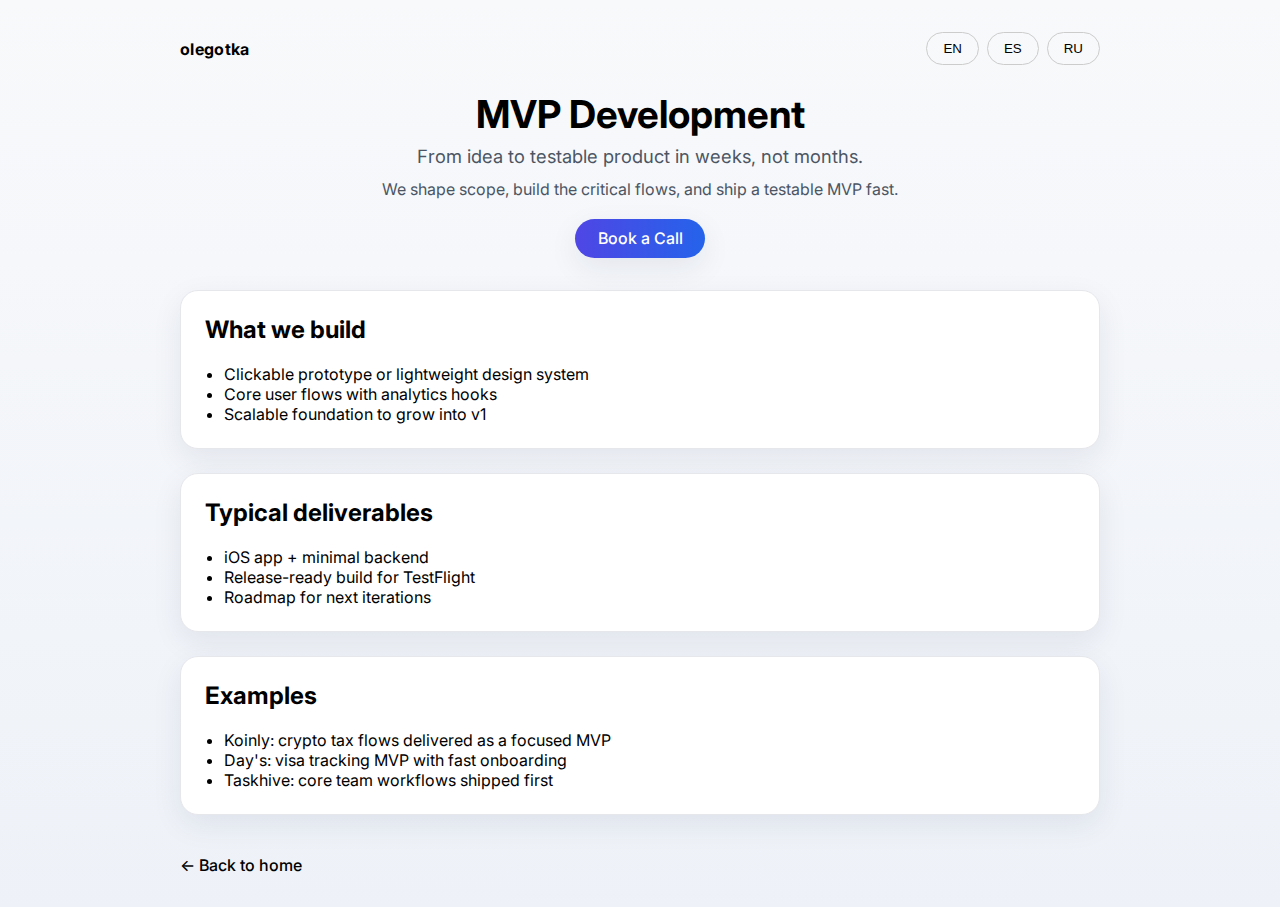
<file: mvp.html>
<!DOCTYPE html>
<html lang="en">
<head>
  <meta charset="UTF-8" />
  <meta name="viewport" content="width=device-width, initial-scale=1.0" />
  <title>olegotka — MVP Development</title>
  <link href="https://fonts.googleapis.com/css2?family=Inter:wght@300;500;700&display=swap" rel="stylesheet" />
  <style>
    :root {
      --bg-light: #f8f9fb;
      --text-light: #000;
      --bg-dark: #121212;
      --text-dark: #fff;
      --card-light: #ffffff;
      --card-dark: #1e1e1e;
      --shadow-light: 0 10px 30px rgba(20, 36, 73, 0.08);
      --shadow-dark: 0 10px 30px rgba(0, 0, 0, 0.45);
      --accent: #2563eb;
      --accent-2: #4f46e5;
      --border-light: #e5e7eb;
    }
    body {
      font-family: 'Inter', sans-serif;
      margin: 0;
      background: linear-gradient(180deg, #f8f9fb 0%, #eef2f8 100%);
      color: var(--text-light);
      transition: 0.3s ease all;
    }
    body.dark {
      background: radial-gradient(circle at top, #1b1f2a 0%, #0f1115 60%);
      color: var(--text-dark);
    }
    .container {
      max-width: 920px;
      margin: auto;
      padding: 2rem;
    }
    .topbar {
      display: flex;
      align-items: center;
      justify-content: space-between;
      gap: 1rem;
      margin-bottom: 1.5rem;
    }
    .language-switcher {
      display: flex;
      gap: 0.5rem;
    }
    .language-switcher button {
      border: 1px solid #ccc;
      background: transparent;
      padding: 0.5rem 1rem;
      border-radius: 999px;
      cursor: pointer;
    }
    body.dark .language-switcher button {
      border-color: rgba(255, 255, 255, 0.2);
      color: #e5e7eb;
    }
    .brand {
      display: inline-block;
      font-weight: 700;
      letter-spacing: 0.02em;
      text-decoration: none;
      color: inherit;
    }
    header {
      text-align: center;
      margin-bottom: 2rem;
    }
    h1 {
      font-size: 2.4rem;
      margin-bottom: 0.5rem;
    }
    .subtitle {
      font-size: 1.15rem;
      color: #4b5563;
    }
    body.dark .subtitle {
      color: #cbd5f5;
    }
    .lead {
      max-width: 720px;
      margin: 0.75rem auto 0;
      font-size: 1rem;
      color: #4b5563;
    }
    body.dark .lead {
      color: #cbd5f5;
    }
    .cta-button {
      margin-top: 1.25rem;
      padding: 0.6rem 1.4rem;
      border: none;
      border-radius: 999px;
      font-weight: 500;
      cursor: pointer;
      background: linear-gradient(to right, var(--accent-2), var(--accent));
      color: white;
      text-decoration: none;
      display: inline-block;
      box-shadow: var(--shadow-light);
    }
    .section {
      background: var(--card-light);
      border: 1px solid var(--border-light);
      border-radius: 18px;
      padding: 1.5rem;
      box-shadow: var(--shadow-light);
      margin-bottom: 1.5rem;
    }
    body.dark .section {
      background: var(--card-dark);
      border: 1px solid rgba(255, 255, 255, 0.08);
      box-shadow: var(--shadow-dark);
    }
    .section h2 {
      margin-top: 0;
    }
    .list {
      padding-left: 1.2rem;
      margin: 0.5rem 0 0;
    }
    .back-link {
      display: inline-block;
      margin-top: 1rem;
      text-decoration: none;
      color: inherit;
      font-weight: 500;
    }
  </style>
</head>
<body>
  <div class="container">
    <div class="topbar">
      <a class="brand" href="index.html">olegotka</a>
      <div>
        <span class="language-switcher">
          <button onclick="changeLang('en')">EN</button>
          <button onclick="changeLang('es')">ES</button>
          <button onclick="changeLang('ru')">RU</button>
        </span>
      </div>
    </div>

    <header>
      <h1 data-i18n="title">MVP Development</h1>
      <div class="subtitle" data-i18n="subtitle">From idea to testable product in weeks, not months.</div>
      <p class="lead" data-i18n="lead">We shape scope, build the critical flows, and ship a testable MVP fast.</p>
      <a class="cta-button" href="https://cal.com/olegotka/first-call" target="_blank" rel="noopener" data-i18n="cta">Book a Call</a>
    </header>

    <div class="section">
      <h2 data-i18n="section1">What we build</h2>
      <ul class="list">
        <li data-i18n="point1">Clickable prototype or lightweight design system</li>
        <li data-i18n="point2">Core user flows with analytics hooks</li>
        <li data-i18n="point3">Scalable foundation to grow into v1</li>
      </ul>
    </div>

    <div class="section">
      <h2 data-i18n="section2">Typical deliverables</h2>
      <ul class="list">
        <li data-i18n="point4">iOS app + minimal backend</li>
        <li data-i18n="point5">Release-ready build for TestFlight</li>
        <li data-i18n="point6">Roadmap for next iterations</li>
      </ul>
    </div>

    <div class="section">
      <h2 data-i18n="section3">Examples</h2>
      <ul class="list">
        <li data-i18n="point7">Koinly: crypto tax flows delivered as a focused MVP</li>
        <li data-i18n="point8">Day's: visa tracking MVP with fast onboarding</li>
        <li data-i18n="point9">Taskhive: core team workflows shipped first</li>
      </ul>
    </div>

    <a class="back-link" href="index.html" data-i18n="back">← Back to home</a>
  </div>

  <script>
    const translations = {
      en: {


        title: "MVP Development",
        subtitle: "From idea to testable product in weeks, not months.",
        lead: "We shape scope, build the critical flows, and ship a testable MVP fast.",
        cta: "Book a Call",
        theme: "Toggle theme",
        section1: "What we build",
        section2: "Typical deliverables",
        section3: "Examples",
        point1: "Clickable prototype or lightweight design system",
        point2: "Core user flows with analytics hooks",
        point3: "Scalable foundation to grow into v1",
        point4: "iOS app + minimal backend",
        point5: "Release-ready build for TestFlight",
        point6: "Roadmap for next iterations",
        back: "← Back to home"
        point7: "Koinly: crypto tax flows delivered as a focused MVP",
        point8: "Day's: visa tracking MVP with fast onboarding",
        point9: "Taskhive: core team workflows shipped first"
      },
      ru: {


        title: "MVP разработка",
        subtitle: "От идеи до тестируемого продукта за недели.",
        lead: "Помогаем сфокусировать объём работ и быстро запустить проверяемый MVP.",
        cta: "Запросить консультацию",
        theme: "Сменить тему",
        section1: "Что мы делаем",
        section2: "Что вы получите",
        section3: "Примеры",
        point1: "Кликабельный прототип или лёгкая дизайн-система",
        point2: "Ключевые пользовательские сценарии с аналитикой",
        point3: "База для роста до v1",
        point4: "iOS-приложение + минимальный бэкенд",
        point5: "Готовая сборка для TestFlight",
        point6: "План следующих итераций",
        back: "← На главную"
        point7: "Koinly: фокусный MVP для крипто‑отчётности",
        point8: "Day's: быстрый MVP для трекинга виз",
        point9: "Taskhive: запуск ключевых командных сценариев"
      },
      es: {


        title: "Desarrollo MVP",
        subtitle: "De idea a producto testeable en semanas.",
        lead: "Definimos el alcance y lanzamos un MVP verificable rápidamente.",
        cta: "Agendar una llamada",
        theme: "Cambiar tema",
        section1: "Lo que construimos",
        section2: "Entregables típicos",
        section3: "Ejemplos",
        point1: "Prototipo clicable o sistema de diseño ligero",
        point2: "Flujos clave con analítica",
        point3: "Base escalable para crecer a v1",
        point4: "App iOS + backend mínimo",
        point5: "Build lista para TestFlight",
        point6: "Ruta de siguientes iteraciones",
        back: "← Volver al inicio"
        point7: "Koinly: MVP enfocado para flujos fiscales cripto",
        point8: "Day's: MVP rápido para seguimiento de visados",
        point9: "Taskhive: flujos de equipo como primera versión"
      }
    };

    function changeLang(lang) {
      const t = translations[lang];
      document.querySelectorAll("[data-i18n]").forEach(el => {
        const key = el.getAttribute("data-i18n");
        if (t[key]) {
          el.textContent = t[key];
        }
      });
      document.documentElement.lang = lang;
      localStorage.setItem("lang", lang);
    }


    const savedLang = localStorage.getItem("lang") || "en";
    changeLang(savedLang);

    const mediaQuery = window.matchMedia("(prefers-color-scheme: dark)");
    function applySystemTheme() {
      document.body.classList.toggle("dark", mediaQuery.matches);
    }
    applySystemTheme();
    mediaQuery.addEventListener("change", applySystemTheme);
  </script>
</body>
</html>
</file>
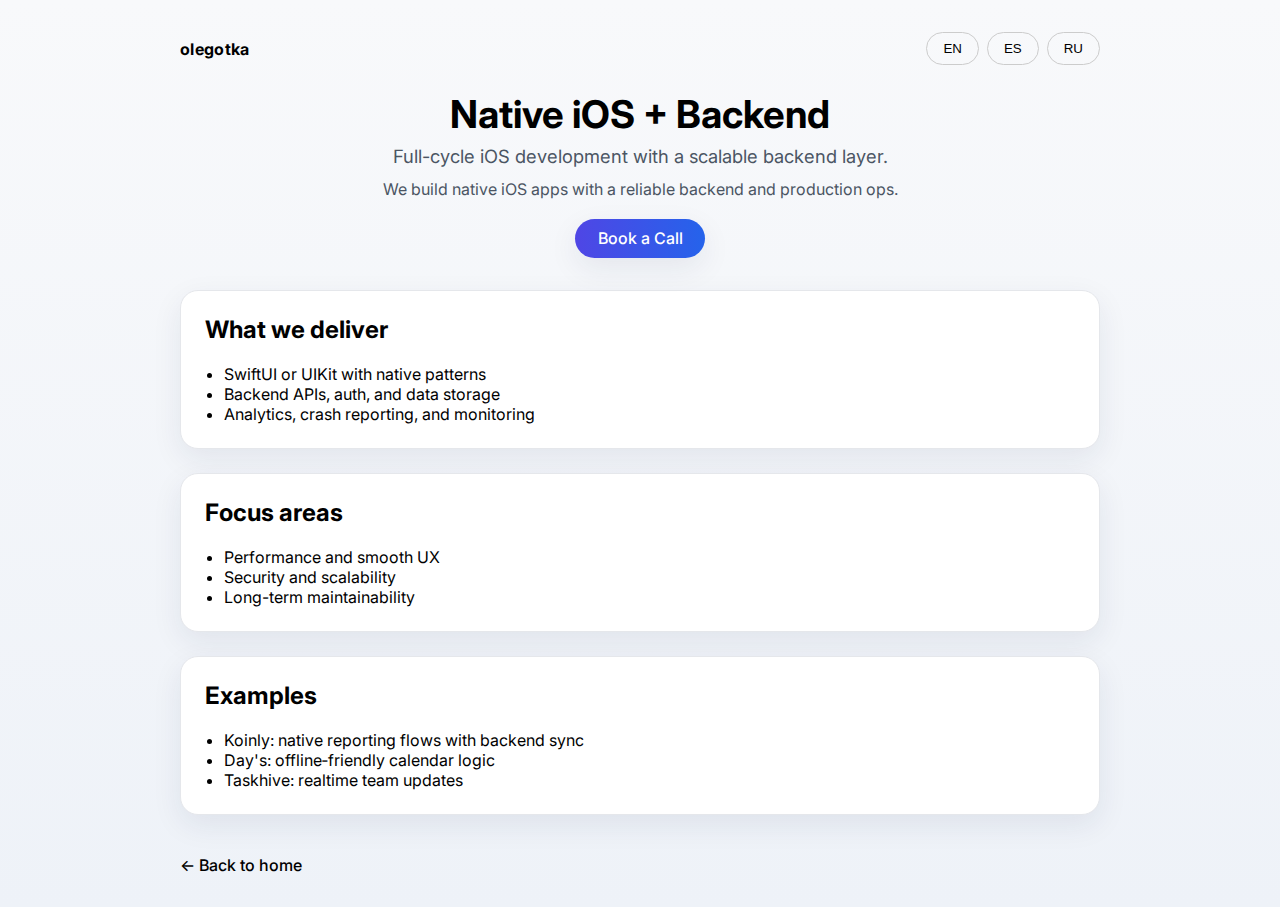
<file: native.html>
<!DOCTYPE html>
<html lang="en">
<head>
  <meta charset="UTF-8" />
  <meta name="viewport" content="width=device-width, initial-scale=1.0" />
  <title>olegotka — Native iOS + Backend</title>
  <link href="https://fonts.googleapis.com/css2?family=Inter:wght@300;500;700&display=swap" rel="stylesheet" />
  <style>
    :root {
      --bg-light: #f8f9fb;
      --text-light: #000;
      --bg-dark: #121212;
      --text-dark: #fff;
      --card-light: #ffffff;
      --card-dark: #1e1e1e;
      --shadow-light: 0 10px 30px rgba(20, 36, 73, 0.08);
      --shadow-dark: 0 10px 30px rgba(0, 0, 0, 0.45);
      --accent: #2563eb;
      --accent-2: #4f46e5;
      --border-light: #e5e7eb;
    }
    body {
      font-family: 'Inter', sans-serif;
      margin: 0;
      background: linear-gradient(180deg, #f8f9fb 0%, #eef2f8 100%);
      color: var(--text-light);
      transition: 0.3s ease all;
    }
    body.dark {
      background: radial-gradient(circle at top, #1b1f2a 0%, #0f1115 60%);
      color: var(--text-dark);
    }
    .container {
      max-width: 920px;
      margin: auto;
      padding: 2rem;
    }
    .topbar {
      display: flex;
      align-items: center;
      justify-content: space-between;
      gap: 1rem;
      margin-bottom: 1.5rem;
    }
    .language-switcher {
      display: flex;
      gap: 0.5rem;
    }
    .language-switcher button {
      border: 1px solid #ccc;
      background: transparent;
      padding: 0.5rem 1rem;
      border-radius: 999px;
      cursor: pointer;
    }
    body.dark .language-switcher button {
      border-color: rgba(255, 255, 255, 0.2);
      color: #e5e7eb;
    }
    .brand {
      display: inline-block;
      font-weight: 700;
      letter-spacing: 0.02em;
      text-decoration: none;
      color: inherit;
    }
    header {
      text-align: center;
      margin-bottom: 2rem;
    }
    h1 {
      font-size: 2.4rem;
      margin-bottom: 0.5rem;
    }
    .subtitle {
      font-size: 1.15rem;
      color: #4b5563;
    }
    body.dark .subtitle {
      color: #cbd5f5;
    }
    .lead {
      max-width: 720px;
      margin: 0.75rem auto 0;
      font-size: 1rem;
      color: #4b5563;
    }
    body.dark .lead {
      color: #cbd5f5;
    }
    .cta-button {
      margin-top: 1.25rem;
      padding: 0.6rem 1.4rem;
      border: none;
      border-radius: 999px;
      font-weight: 500;
      cursor: pointer;
      background: linear-gradient(to right, var(--accent-2), var(--accent));
      color: white;
      text-decoration: none;
      display: inline-block;
      box-shadow: var(--shadow-light);
    }
    .section {
      background: var(--card-light);
      border: 1px solid var(--border-light);
      border-radius: 18px;
      padding: 1.5rem;
      box-shadow: var(--shadow-light);
      margin-bottom: 1.5rem;
    }
    body.dark .section {
      background: var(--card-dark);
      border: 1px solid rgba(255, 255, 255, 0.08);
      box-shadow: var(--shadow-dark);
    }
    .section h2 {
      margin-top: 0;
    }
    .list {
      padding-left: 1.2rem;
      margin: 0.5rem 0 0;
    }
    .back-link {
      display: inline-block;
      margin-top: 1rem;
      text-decoration: none;
      color: inherit;
      font-weight: 500;
    }
  </style>
</head>
<body>
  <div class="container">
    <div class="topbar">
      <a class="brand" href="index.html">olegotka</a>
      <div>
        <span class="language-switcher">
          <button onclick="changeLang('en')">EN</button>
          <button onclick="changeLang('es')">ES</button>
          <button onclick="changeLang('ru')">RU</button>
        </span>
      </div>
    </div>

    <header>
      <h1 data-i18n="title">Native iOS + Backend</h1>
      <div class="subtitle" data-i18n="subtitle">Full-cycle iOS development with a scalable backend layer.</div>
      <p class="lead" data-i18n="lead">We build native iOS apps with a reliable backend and production ops.</p>
      <a class="cta-button" href="https://cal.com/olegotka/first-call" target="_blank" rel="noopener" data-i18n="cta">Book a Call</a>
    </header>

    <div class="section">
      <h2 data-i18n="section1">What we deliver</h2>
      <ul class="list">
        <li data-i18n="point1">SwiftUI or UIKit with native patterns</li>
        <li data-i18n="point2">Backend APIs, auth, and data storage</li>
        <li data-i18n="point3">Analytics, crash reporting, and monitoring</li>
      </ul>
    </div>

    <div class="section">
      <h2 data-i18n="section2">Focus areas</h2>
      <ul class="list">
        <li data-i18n="point4">Performance and smooth UX</li>
        <li data-i18n="point5">Security and scalability</li>
        <li data-i18n="point6">Long-term maintainability</li>
      </ul>
    </div>

    <div class="section">
      <h2 data-i18n="section3">Examples</h2>
      <ul class="list">
        <li data-i18n="point7">Koinly: native reporting flows with backend sync</li>
        <li data-i18n="point8">Day's: offline‑friendly calendar logic</li>
        <li data-i18n="point9">Taskhive: realtime team updates</li>
      </ul>
    </div>

    <a class="back-link" href="index.html" data-i18n="back">← Back to home</a>
  </div>

  <script>
    const translations = {
      en: {


        title: "Native iOS + Backend",
        subtitle: "Full-cycle iOS development with a scalable backend layer.",
        lead: "We build native iOS apps with a reliable backend and production ops.",
        cta: "Book a Call",
        theme: "Toggle theme",
        section1: "What we deliver",
        section2: "Focus areas",
        section3: "Examples",
        point1: "SwiftUI or UIKit with native patterns",
        point2: "Backend APIs, auth, and data storage",
        point3: "Analytics, crash reporting, and monitoring",
        point4: "Performance and smooth UX",
        point5: "Security and scalability",
        point6: "Long-term maintainability",
        back: "← Back to home"
        point7: "Koinly: native reporting flows with backend sync",
        point8: "Day's: offline‑friendly calendar logic",
        point9: "Taskhive: realtime team updates"
      },
      ru: {


        title: "Нативные iOS + бэкенд",
        subtitle: "Полный цикл разработки iOS с устойчивым бэкендом.",
        lead: "Делаем нативные iOS‑приложения с надёжным бэкендом и поддержкой.",
        cta: "Запросить консультацию",
        theme: "Сменить тему",
        section1: "Что мы делаем",
        section2: "Фокус",
        section3: "Примеры",
        point1: "SwiftUI или UIKit с нативными паттернами",
        point2: "API, авторизация и хранение данных",
        point3: "Аналитика, краши и мониторинг",
        point4: "Производительность и плавный UX",
        point5: "Безопасность и масштабируемость",
        point6: "Поддерживаемость в долгую",
        back: "← На главную"
        point7: "Koinly: нативные отчёты и синхронизация",
        point8: "Day's: офлайн‑логика календаря",
        point9: "Taskhive: realtime‑обновления команды"
      },
      es: {


        title: "iOS nativo + backend",
        subtitle: "Desarrollo iOS completo con backend escalable.",
        lead: "Construimos apps iOS nativas con backend estable.",
        cta: "Agendar una llamada",
        theme: "Cambiar tema",
        section1: "Qué entregamos",
        section2: "Enfoque",
        section3: "Ejemplos",
        point1: "SwiftUI o UIKit con patrones nativos",
        point2: "APIs, autenticación y almacenamiento",
        point3: "Analítica, reportes de crash y monitoreo",
        point4: "Rendimiento y UX fluida",
        point5: "Seguridad y escalabilidad",
        point6: "Mantenibilidad a largo plazo",
        back: "← Volver al inicio"
        point7: "Koinly: flujos nativos con sync backend",
        point8: "Day's: lógica de calendario offline",
        point9: "Taskhive: actualizaciones realtime del equipo"
      }
    };

    function changeLang(lang) {
      const t = translations[lang];
      document.querySelectorAll("[data-i18n]").forEach(el => {
        const key = el.getAttribute("data-i18n");
        if (t[key]) {
          el.textContent = t[key];
        }
      });
      document.documentElement.lang = lang;
      localStorage.setItem("lang", lang);
    }


    const savedLang = localStorage.getItem("lang") || "en";
    changeLang(savedLang);

    const mediaQuery = window.matchMedia("(prefers-color-scheme: dark)");
    function applySystemTheme() {
      document.body.classList.toggle("dark", mediaQuery.matches);
    }
    applySystemTheme();
    mediaQuery.addEventListener("change", applySystemTheme);
  </script>
</body>
</html>
</file>
<file: assets/app-landing.css>
@font-face{font-family:'Satoshi';src:url('/assets/fonts/Satoshi-Regular.woff2') format('woff2');font-weight:400;font-style:normal;font-display:swap}
@font-face{font-family:'Satoshi';src:url('/assets/fonts/Satoshi-Medium.woff2') format('woff2');font-weight:500;font-style:normal;font-display:swap}
@font-face{font-family:'Satoshi';src:url('/assets/fonts/Satoshi-Bold.woff2') format('woff2');font-weight:700;font-style:normal;font-display:swap}
@font-face{font-family:'Cabinet Grotesk';src:url('/assets/fonts/CabinetGrotesk-Medium.woff2') format('woff2');font-weight:500;font-style:normal;font-display:swap}
@font-face{font-family:'Cabinet Grotesk';src:url('/assets/fonts/CabinetGrotesk-Bold.woff2') format('woff2');font-weight:700;font-style:normal;font-display:swap}
@font-face{font-family:'Cabinet Grotesk';src:url('/assets/fonts/CabinetGrotesk-ExtraBold.woff2') format('woff2');font-weight:800;font-style:normal;font-display:swap}
@font-face{font-family:'Cabinet Grotesk';src:url('/assets/fonts/CabinetGrotesk-Black.woff2') format('woff2');font-weight:900;font-style:normal;font-display:swap}
:root{--font-d:'Cabinet Grotesk','Inter',sans-serif;--font-b:'Satoshi','Inter',sans-serif;--font-m:'SF Mono','Menlo',monospace;--blue:#2563ff;--purple:#7c3aed;--green:#22d3a0;--cyan:#38bdf8;--grad:linear-gradient(135deg,#2563ff 0%,#7c3aed 100%);--app-grad:linear-gradient(135deg,#2563ff 0%,#38bdf8 48%,#22d3a0 100%);--ease:cubic-bezier(.16,1,.3,1);--tr:200ms cubic-bezier(.16,1,.3,1);--r-sm:6px;--r-md:12px;--r-lg:16px;--r-xl:24px;--r-full:9999px;--cw:1200px;--sec:clamp(5rem,9vw,8rem)}
html[data-theme="dark"]{--bg:#06061a;--bg-alt:#080820;--surface:#0d0d2b;--surface-2:#12123a;--border:rgba(120,100,255,.12);--border-h:rgba(120,100,255,.28);--text:#f0efff;--text-m:#8b8aaa;--text-f:#3a3a5c;--glass:rgba(6,6,26,.86);--ok-bg:rgba(34,211,160,.1);--grad-sub:linear-gradient(135deg,rgba(37,99,255,.12),rgba(124,58,237,.12));color-scheme:dark}
html[data-theme="light"]{--bg:#f7f8ff;--bg-alt:#eef2ff;--surface:#fff;--surface-2:#f5f6ff;--border:rgba(79,70,229,.14);--border-h:rgba(79,70,229,.32);--text:#101225;--text-m:#596078;--text-f:#9aa1b8;--glass:rgba(247,248,255,.86);--ok-bg:rgba(34,211,160,.13);--grad-sub:linear-gradient(135deg,rgba(37,99,255,.1),rgba(124,58,237,.1));color-scheme:light}
*,*::before,*::after{box-sizing:border-box;margin:0;padding:0}html{-webkit-font-smoothing:antialiased;scroll-behavior:smooth;scroll-padding-top:82px}body{font-family:var(--font-b);font-size:1rem;line-height:1.6;color:var(--text);background:var(--bg);min-height:100dvh;overflow-x:hidden}body::before{content:'';position:fixed;inset:0;z-index:0;pointer-events:none;background-image:linear-gradient(rgba(120,100,255,.05) 1px,transparent 1px),linear-gradient(90deg,rgba(120,100,255,.05) 1px,transparent 1px);background-size:48px 48px}body::after{content:'';position:fixed;inset:0;z-index:0;pointer-events:none;background:radial-gradient(ellipse 70% 60% at 18% 10%,rgba(37,99,255,.14),transparent 70%),radial-gradient(ellipse 60% 50% at 84% 78%,rgba(34,211,160,.09),transparent 70%)}h1,h2,h3,h4{font-family:var(--font-d);line-height:1.1;text-wrap:balance}p{text-wrap:pretty;max-width:68ch}a{color:inherit;text-decoration:none}button{cursor:pointer;background:none;border:none;font:inherit;color:inherit}img,svg{display:block;max-width:100%}
.page{position:relative;z-index:1}.container{max-width:var(--cw);margin:0 auto;padding:0 clamp(1.5rem,4vw,3rem)}section{padding:var(--sec) 0}.grad-text{background:var(--app-grad);-webkit-background-clip:text;-webkit-text-fill-color:transparent;background-clip:text}.badge-pill{display:inline-flex;align-items:center;gap:.5rem;font-family:var(--font-m);font-size:.72rem;letter-spacing:.04em;color:var(--green);background:var(--ok-bg);border:1px solid rgba(34,211,160,.2);border-radius:var(--r-full);padding:.25rem .75rem}.dot{width:6px;height:6px;border-radius:50%;background:var(--green);flex-shrink:0;animation:pulse 2s ease-in-out infinite}@keyframes pulse{0%,100%{opacity:1}50%{opacity:.4}}
.btn{display:inline-flex;align-items:center;justify-content:center;gap:.5rem;font-size:.9375rem;font-weight:700;padding:.75rem 1.5rem;border-radius:var(--r-md);min-height:48px;white-space:nowrap;transition:transform var(--tr),box-shadow var(--tr),filter var(--tr),border-color var(--tr),background var(--tr)}.btn:active{transform:scale(.97)}.btn-primary{background:var(--app-grad);color:#fff}.btn-primary:hover{box-shadow:0 6px 24px rgba(37,99,255,.35);filter:brightness(1.07)}.btn-ghost{color:var(--text-m);border:1.5px solid var(--border);background:transparent}.btn-ghost:hover{border-color:var(--border-h);color:var(--text);background:rgba(120,100,255,.06)}
.card{background:var(--surface);border:1px solid var(--border);border-radius:var(--r-xl);padding:2rem;position:relative;overflow:hidden;transition:border-color var(--tr),box-shadow var(--tr),transform var(--tr)}.card::before{content:'';position:absolute;inset:0;background:var(--grad-sub);opacity:0;transition:opacity var(--tr);pointer-events:none}.card:hover{border-color:var(--border-h);transform:translateY(-3px);box-shadow:0 12px 40px rgba(37,99,255,.12),0 0 0 1px rgba(120,100,255,.15)}.card:hover::before{opacity:1}.card>*{position:relative;z-index:1}
nav{position:sticky;top:0;z-index:100;background:var(--glass);backdrop-filter:saturate(180%) blur(16px);-webkit-backdrop-filter:saturate(180%) blur(16px);border-bottom:1px solid var(--border)}.nav-inner{max-width:var(--cw);height:64px;margin:0 auto;padding:0 clamp(1.5rem,4vw,3rem);display:flex;align-items:center;gap:1rem}.logo{font-family:var(--font-d);font-size:1.1rem;font-weight:800;letter-spacing:-.02em}.logo span{background:var(--grad);-webkit-background-clip:text;-webkit-text-fill-color:transparent;background-clip:text}.nav-links{display:flex;gap:.25rem;margin:0 auto}.nav-a{font-size:.9rem;font-weight:600;color:var(--text-m);padding:.375rem .75rem;border-radius:var(--r-sm);transition:color var(--tr),background var(--tr)}.nav-a:hover{color:var(--text);background:rgba(120,100,255,.08)}.nav-right{display:flex;align-items:center;gap:.75rem}.lang-sw{display:flex;align-items:center;gap:3px}.lang-btn{font-family:var(--font-m);font-size:10px;font-weight:500;color:var(--text-m);padding:3px 8px;border-radius:var(--r-full);border:1px solid var(--border);transition:all var(--tr)}.lang-btn.active{background:var(--grad);color:#fff;border-color:transparent}
.hero{min-height:calc(100vh - 64px);display:flex;align-items:center;padding:clamp(5rem,9vw,8rem) 0}.hero-grid{display:grid;grid-template-columns:minmax(0,1fr) minmax(300px,430px);gap:clamp(2rem,7vw,6rem);align-items:center}.app-kicker{display:flex;align-items:center;gap:.875rem;margin-bottom:1.25rem}.app-icon{width:64px;height:64px;border-radius:18px;background:var(--app-grad);display:grid;place-items:center;box-shadow:0 18px 50px rgba(37,99,255,.25);overflow:hidden}.app-icon img{width:100%;height:100%;object-fit:cover}.app-icon-fallback{width:30px;height:30px;border:2px solid rgba(255,255,255,.78);border-radius:50% 50% 50% 12%;transform:rotate(-28deg)}.app-label{font-family:var(--font-m);font-size:.68rem;color:var(--text-f);letter-spacing:.1em;text-transform:uppercase}.hero-h1{font-size:clamp(3rem,.5rem + 6vw,6.7rem);font-weight:900;letter-spacing:-.03em;line-height:.98;margin-bottom:1.35rem}.hero-sub{font-size:clamp(1.125rem,1rem + .55vw,1.35rem);color:var(--text-m);max-width:54ch;margin-bottom:2rem}.hero-actions{display:flex;flex-wrap:wrap;gap:1rem;margin-bottom:2.5rem}.hero-points{display:flex;flex-wrap:wrap;gap:.5rem}.tag{display:inline-flex;align-items:center;font-family:var(--font-m);font-size:11px;color:var(--text-m);background:rgba(120,100,255,.08);border:1px solid var(--border);border-radius:var(--r-full);padding:2px .625rem;white-space:nowrap}
.device-wrap{position:relative;min-height:560px;display:grid;place-items:center}.device-halo{position:absolute;width:min(76vw,460px);aspect-ratio:1;border-radius:50%;background:radial-gradient(circle,rgba(37,99,255,.18),transparent 68%);filter:blur(2px)}.phone{width:min(76vw,310px);aspect-ratio:9/19;border:1px solid var(--border-h);border-radius:42px;background:linear-gradient(160deg,var(--surface-2),var(--surface));padding:12px;box-shadow:0 34px 90px rgba(0,0,0,.32);position:relative}.phone::before{content:'';position:absolute;top:10px;left:50%;width:88px;height:24px;transform:translateX(-50%);border-radius:var(--r-full);background:var(--bg);z-index:3}.phone-screen{height:100%;border-radius:32px;border:1px solid var(--border);background:linear-gradient(180deg,rgba(37,99,255,.14),transparent 42%),var(--bg);overflow:hidden;position:relative}.phone-screen img{width:100%;height:100%;object-fit:cover}.phone-placeholder{height:100%;padding:3.2rem 1rem 1rem;display:grid;gap:.8rem;background:linear-gradient(145deg,rgba(37,99,255,.16),rgba(34,211,160,.08)),var(--bg)}.placeholder-card{border:1px solid var(--border);border-radius:18px;background:var(--surface);min-height:80px}.placeholder-line{height:12px;border-radius:var(--r-full);background:var(--text);opacity:.25}.placeholder-block{border-radius:18px;background:var(--surface);border:1px solid var(--border);min-height:170px}
.sec-head{margin-bottom:3rem}.sec-pre{font-family:var(--font-m);font-size:.68rem;color:var(--text-f);letter-spacing:.1em;text-transform:uppercase;margin-bottom:.75rem;display:block}.sec-h2{font-size:clamp(2rem,1.2rem + 2.5vw,3.2rem);font-weight:800;letter-spacing:-.025em;margin-bottom:1rem}.sec-sub{font-size:1rem;color:var(--text-m);max-width:52ch}.features-grid{display:grid;grid-template-columns:repeat(3,1fr);gap:1.25rem}.feature-icon,.step-num{width:44px;height:44px;border-radius:.75rem;background:var(--grad-sub);border:1px solid var(--border);display:grid;place-items:center;margin-bottom:1.25rem;font-family:var(--font-d);font-weight:800;color:var(--text)}.card-title{font-family:var(--font-d);font-size:1.2rem;font-weight:700;letter-spacing:-.02em;margin-bottom:.5rem}.card-text{font-size:.9375rem;color:var(--text-m);line-height:1.55}
#preview,#use-cases{background:var(--bg-alt)}.shots-grid{display:grid;grid-template-columns:repeat(4,1fr);gap:1.25rem}.shot-card{min-height:440px;border-radius:var(--r-xl);border:1px solid var(--border);background:var(--surface);padding:1rem;overflow:hidden;position:relative}.shot-phone{height:100%;border-radius:28px;border:1px solid var(--border-h);background:var(--bg);padding:8px;overflow:hidden}.shot-phone img{width:100%;height:100%;object-fit:cover;border-radius:22px}.shot-caption{position:absolute;left:1.25rem;right:1.25rem;bottom:1.25rem;font-family:var(--font-m);font-size:.68rem;color:var(--text-f);letter-spacing:.08em;text-transform:uppercase}.steps-grid,.use-grid{display:grid;grid-template-columns:repeat(3,1fr);gap:1.25rem}.use-grid{grid-template-columns:repeat(5,1fr)}.faq-list{display:grid;grid-template-columns:1fr 1fr;gap:1rem}details{background:var(--surface);border:1px solid var(--border);border-radius:var(--r-lg);padding:1.25rem;transition:border-color var(--tr),background var(--tr)}details:hover,details[open]{border-color:var(--border-h);background:var(--surface-2)}summary{cursor:pointer;font-weight:700;list-style:none;display:flex;justify-content:space-between;gap:1rem}summary::-webkit-details-marker{display:none}summary::after{content:'+';font-family:var(--font-m);color:var(--text-f)}details[open] summary::after{content:'-'}details p{margin-top:.75rem;color:var(--text-m);font-size:.9375rem}.disclaimer{margin-top:1.25rem;font-size:.9rem;color:var(--text-m);border:1px solid var(--border);border-radius:var(--r-lg);padding:1rem;background:rgba(120,100,255,.05)}
.final-cta{text-align:center;background:radial-gradient(ellipse 80% 60% at 50% 0%,rgba(37,99,255,.12),transparent 70%)}.cta-inner{max-width:760px;margin:0 auto;padding:0 clamp(1.5rem,4vw,3rem);display:flex;flex-direction:column;align-items:center;gap:1.75rem}.cta-h2{font-size:clamp(2rem,1rem + 4vw,4.5rem);font-weight:900;letter-spacing:-.03em}footer{padding:2.5rem 0;border-top:1px solid var(--border);background:rgba(6,6,26,.95)}.footer-inner{max-width:var(--cw);margin:0 auto;padding:0 clamp(1.5rem,4vw,3rem);display:grid;grid-template-columns:1fr auto auto;align-items:center;gap:1.5rem}.f-logo{font-family:var(--font-d);font-size:1.05rem;font-weight:800;letter-spacing:-.02em}.f-links{display:flex;gap:1.25rem;flex-wrap:wrap}.f-link,.f-copy{font-size:.875rem;color:var(--text-m)}.f-copy{font-family:var(--font-m);font-size:.68rem;color:var(--text-f)}.reveal{opacity:0;transform:translateY(18px);transition:opacity 550ms var(--ease),transform 550ms var(--ease)}.reveal.in{opacity:1;transform:none}
@media(max-width:1080px){.shots-grid{grid-template-columns:repeat(2,1fr)}.use-grid{grid-template-columns:repeat(3,1fr)}}@media(max-width:980px){.hero-grid{grid-template-columns:1fr}.device-wrap{min-height:500px}.features-grid,.steps-grid{grid-template-columns:1fr 1fr}.footer-inner{grid-template-columns:1fr}}@media(max-width:680px){.nav-inner{height:auto;min-height:64px;display:grid;grid-template-columns:1fr auto;gap:.75rem;padding:.8rem 1rem}.nav-links{grid-column:1/-1;order:3;overflow:auto;margin:0;padding-bottom:.1rem}.nav-a{white-space:nowrap}.nav-right{justify-content:flex-end;gap:.5rem}.hero{padding-top:4rem}.hero-actions .btn{width:100%}.device-wrap{min-height:420px}.phone{width:min(78vw,270px)}.features-grid,.steps-grid,.use-grid,.faq-list,.shots-grid{grid-template-columns:1fr}.shot-card{min-height:430px}.card{padding:1.5rem}.lang-btn{min-width:34px;padding:3px 7px}.nav-right .btn{padding:.5rem .8rem;min-height:36px;font-size:.8rem}}
</file>
<file: styles.css>
:root {
  --bg: #f7f8fb;
  --bg-alt: #eef2f8;
  --text: #0b1220;
  --muted: #5b6472;
  --card: #ffffff;
  --border: #e4e8f0;
  --accent: #2563eb;
  --accent-2: #4f46e5;
  --shadow: 0 14px 40px rgba(17, 24, 39, 0.08);
}

body.dark {
  --bg: #0f1115;
  --bg-alt: #151822;
  --text: #f3f4f6;
  --muted: #c3c7d3;
  --card: #151821;
  --border: rgba(255, 255, 255, 0.08);
  --shadow: 0 18px 50px rgba(0, 0, 0, 0.5);
}

* {
  box-sizing: border-box;
}

html {
  scroll-behavior: smooth;
}

body {
  margin: 0;
  font-family: "Inter", system-ui, -apple-system, sans-serif;
  color: var(--text);
  background: radial-gradient(circle at top, #ffffff, var(--bg));
}

body.dark {
  background: radial-gradient(circle at top, #1c2130, var(--bg));
}

a {
  color: inherit;
  text-decoration: none;
}

a:focus-visible,
button:focus-visible,
input:focus-visible,
textarea:focus-visible {
  outline: 2px solid var(--accent);
  outline-offset: 2px;
}

.topbar {
  position: sticky;
  top: 0;
  z-index: 100;
  background: rgba(247, 248, 251, 0.85);
  backdrop-filter: blur(10px);
  border-bottom: 1px solid var(--border);
}

body.dark .topbar {
  background: rgba(15, 17, 21, 0.9);
}

.nav-inner {
  max-width: 1200px;
  margin: 0 auto;
  padding: 0.75rem 1.5rem;
  display: flex;
  align-items: center;
  justify-content: space-between;
  gap: 1rem;
}

.logo {
  font-size: 1.2rem;
  font-weight: 700;
  letter-spacing: 0.03em;
}

.nav-links {
  display: flex;
  gap: 1rem;
  font-size: 0.95rem;
  color: var(--muted);
}

.nav-links a:hover {
  color: var(--text);
}

.nav-actions {
  display: flex;
  align-items: center;
  gap: 0.75rem;
}

.theme-toggle {
  border: 1px solid var(--border);
  background: transparent;
  padding: 0.4rem 0.8rem;
  border-radius: 999px;
  cursor: pointer;
  color: var(--muted);
}

.lang-switch button {
  border: 1px solid var(--border);
  background: transparent;
  padding: 0.35rem 0.75rem;
  border-radius: 999px;
  cursor: pointer;
  color: var(--muted);
}

.btn {
  border-radius: 999px;
  padding: 0.6rem 1.2rem;
  font-weight: 600;
  display: inline-flex;
  align-items: center;
  justify-content: center;
  gap: 0.4rem;
  transition: transform 0.2s ease, box-shadow 0.2s ease;
}

.btn:hover {
  transform: translateY(-2px);
}

.btn-primary {
  background: linear-gradient(120deg, var(--accent-2), var(--accent));
  color: #fff;
  box-shadow: var(--shadow);
}

.btn-secondary {
  border: 1px solid var(--border);
  background: var(--card);
}

.btn-ghost {
  border: 1px solid transparent;
  color: var(--muted);
}

.hero {
  max-width: 1200px;
  margin: 0 auto;
  padding: 4rem 1.5rem 3rem;
  display: grid;
  grid-template-columns: repeat(auto-fit, minmax(280px, 1fr));
  gap: 2rem;
  align-items: center;
}

.eyebrow {
  font-size: 0.9rem;
  color: var(--muted);
  text-transform: uppercase;
  letter-spacing: 0.2em;
}

.hero h1 {
  font-size: clamp(2.2rem, 5vw, 3.4rem);
  margin: 0.75rem 0;
}

.hero-subtitle {
  font-size: 1.1rem;
  color: var(--muted);
}

.hero-actions {
  display: flex;
  flex-wrap: wrap;
  gap: 1rem;
  margin: 1.5rem 0;
}

.hero-badges {
  display: flex;
  flex-wrap: wrap;
  gap: 0.75rem;
  color: var(--muted);
}

.hero-badges span {
  background: var(--card);
  border: 1px solid var(--border);
  padding: 0.4rem 0.8rem;
  border-radius: 999px;
}

.hero-visual {
  display: flex;
  justify-content: center;
}

.mockup-card {
  background: var(--card);
  border-radius: 28px;
  padding: 1.5rem;
  border: 1px solid var(--border);
  box-shadow: var(--shadow);
  text-align: center;
}

.mockup-card img {
  max-width: 260px;
  width: 100%;
  height: auto;
  display: block;
  margin: 0 auto 1rem;
}

.trust-strip {
  border-top: 1px solid var(--border);
  border-bottom: 1px solid var(--border);
  background: var(--bg-alt);
}

.trust-inner {
  max-width: 1200px;
  margin: 0 auto;
  padding: 1rem 1.5rem;
  display: flex;
  flex-wrap: wrap;
  gap: 1rem;
  justify-content: center;
  color: var(--muted);
}

.section {
  max-width: 1200px;
  margin: 0 auto;
  padding: 3.5rem 1.5rem;
}

.section-header {
  text-align: center;
  margin-bottom: 2.5rem;
}

.section-header h2 {
  font-size: clamp(1.8rem, 3.5vw, 2.4rem);
  margin-bottom: 0.5rem;
}

.section-header p {
  color: var(--muted);
}

.cards-grid {
  display: grid;
  grid-template-columns: repeat(auto-fit, minmax(250px, 1fr));
  gap: 1.5rem;
}

.card {
  background: var(--card);
  border: 1px solid var(--border);
  padding: 1.5rem;
  border-radius: 24px;
  box-shadow: var(--shadow);
  transition: transform 0.2s ease, box-shadow 0.2s ease;
}

.card:hover {
  transform: translateY(-4px);
}

.card h3 {
  margin-top: 0;
}

.card ul {
  padding-left: 1.2rem;
}

.card .price {
  color: var(--accent);
  font-weight: 700;
}

.card .mini {
  font-size: 0.9rem;
  color: var(--muted);
}

.steps {
  display: grid;
  grid-template-columns: repeat(auto-fit, minmax(220px, 1fr));
  gap: 1.5rem;
}

.step {
  background: var(--card);
  border: 1px solid var(--border);
  border-radius: 24px;
  padding: 1.5rem;
}

.step-number {
  font-weight: 700;
  color: var(--accent);
}

.project img {
  width: 100%;
  border-radius: 16px;
  margin-bottom: 1rem;
}

.project-actions {
  display: flex;
  flex-wrap: wrap;
  gap: 0.75rem;
  margin-top: 1rem;
}

.trusted {
  margin-top: 2rem;
  text-align: center;
}

.trusted-logos {
  margin-top: 1rem;
  display: flex;
  justify-content: center;
  flex-wrap: wrap;
  gap: 0.75rem;
}

.placeholder {
  border: 1px dashed var(--border);
  border-radius: 999px;
  padding: 0.4rem 0.9rem;
  color: var(--muted);
}

.faq-grid {
  display: grid;
  gap: 1rem;
  max-width: 900px;
  margin: 0 auto;
}

.faq-grid details {
  background: var(--card);
  border: 1px solid var(--border);
  border-radius: 18px;
  padding: 1rem 1.2rem;
}

.contact-grid {
  display: grid;
  grid-template-columns: repeat(auto-fit, minmax(260px, 1fr));
  gap: 2rem;
}

.contact-card {
  background: var(--card);
  border: 1px solid var(--border);
  border-radius: 24px;
  padding: 1.5rem;
  box-shadow: var(--shadow);
}

.contact-actions,
.contact-links {
  display: flex;
  flex-wrap: wrap;
  gap: 0.75rem;
  margin-top: 1rem;
}

.contact-form {
  display: flex;
  flex-direction: column;
  gap: 0.8rem;
}

.contact-form input,
.contact-form textarea {
  border-radius: 12px;
  border: 1px solid var(--border);
  padding: 0.7rem 0.9rem;
  font-size: 1rem;
  background: var(--card);
  color: var(--text);
}

.form-note {
  font-size: 0.85rem;
  color: var(--muted);
}

.footer {
  border-top: 1px solid var(--border);
  padding: 2rem 1.5rem;
  background: var(--bg-alt);
}

.footer-inner {
  max-width: 1200px;
  margin: 0 auto;
  display: flex;
  flex-wrap: wrap;
  gap: 1rem;
  align-items: center;
  justify-content: space-between;
}

.footer-links,
.footer-social {
  display: flex;
  gap: 1rem;
  color: var(--muted);
}

@media (max-width: 900px) {
  .nav-links {
    display: none;
  }
  .nav-inner {
    flex-wrap: wrap;
    justify-content: space-between;
  }
}

@media (max-width: 640px) {
  .nav-actions {
    width: 100%;
    flex-wrap: wrap;
    justify-content: flex-end;
  }
  .hero {
    padding-top: 3rem;
  }
  .hero-actions {
    flex-direction: column;
    align-items: stretch;
  }
}
</file>
<file: style.css>
/* Общие стили */
body {
    margin: 0;
    padding: 0;
    font-family: 'Inter', sans-serif;
    color: white;
    background: linear-gradient(120deg, #1a1a1a, #000000);
    background-size: 400% 400%;
    animation: gradient 10s infinite;
    position: relative;
}

header {
    text-align: center;
    padding: 50px 20px;
}

header h1 {
    font-size: 3.5rem;
    margin: 0;
}

header p {
    font-size: 1.2rem;
    margin: 10px 0 30px;
}

nav {
    text-align: center;
    margin-top: 20px;
}

nav a {
    color: #00aaff;
    text-decoration: none;
    margin: 0 15px;
    font-size: 1rem;
    border-bottom: 1px solid transparent;
}

nav a:hover {
    border-bottom: 1px solid #00aaff;
}

section {
    max-width: 800px;
    margin: 50px auto;
    padding: 20px;
}

footer {
    text-align: center;
    padding: 20px;
    background: #111;
    margin-top: 50px;
}

footer a {
    color: #00aaff;
    text-decoration: none;
}

/* Анимация градиента */
@keyframes gradient {
    0% { background-position: 0% 50%; }
    50% { background-position: 100% 50%; }
    100% { background-position: 0% 50%; }
}

/* Стили звезд */
.star {
    position: absolute;
    background: white;
    border-radius: 50%;
    animation: twinkle 5s infinite;
    opacity: 0.8;
}

@keyframes twinkle {
    0%, 100% {
        opacity: 0.5;
        transform: scale(1);
    }
    50% {
        opacity: 1;
        transform: scale(1.5);
    }
}

/* Стили карточек */
.projects, .skills {
    display: grid;
    grid-template-columns: repeat(auto-fit, minmax(300px, 1fr));
    gap: 20px;
}

.card {
    background: #222;
    border-radius: 10px;
    padding: 20px;
    box-shadow: 0 4px 6px rgba(0, 0, 0, 0.2);
    transition: transform 0.3s ease, box-shadow 0.3s ease;
}

.card:hover {
    transform: translateY(-10px) scale(1.05);
    box-shadow: 0 8px 15px rgba(0, 0, 0, 0.3);
}

.card h3 {
    margin: 0;
    font-size: 1.5rem;
    color: #fff;
}

.card p {
    font-size: 1rem;
    color: #ddd;
    margin-top: 10px;
}

.card a {
    color: #00aaff;
    text-decoration: none;
    font-weight: bold;
}

.card a:hover {
    text-decoration: underline;
}
</file>
